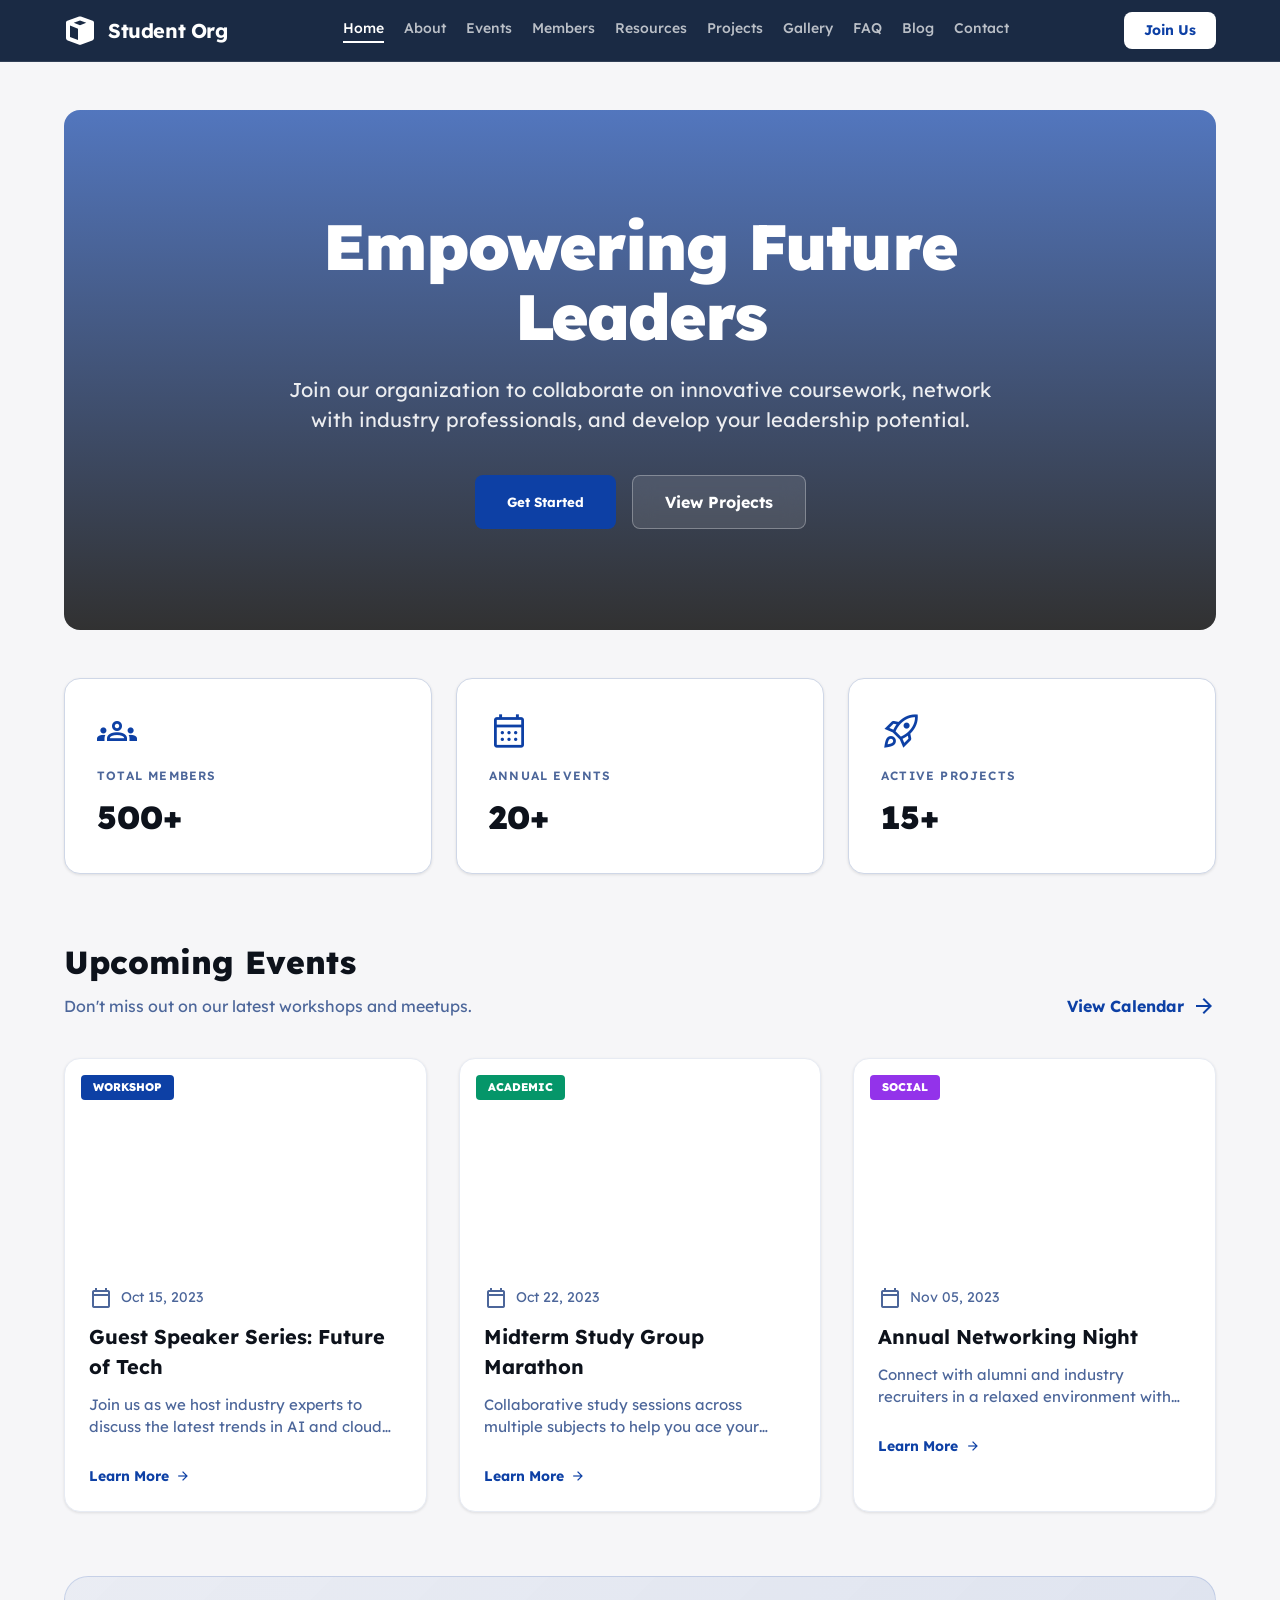
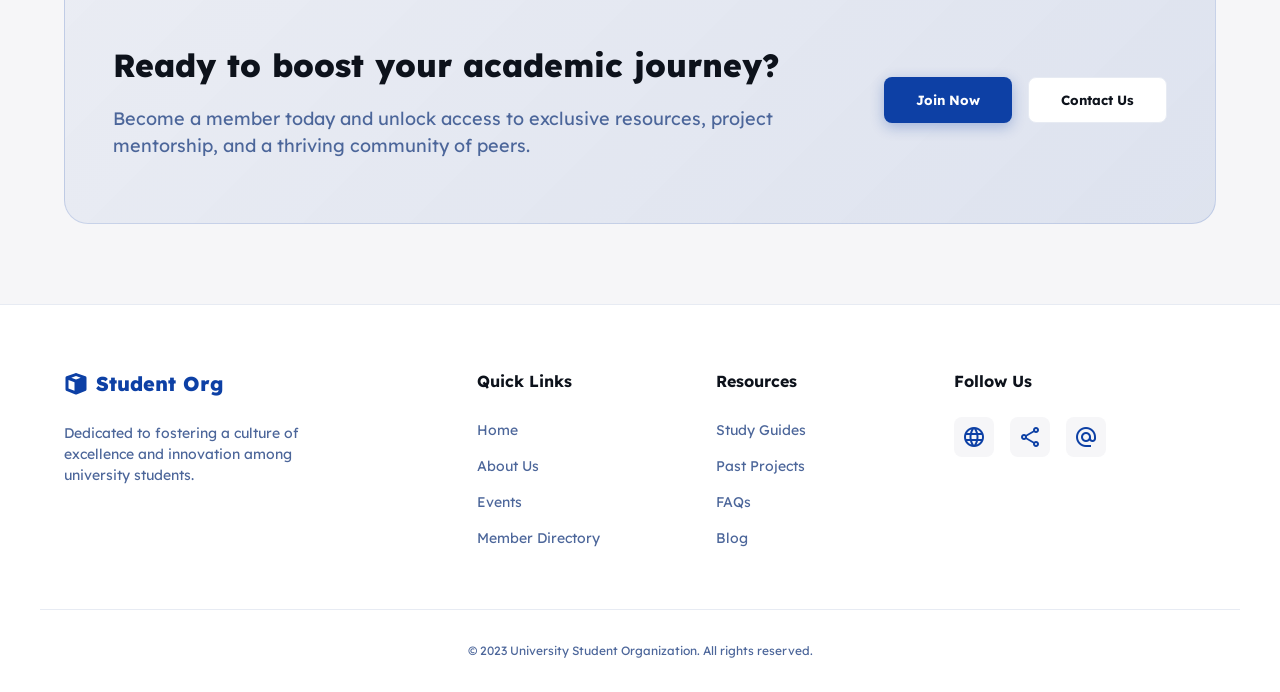
<file: index.html>
<!doctype html>
<html lang="en">
  <head>
    <meta charset="utf-8" />
    <meta content="width=device-width, initial-scale=1.0" name="viewport" />
    <title>Home - Student Org</title>
    <link
      href="https://fonts.googleapis.com/css2?family=Lexend:wght@300;400;500;600;700&amp;display=swap"
      rel="stylesheet"
    />
    <link
      href="https://fonts.googleapis.com/css2?family=Material+Symbols+Outlined:wght,FILL@100..700,0..1&amp;display=swap"
      rel="stylesheet"
    />
    <link rel="stylesheet" href="style/index.css" />
  </head>
  <body>
    <!-- Header Section-->
    <header class="header">
      <div class="container nav-container">
        <div class="logo-area">
          <svg
            class="logo-svg"
            viewBox="0 0 48 48"
            xmlns="http://www.w3.org/2000/svg"
          >
            <path
              clip-rule="evenodd"
              d="M24 18.4228L42 11.475V34.3663C42 34.7796 41.7457 35.1504 41.3601 35.2992L24 42V18.4228Z"
              fill-rule="evenodd"
            ></path>
            <path
              clip-rule="evenodd"
              d="M24 8.18819L33.4123 11.574L24 15.2071L14.5877 11.574L24 8.18819ZM9 15.8487L21 20.4805V37.6263L9 32.9945V15.8487ZM27 37.6263V20.4805L39 15.8487V32.9945L27 37.6263ZM25.354 2.29885C24.4788 1.98402 23.5212 1.98402 22.646 2.29885L4.98454 8.65208C3.7939 9.08038 3 10.2097 3 11.475V34.3663C3 36.0196 4.01719 37.5026 5.55962 38.098L22.9197 44.7987C23.6149 45.0671 24.3851 45.0671 25.0803 44.7987L42.4404 38.098C43.9828 37.5026 45 36.0196 45 34.3663V11.475C45 10.2097 44.2061 9.08038 43.0155 8.65208L25.354 2.29885Z"
              fill-rule="evenodd"
            ></path>
          </svg>
          <a class="logo-text" href="index.html">Student Org</a>
        </div>
        <nav class="nav-links" id="mobileNav">
          <a class="nav-link active" href="index.html">Home</a>
          <a class="nav-link" href="./aboutus">About</a>
          <a class="nav-link" href="./eventscalendar">Events</a>
          <a class="nav-link" href="./committee">Members</a>
          <a class="nav-link" href="./academicRepository">Resources</a>
          <a class="nav-link" href="./projects">Projects</a>
          <a class="nav-link" href="./gallery">Gallery</a>
          <a class="nav-link" href="./faq">FAQ</a>
          <a class="nav-link" href="./new&announcement">Blog</a>
          <a class="nav-link" href="./contactus">Contact</a>
        </nav>
        <div class="nav-actions">
          <a class="btn-join" href="./becomemember/">Join Us</a>
          <button
            class="menu-toggle"
            style="background: none; color: white; display: none"
          >
            <span class="material-symbols-outlined">menu</span>
          </button>
        </div>
      </div>
    </header>

    <div class="nav-overlay" id="navOverlay"></div>

    <!-- hero container section-->
    <main class="container">
      <section class="hero">
        <div class="hero-banner">
          <div class="hero-content">
            <h1 class="hero-title">Empowering Future Leaders</h1>
            <p class="hero-description">
              Join our organization to collaborate on innovative coursework,
              network with industry professionals, and develop your leadership
              potential.
            </p>
            <div class="hero-btns">
              <button class="btn-primary">Get Started</button>
              <a class="btn-outline" href="/projects">View Projects</a>
            </div>
          </div>
        </div>
      </section>
      <section class="stats-grid">
        <div class="stat-card">
          <span class="material-symbols-outlined stat-icon">groups</span>
          <p class="stat-label">Total Members</p>
          <p class="stat-value">500+</p>
        </div>
        <div class="stat-card">
          <span class="material-symbols-outlined stat-icon"
            >calendar_month</span
          >
          <p class="stat-label">Annual Events</p>
          <p class="stat-value">20+</p>
        </div>
        <div class="stat-card">
          <span class="material-symbols-outlined stat-icon">rocket_launch</span>
          <p class="stat-label">Active Projects</p>
          <p class="stat-value">15+</p>
        </div>
      </section>
      <section id="events">
        <div class="section-header">
          <div>
            <h2 class="section-title">Upcoming Events</h2>
            <p class="section-subtitle">
              Don't miss out on our latest workshops and meetups.
            </p>
          </div>
          <a class="view-all" href="./eventscalendar/"
            >View Calendar
            <span class="material-symbols-outlined">arrow_forward</span></a
          >
        </div>
        <div class="events-grid">
          <article class="event-card">
            <div
              class="event-image"
              style="
                background-image: url(&quot;https://lh3.googleusercontent.com/aida-public/[base64]&quot;);
              "
            >
              <span class="event-badge">Workshop</span>
            </div>
            <div class="event-body">
              <div class="event-meta">
                <span class="material-symbols-outlined">calendar_today</span>
                <span>Oct 15, 2023</span>
              </div>
              <h3 class="event-title">Guest Speaker Series: Future of Tech</h3>
              <p class="event-desc">
                Join us as we host industry experts to discuss the latest trends
                in AI and cloud computing.
              </p>
              <a class="event-link" href="#"
                >Learn More
                <span class="material-symbols-outlined" style="font-size: 1rem"
                  >arrow_forward</span
                ></a
              >
            </div>
          </article>
          <article class="event-card">
            <div
              class="event-image"
              style="
                background-image: url(&quot;https://lh3.googleusercontent.com/aida-public/[base64]&quot;);
              "
            >
              <span class="event-badge" style="background-color: #059669"
                >Academic</span
              >
            </div>
            <div class="event-body">
              <div class="event-meta">
                <span class="material-symbols-outlined">calendar_today</span>
                <span>Oct 22, 2023</span>
              </div>
              <h3 class="event-title">Midterm Study Group Marathon</h3>
              <p class="event-desc">
                Collaborative study sessions across multiple subjects to help
                you ace your midterms.
              </p>
              <a class="event-link" href="#"
                >Learn More
                <span class="material-symbols-outlined" style="font-size: 1rem"
                  >arrow_forward</span
                ></a
              >
            </div>
          </article>
          <article class="event-card">
            <div
              class="event-image"
              style="
                background-image: url(&quot;https://lh3.googleusercontent.com/aida-public/[base64]&quot;);
              "
            >
              <span class="event-badge" style="background-color: #9333ea"
                >Social</span
              >
            </div>
            <div class="event-body">
              <div class="event-meta">
                <span class="material-symbols-outlined">calendar_today</span>
                <span>Nov 05, 2023</span>
              </div>
              <h3 class="event-title">Annual Networking Night</h3>
              <p class="event-desc">
                Connect with alumni and industry recruiters in a relaxed
                environment with refreshments.
              </p>
              <a class="event-link" href="#"
                >Learn More
                <span class="material-symbols-outlined" style="font-size: 1rem"
                  >arrow_forward</span
                ></a
              >
            </div>
          </article>
        </div>
      </section>
      <section class="cta-box">
        <div class="cta-content">
          <h3 class="cta-title">Ready to boost your academic journey?</h3>
          <p class="cta-text">
            Become a member today and unlock access to exclusive resources,
            project mentorship, and a thriving community of peers.
          </p>
        </div>
        <div class="cta-actions">
          <button
            class="btn-primary"
            style="box-shadow: 0 4px 14px rgba(13, 64, 165, 0.3)"
          >
            Join Now
          </button>
          <button
            id="contactBtn"
            class="btn-outline"
            style="
              color: var(--text-main);
              border-color: var(--border-color);
              background: var(--white);
            "
            onclick="goToContact()"
          >
            Contact Us
          </button>
        </div>
      </section>
    </main>

    <!-- Footer Section -->
    <footer class="footer">
      <div class="container footer-grid">
        <div>
          <div class="footer-logo">
            <svg
              fill="currentColor"
              style="width: 24px; height: 24px"
              viewBox="0 0 48 48"
            >
              <path
                clip-rule="evenodd"
                d="M24 18.4228L42 11.475V34.3663C42 34.7796 41.7457 35.1504 41.3601 35.2992L24 42V18.4228Z"
                fill-rule="evenodd"
              ></path>
              <path
                clip-rule="evenodd"
                d="M24 8.18819L33.4123 11.574L24 15.2071L14.5877 11.574L24 8.18819ZM9 15.8487L21 20.4805V37.6263L9 32.9945V15.8487ZM27 37.6263V20.4805L39 15.8487V32.9945L27 37.6263ZM25.354 2.29885C24.4788 1.98402 23.5212 1.98402 22.646 2.29885L4.98454 8.65208C3.7939 9.08038 3 10.2097 3 11.475V34.3663C3 36.0196 4.01719 37.5026 5.55962 38.098L22.9197 44.7987C23.6149 45.0671 24.3851 45.0671 25.0803 44.7987L42.4404 38.098C43.9828 37.5026 45 36.0196 45 34.3663V11.475C45 10.2097 44.2061 9.08038 43.0155 8.65208L25.354 2.29885Z"
                fill-rule="evenodd"
              ></path>
            </svg>
            Student Org
          </div>
          <p class="footer-tagline">
            Dedicated to fostering a culture of excellence and innovation among
            university students.
          </p>
        </div>
        <div>
          <h4 class="footer-heading">Quick Links</h4>
          <ul class="footer-list">
            <li class="footer-item">
              <a class="footer-link" href="./index.html">Home</a>
            </li>
            <li class="footer-item">
              <a class="footer-link" href="./aboutus">About Us</a>
            </li>
            <li class="footer-item">
              <a class="footer-link" href="./eventscalendar/">Events</a>
            </li>
            <li class="footer-item">
              <a class="footer-link" href="./committee/">Member Directory</a>
            </li>
          </ul>
        </div>
        <div>
          <h4 class="footer-heading">Resources</h4>
          <ul class="footer-list">
            <li class="footer-item">
              <a class="footer-link" href="./academicRepository"
                >Study Guides</a
              >
            </li>
            <li class="footer-item">
              <a class="footer-link" href="./projects">Past Projects</a>
            </li>
            <li class="footer-item">
              <a class="footer-link" href="./faq">FAQs</a>
            </li>
            <li class="footer-item">
              <a class="footer-link" href="#">Blog</a>
            </li>
          </ul>
        </div>
        <div>
          <h4 class="footer-heading">Follow Us</h4>
          <div class="social-icons">
            <a class="social-btn" href="#"
              ><span class="material-symbols-outlined">language</span></a
            >
            <a class="social-btn" href="#"
              ><span class="material-symbols-outlined">share</span></a
            >
            <a class="social-btn" href="#"
              ><span class="material-symbols-outlined">alternate_email</span></a
            >
          </div>
        </div>
      </div>
      <div class="container copyright">
        © 2023 University Student Organization. All rights reserved.
      </div>
    </footer>
    <script>
      document
        .getElementById("contactBtn")
        .addEventListener("click", function () {
          window.location.href = "contactus";
        });
    </script>
  </body>
</html>
</file>
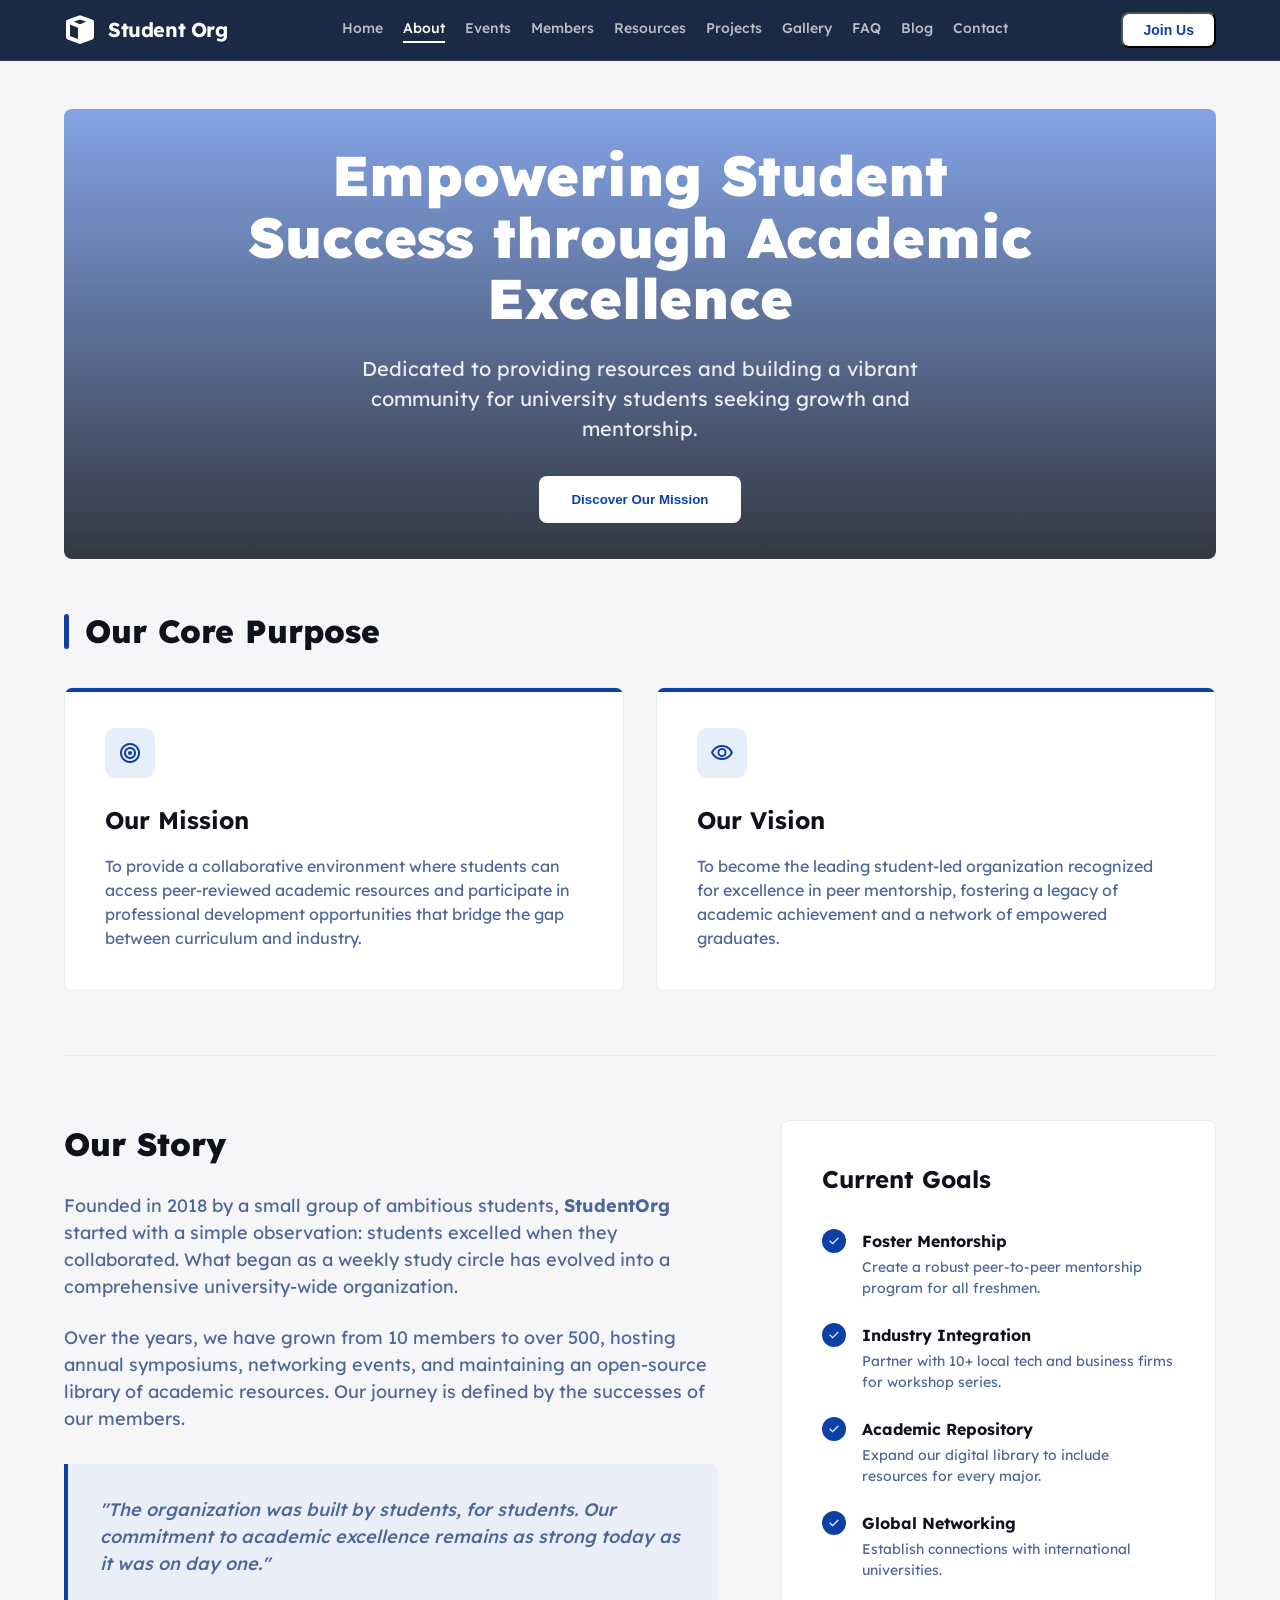
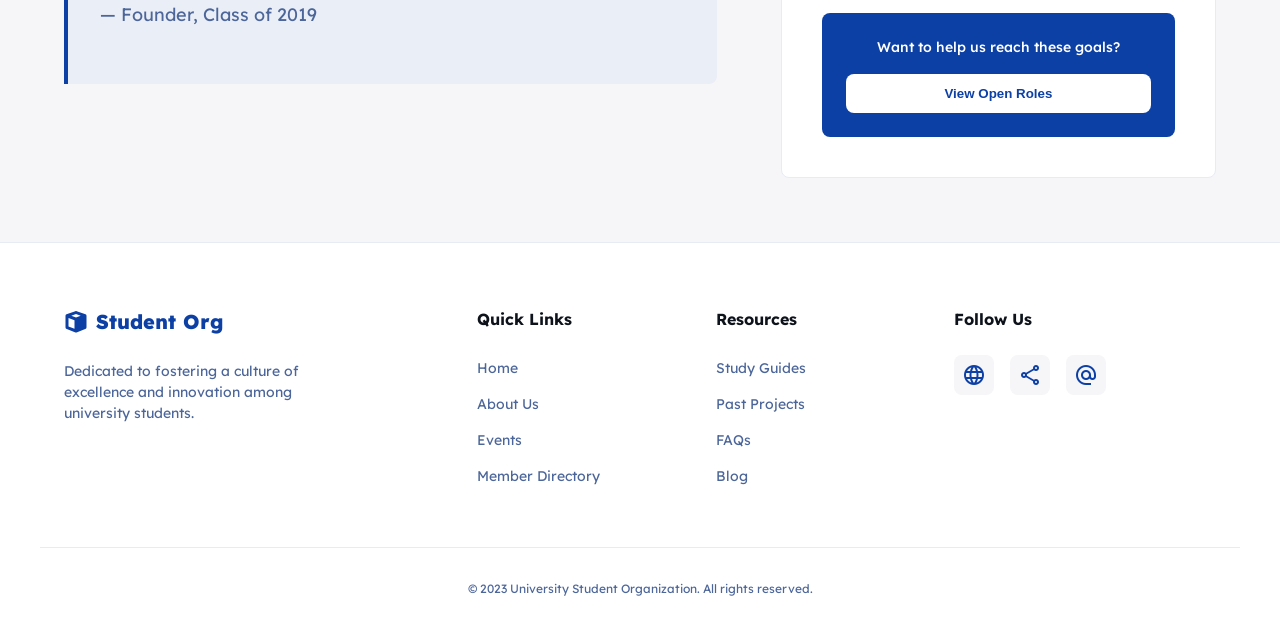
<file: aboutus/index.html>
<!doctype html>
<html lang="en">
  <head>
    <meta charset="utf-8" />
    <meta content="width=device-width, initial-scale=1.0" name="viewport" />
    <title>About Our Organization | StudentOrg</title>
    <link
      href="https://fonts.googleapis.com/css2?family=Lexend:wght@300;400;500;600;700&amp;display=swap"
      rel="stylesheet"
    />
    <link
      href="https://fonts.googleapis.com/css2?family=Material+Symbols+Outlined:wght,FILL@100..700,0..1&amp;display=swap"
      rel="stylesheet"
    />
    <link rel="stylesheet" href="style.css" />
  </head>
  <body>
    <header class="header">
      <div class="container nav-container">
        <div class="logo-area">
          <svg
            class="logo-svg"
            viewBox="0 0 48 48"
            xmlns="http://www.w3.org/2000/svg"
          >
            <path
              clip-rule="evenodd"
              d="M24 18.4228L42 11.475V34.3663C42 34.7796 41.7457 35.1504 41.3601 35.2992L24 42V18.4228Z"
              fill-rule="evenodd"
            ></path>
            <path
              clip-rule="evenodd"
              d="M24 8.18819L33.4123 11.574L24 15.2071L14.5877 11.574L24 8.18819ZM9 15.8487L21 20.4805V37.6263L9 32.9945V15.8487ZM27 37.6263V20.4805L39 15.8487V32.9945L27 37.6263ZM25.354 2.29885C24.4788 1.98402 23.5212 1.98402 22.646 2.29885L4.98454 8.65208C3.7939 9.08038 3 10.2097 3 11.475V34.3663C3 36.0196 4.01719 37.5026 5.55962 38.098L22.9197 44.7987C23.6149 45.0671 24.3851 45.0671 25.0803 44.7987L42.4404 38.098C43.9828 37.5026 45 36.0196 45 34.3663V11.475C45 10.2097 44.2061 9.08038 43.0155 8.65208L25.354 2.29885Z"
              fill-rule="evenodd"
            ></path>
          </svg>
          <a class="logo-text" href="../index.html">Student Org</a>
        </div>
        <nav class="nav-links">
          <a class="nav-link" href="../index.html">Home</a>
          <a class="nav-link active" href="../aboutus">About</a>
          <a class="nav-link" href="../eventscalendar">Events</a>
          <a class="nav-link" href="../committee/">Members</a>
          <a class="nav-link" href="../academicRepository/">Resources</a>
          <a class="nav-link" href="../projects/">Projects</a>
          <a class="nav-link" href="../gallery">Gallery</a>
          <a class="nav-link" href="../faq">FAQ</a>
          <a class="nav-link" href="../new&announcement/">Blog</a>
          <a class="nav-link" href="../contactus">Contact</a>
        </nav>
        <div class="nav-actions">
          <button class="btn-join">Join Us</button>
          <button
            class="menu-toggle"
            style="background: none; color: white; display: none"
          >
            <span class="material-symbols-outlined">menu</span>
          </button>
        </div>
      </div>
    </header>
    <main class="container">
      <section class="hero">
        <div class="hero-banner">
          <h1 class="hero-title">
            Empowering Student Success through Academic Excellence
          </h1>
          <p class="hero-subtitle">
            Dedicated to providing resources and building a vibrant community
            for university students seeking growth and mentorship.
          </p>
          <button class="hero-btn">Discover Our Mission</button>
        </div>
      </section>
      <section class="mission-vision">
        <div class="section-header">
          <span class="accent-bar"></span>
          <h2 class="section-title">Our Core Purpose</h2>
        </div>
        <div class="cards-grid">
          <div class="info-card">
            <div class="card-icon">
              <span class="material-symbols-outlined">target</span>
            </div>
            <h3 class="card-title">Our Mission</h3>
            <p class="card-text">
              To provide a collaborative environment where students can access
              peer-reviewed academic resources and participate in professional
              development opportunities that bridge the gap between curriculum
              and industry.
            </p>
          </div>
          <div class="info-card">
            <div class="card-icon">
              <span class="material-symbols-outlined">visibility</span>
            </div>
            <h3 class="card-title">Our Vision</h3>
            <p class="card-text">
              To become the leading student-led organization recognized for
              excellence in peer mentorship, fostering a legacy of academic
              achievement and a network of empowered graduates.
            </p>
          </div>
        </div>
      </section>
      <section class="content-split">
        <div class="history-content">
          <h2>Our Story</h2>
          <p>
            Founded in 2018 by a small group of ambitious students,
            <strong>StudentOrg</strong> started with a simple observation:
            students excelled when they collaborated. What began as a weekly
            study circle has evolved into a comprehensive university-wide
            organization.
          </p>
          <p>
            Over the years, we have grown from 10 members to over 500, hosting
            annual symposiums, networking events, and maintaining an open-source
            library of academic resources. Our journey is defined by the
            successes of our members.
          </p>
          <div class="quote-box">
            <p class="quote-text">
              "The organization was built by students, for students. Our
              commitment to academic excellence remains as strong today as it
              was on day one."
            </p>
            <p class="quote-author">— Founder, Class of 2019</p>
          </div>
        </div>
        <aside class="goals-sidebar">
          <h2>Current Goals</h2>
          <div class="goal-list">
            <div class="goal-item">
              <div class="goal-check">
                <span class="material-symbols-outlined" style="font-size: 14px"
                  >check</span
                >
              </div>
              <div class="goal-info">
                <h4>Foster Mentorship</h4>
                <p>
                  Create a robust peer-to-peer mentorship program for all
                  freshmen.
                </p>
              </div>
            </div>
            <div class="goal-item">
              <div class="goal-check">
                <span class="material-symbols-outlined" style="font-size: 14px"
                  >check</span
                >
              </div>
              <div class="goal-info">
                <h4>Industry Integration</h4>
                <p>
                  Partner with 10+ local tech and business firms for workshop
                  series.
                </p>
              </div>
            </div>
            <div class="goal-item">
              <div class="goal-check">
                <span class="material-symbols-outlined" style="font-size: 14px"
                  >check</span
                >
              </div>
              <div class="goal-info">
                <h4>Academic Repository</h4>
                <p>
                  Expand our digital library to include resources for every
                  major.
                </p>
              </div>
            </div>
            <div class="goal-item">
              <div class="goal-check">
                <span class="material-symbols-outlined" style="font-size: 14px"
                  >check</span
                >
              </div>
              <div class="goal-info">
                <h4>Global Networking</h4>
                <p>Establish connections with international universities.</p>
              </div>
            </div>
          </div>
          <div class="cta-box">
            <p>Want to help us reach these goals?</p>
            <button class="cta-white-btn">View Open Roles</button>
          </div>
        </aside>
      </section>
    </main>
    <!-- Footer Section -->
    <footer class="footer">
      <div class="container footer-grid">
        <div>
          <div class="footer-logo">
            <svg
              fill="currentColor"
              style="width: 24px; height: 24px"
              viewBox="0 0 48 48"
            >
              <path
                clip-rule="evenodd"
                d="M24 18.4228L42 11.475V34.3663C42 34.7796 41.7457 35.1504 41.3601 35.2992L24 42V18.4228Z"
                fill-rule="evenodd"
              ></path>
              <path
                clip-rule="evenodd"
                d="M24 8.18819L33.4123 11.574L24 15.2071L14.5877 11.574L24 8.18819ZM9 15.8487L21 20.4805V37.6263L9 32.9945V15.8487ZM27 37.6263V20.4805L39 15.8487V32.9945L27 37.6263ZM25.354 2.29885C24.4788 1.98402 23.5212 1.98402 22.646 2.29885L4.98454 8.65208C3.7939 9.08038 3 10.2097 3 11.475V34.3663C3 36.0196 4.01719 37.5026 5.55962 38.098L22.9197 44.7987C23.6149 45.0671 24.3851 45.0671 25.0803 44.7987L42.4404 38.098C43.9828 37.5026 45 36.0196 45 34.3663V11.475C45 10.2097 44.2061 9.08038 43.0155 8.65208L25.354 2.29885Z"
                fill-rule="evenodd"
              ></path>
            </svg>
            Student Org
          </div>
          <p class="footer-tagline">
            Dedicated to fostering a culture of excellence and innovation among
            university students.
          </p>
        </div>
        <div>
          <h4 class="footer-heading">Quick Links</h4>
          <ul class="footer-list">
            <li class="footer-item">
              <a class="footer-link" href="./index.html">Home</a>
            </li>
            <li class="footer-item">
              <a class="footer-link" href="./aboutus">About Us</a>
            </li>
            <li class="footer-item">
              <a class="footer-link" href="./eventscalendar/">Events</a>
            </li>
            <li class="footer-item">
              <a class="footer-link" href="./committee/">Member Directory</a>
            </li>
          </ul>
        </div>
        <div>
          <h4 class="footer-heading">Resources</h4>
          <ul class="footer-list">
            <li class="footer-item">
              <a class="footer-link" href="./academicRepository"
                >Study Guides</a
              >
            </li>
            <li class="footer-item">
              <a class="footer-link" href="./projects">Past Projects</a>
            </li>
            <li class="footer-item">
              <a class="footer-link" href="./faq">FAQs</a>
            </li>
            <li class="footer-item">
              <a class="footer-link" href="#">Blog</a>
            </li>
          </ul>
        </div>
        <div>
          <h4 class="footer-heading">Follow Us</h4>
          <div class="social-icons">
            <a class="social-btn" href="#"
              ><span class="material-symbols-outlined">language</span></a
            >
            <a class="social-btn" href="#"
              ><span class="material-symbols-outlined">share</span></a
            >
            <a class="social-btn" href="#"
              ><span class="material-symbols-outlined">alternate_email</span></a
            >
          </div>
        </div>
      </div>
      <div class="container copyright">
        © 2023 University Student Organization. All rights reserved.
      </div>
    </footer>
  </body>
</html>
</file>
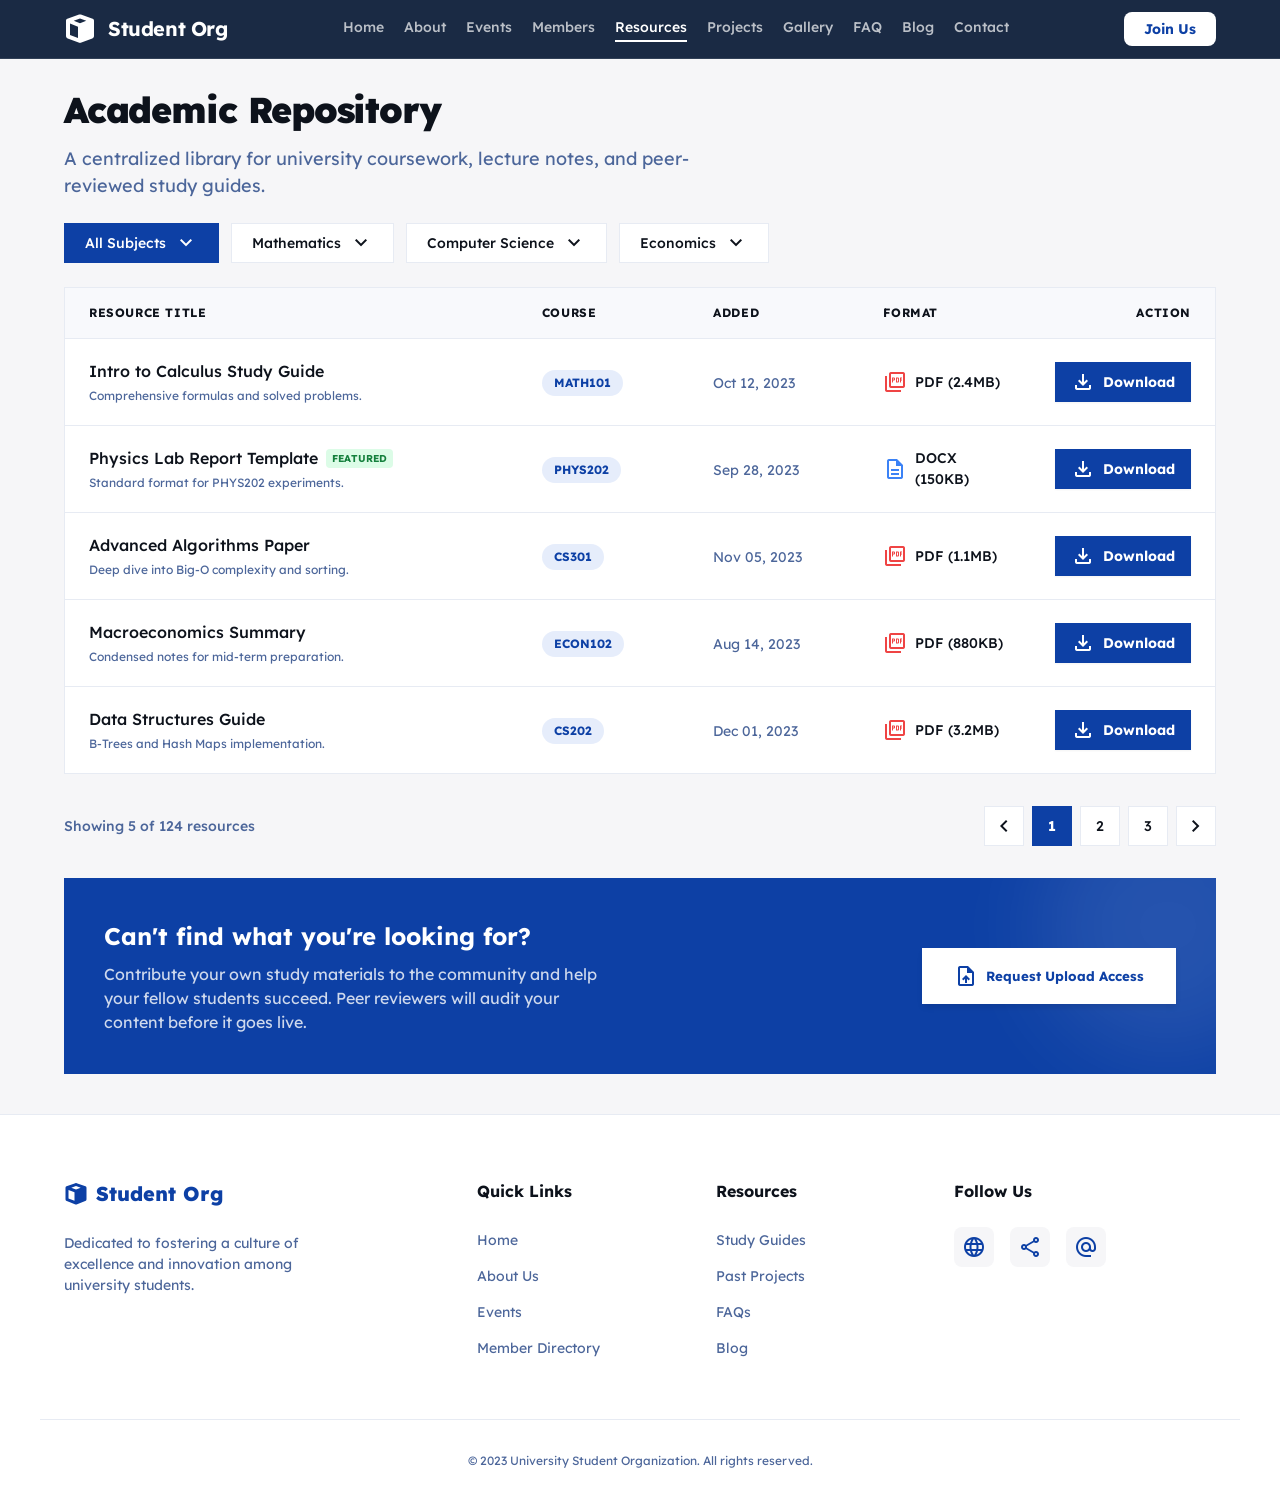
<file: academicRepository/index.html>
<!doctype html>
<html lang="en">
  <head>
    <meta charset="utf-8" />
    <meta content="width=device-width, initial-scale=1.0" name="viewport" />
    <title>Academic Resources - Student Org</title>
    <link
      href="https://fonts.googleapis.com/css2?family=Lexend:wght@300;400;500;600;700&amp;display=swap"
      rel="stylesheet"
    />
    <link
      href="https://fonts.googleapis.com/css2?family=Material+Symbols+Outlined:wght,FILL@100..700,0..1&amp;display=swap"
      rel="stylesheet"
    />
    <link rel="stylesheet" href="style.css" />
  </head>
  <body>
    <header class="header">
      <div class="container nav-container">
        <div class="logo-area">
          <svg
            class="logo-svg"
            viewBox="0 0 48 48"
            xmlns="http://www.w3.org/2000/svg"
          >
            <path
              clip-rule="evenodd"
              d="M24 18.4228L42 11.475V34.3663C42 34.7796 41.7457 35.1504 41.3601 35.2992L24 42V18.4228Z"
              fill-rule="evenodd"
            ></path>
            <path
              clip-rule="evenodd"
              d="M24 8.18819L33.4123 11.574L24 15.2071L14.5877 11.574L24 8.18819ZM9 15.8487L21 20.4805V37.6263L9 32.9945V15.8487ZM27 37.6263V20.4805L39 15.8487V32.9945L27 37.6263ZM25.354 2.29885C24.4788 1.98402 23.5212 1.98402 22.646 2.29885L4.98454 8.65208C3.7939 9.08038 3 10.2097 3 11.475V34.3663C3 36.0196 4.01719 37.5026 5.55962 38.098L22.9197 44.7987C23.6149 45.0671 24.3851 45.0671 25.0803 44.7987L42.4404 38.098C43.9828 37.5026 45 36.0196 45 34.3663V11.475C45 10.2097 44.2061 9.08038 43.0155 8.65208L25.354 2.29885Z"
              fill-rule="evenodd"
            ></path>
          </svg>
          <span class="logo-text">Student Org</span>
        </div>
        <nav class="nav-links">
          <a class="nav-link" href="../index.html">Home</a>
          <a class="nav-link" href="../aboutus">About</a>
          <a class="nav-link" href="../eventscalendar">Events</a>
          <a class="nav-link" href="../committee/">Members</a>
          <a class="nav-link active" href="../academicRepository">Resources</a>
          <a class="nav-link" href="../projects">Projects</a>
          <a class="nav-link" href="../gallery">Gallery</a>
          <a class="nav-link" href="../faq">FAQ</a>
          <a class="nav-link" href="../new&announcement/">Blog</a>
          <a class="nav-link" href="../contactus">Contact</a>
        </nav>
        <div class="nav-actions">
          <button class="btn-join">Join Us</button>
          <button
            class="menu-toggle"
            style="background: none; color: white; display: none"
          >
            <span class="material-symbols-outlined">menu</span>
          </button>
        </div>
      </div>
    </header>
    <main class="container">
      <div class="page-header">
        <h1>Academic Repository</h1>
        <p>
          A centralized library for university coursework, lecture notes, and
          peer-reviewed study guides.
        </p>
      </div>
      <div class="filters">
        <button class="filter-btn active" data-tab="tab1">
          All Subjects
          <span class="material-symbols-outlined">expand_more</span>
        </button>
        <button class="filter-btn" data-tab="tab2">
          Mathematics <span class="material-symbols-outlined">expand_more</span>
        </button>
        <button class="filter-btn" data-tab="tab3">
          Computer Science
          <span class="material-symbols-outlined">expand_more</span>
        </button>
        <button class="filter-btn" data-tab="tab4">
          Economics <span class="material-symbols-outlined">expand_more</span>
        </button>
      </div>
      <div class="resource-card active" id="tab1">
        <table class="resource-table">
          <thead>
            <tr>
              <th style="width: 40%">Resource Title</th>
              <th style="width: 15%">Course</th>
              <th style="width: 15%">Added</th>
              <th style="width: 15%">Format</th>
              <th style="width: 15%; text-align: right">Action</th>
            </tr>
          </thead>
          <tbody>
            <tr>
              <td>
                <span class="res-title">Intro to Calculus Study Guide</span>
                <span class="res-desc"
                  >Comprehensive formulas and solved problems.</span
                >
              </td>
              <td><span class="badge-course">MATH101</span></td>
              <td>
                <span style="font-size: 0.875rem; color: var(--text-muted)"
                  >Oct 12, 2023</span
                >
              </td>
              <td>
                <div class="format-info">
                  <span class="material-symbols-outlined icon-pdf"
                    >picture_as_pdf</span
                  >
                  <span>PDF (2.4MB)</span>
                </div>
              </td>
              <td style="text-align: right">
                <button class="btn-download">
                  <span class="material-symbols-outlined">download</span>
                  Download
                </button>
              </td>
            </tr>
            <tr>
              <td>
                <div style="display: flex; align-items: center">
                  <span class="res-title">Physics Lab Report Template</span>
                  <span class="badge-featured">Featured</span>
                </div>
                <span class="res-desc"
                  >Standard format for PHYS202 experiments.</span
                >
              </td>
              <td><span class="badge-course">PHYS202</span></td>
              <td>
                <span style="font-size: 0.875rem; color: var(--text-muted)"
                  >Sep 28, 2023</span
                >
              </td>
              <td>
                <div class="format-info">
                  <span class="material-symbols-outlined icon-doc"
                    >description</span
                  >
                  <span>DOCX (150KB)</span>
                </div>
              </td>
              <td style="text-align: right">
                <button class="btn-download">
                  <span class="material-symbols-outlined">download</span>
                  Download
                </button>
              </td>
            </tr>
            <tr>
              <td>
                <span class="res-title">Advanced Algorithms Paper</span>
                <span class="res-desc"
                  >Deep dive into Big-O complexity and sorting.</span
                >
              </td>
              <td><span class="badge-course">CS301</span></td>
              <td>
                <span style="font-size: 0.875rem; color: var(--text-muted)"
                  >Nov 05, 2023</span
                >
              </td>
              <td>
                <div class="format-info">
                  <span class="material-symbols-outlined icon-pdf"
                    >picture_as_pdf</span
                  >
                  <span>PDF (1.1MB)</span>
                </div>
              </td>
              <td style="text-align: right">
                <button class="btn-download">
                  <span class="material-symbols-outlined">download</span>
                  Download
                </button>
              </td>
            </tr>
            <tr>
              <td>
                <span class="res-title">Macroeconomics Summary</span>
                <span class="res-desc"
                  >Condensed notes for mid-term preparation.</span
                >
              </td>
              <td><span class="badge-course">ECON102</span></td>
              <td>
                <span style="font-size: 0.875rem; color: var(--text-muted)"
                  >Aug 14, 2023</span
                >
              </td>
              <td>
                <div class="format-info">
                  <span class="material-symbols-outlined icon-pdf"
                    >picture_as_pdf</span
                  >
                  <span>PDF (880KB)</span>
                </div>
              </td>
              <td style="text-align: right">
                <button class="btn-download">
                  <span class="material-symbols-outlined">download</span>
                  Download
                </button>
              </td>
            </tr>
            <tr>
              <td>
                <span class="res-title">Data Structures Guide</span>
                <span class="res-desc"
                  >B-Trees and Hash Maps implementation.</span
                >
              </td>
              <td><span class="badge-course">CS202</span></td>
              <td>
                <span style="font-size: 0.875rem; color: var(--text-muted)"
                  >Dec 01, 2023</span
                >
              </td>
              <td>
                <div class="format-info">
                  <span class="material-symbols-outlined icon-pdf"
                    >picture_as_pdf</span
                  >
                  <span>PDF (3.2MB)</span>
                </div>
              </td>
              <td style="text-align: right">
                <button class="btn-download">
                  <span class="material-symbols-outlined">download</span>
                  Download
                </button>
              </td>
            </tr>
          </tbody>
        </table>
      </div>
      <div class="resource-card" id="tab2">
        <table class="resource-table">
          <thead>
            <tr>
              <th style="width: 40%">Resource Title</th>
              <th style="width: 15%">Course</th>
              <th style="width: 15%">Added</th>
              <th style="width: 15%">Format</th>
              <th style="width: 15%; text-align: right">Action</th>
            </tr>
          </thead>
          <tbody>
            <tr>
              <td>
                <span class="res-title">Calculus Formula Sheet</span>
                <span class="res-desc"
                  >Important derivatives and integrals.</span
                >
              </td>
              <td><span class="badge-course">MATH201</span></td>
              <td>
                <span style="font-size: 0.875rem; color: var(--text-muted)"
                  >Jan 10, 2024</span
                >
              </td>
              <td>
                <div class="format-info">
                  <span class="material-symbols-outlined icon-pdf"
                    >picture_as_pdf</span
                  >
                  <span>PDF (1.5MB)</span>
                </div>
              </td>
              <td style="text-align: right">
                <button class="btn-download">
                  <span class="material-symbols-outlined">download</span>
                  Download
                </button>
              </td>
            </tr>

            <tr>
              <td>
                <span class="res-title">Linear Algebra Notes</span>
                <span class="res-desc"
                  >Matrices, vectors, and eigenvalues.</span
                >
              </td>
              <td><span class="badge-course">MATH202</span></td>
              <td>
                <span style="font-size: 0.875rem; color: var(--text-muted)"
                  >Feb 02, 2024</span
                >
              </td>
              <td>
                <div class="format-info">
                  <span class="material-symbols-outlined icon-pdf"
                    >picture_as_pdf</span
                  >
                  <span>PDF (2.0MB)</span>
                </div>
              </td>
              <td style="text-align: right">
                <button class="btn-download">
                  <span class="material-symbols-outlined">download</span>
                  Download
                </button>
              </td>
            </tr>
          </tbody>
        </table>
      </div>
      <div class="resource-card" id="tab3">
        <table class="resource-table">
          <thead>
            <tr>
              <th style="width: 40%">Resource Title</th>
              <th style="width: 15%">Course</th>
              <th style="width: 15%">Added</th>
              <th style="width: 15%">Format</th>
              <th style="width: 15%; text-align: right">Action</th>
            </tr>
          </thead>
          <tbody>
            <tr>
              <td>
                <span class="res-title">Operating Systems Guide</span>
                <span class="res-desc"
                  >Processes, threads, and scheduling.</span
                >
              </td>
              <td><span class="badge-course">CS303</span></td>
              <td>
                <span style="font-size: 0.875rem; color: var(--text-muted)"
                  >Mar 15, 2024</span
                >
              </td>
              <td>
                <div class="format-info">
                  <span class="material-symbols-outlined icon-pdf"
                    >picture_as_pdf</span
                  >
                  <span>PDF (2.8MB)</span>
                </div>
              </td>
              <td style="text-align: right">
                <button class="btn-download">
                  <span class="material-symbols-outlined">download</span>
                  Download
                </button>
              </td>
            </tr>

            <tr>
              <td>
                <span class="res-title">Database Design Notes</span>
                <span class="res-desc">Normalization and ER diagrams.</span>
              </td>
              <td><span class="badge-course">CS304</span></td>
              <td>
                <span style="font-size: 0.875rem; color: var(--text-muted)"
                  >Apr 05, 2024</span
                >
              </td>
              <td>
                <div class="format-info">
                  <span class="material-symbols-outlined icon-doc"
                    >description</span
                  >
                  <span>DOCX (500KB)</span>
                </div>
              </td>
              <td style="text-align: right">
                <button class="btn-download">
                  <span class="material-symbols-outlined">download</span>
                  Download
                </button>
              </td>
            </tr>
          </tbody>
        </table>
      </div>
      <div class="resource-card" id="tab4">
        <table class="resource-table">
          <thead>
            <tr>
              <th style="width: 40%">Resource Title</th>
              <th style="width: 15%">Course</th>
              <th style="width: 15%">Added</th>
              <th style="width: 15%">Format</th>
              <th style="width: 15%; text-align: right">Action</th>
            </tr>
          </thead>
          <tbody>
            <tr>
              <td>
                <span class="res-title">Microeconomics Notes</span>
                <span class="res-desc">Supply, demand, and elasticity.</span>
              </td>
              <td><span class="badge-course">ECON201</span></td>
              <td>
                <span style="font-size: 0.875rem; color: var(--text-muted)"
                  >May 12, 2024</span
                >
              </td>
              <td>
                <div class="format-info">
                  <span class="material-symbols-outlined icon-pdf"
                    >picture_as_pdf</span
                  >
                  <span>PDF (1.2MB)</span>
                </div>
              </td>
              <td style="text-align: right">
                <button class="btn-download">
                  <span class="material-symbols-outlined">download</span>
                  Download
                </button>
              </td>
            </tr>

            <tr>
              <td>
                <span class="res-title">Macroeconomic Policy Guide</span>
                <span class="res-desc">Inflation, GDP, and fiscal policy.</span>
              </td>
              <td><span class="badge-course">ECON202</span></td>
              <td>
                <span style="font-size: 0.875rem; color: var(--text-muted)"
                  >Jun 01, 2024</span
                >
              </td>
              <td>
                <div class="format-info">
                  <span class="material-symbols-outlined icon-pdf"
                    >picture_as_pdf</span
                  >
                  <span>PDF (900KB)</span>
                </div>
              </td>
              <td style="text-align: right">
                <button class="btn-download">
                  <span class="material-symbols-outlined">download</span>
                  Download
                </button>
              </td>
            </tr>
          </tbody>
        </table>
      </div>
      <div class="pagination">
        <div class="page-info">Showing 5 of 124 resources</div>
        <div class="page-nav">
          <button>
            <span class="material-symbols-outlined">chevron_left</span>
          </button>
          <button class="active">1</button>
          <button>2</button>
          <button>3</button>
          <button>
            <span class="material-symbols-outlined">chevron_right</span>
          </button>
        </div>
      </div>
      <div class="cta-banner">
        <div class="cta-content">
          <h2>Can't find what you're looking for?</h2>
          <p>
            Contribute your own study materials to the community and help your
            fellow students succeed. Peer reviewers will audit your content
            before it goes live.
          </p>
        </div>
        <button class="btn-request">
          <span class="material-symbols-outlined">upload_file</span>
          Request Upload Access
        </button>
        <div class="cta-decor-1"></div>
      </div>
    </main>
    <!-- Footer Section -->
    <footer class="footer">
      <div class="container footer-grid">
        <div>
          <div class="footer-logo">
            <svg
              fill="currentColor"
              style="width: 24px; height: 24px"
              viewBox="0 0 48 48"
            >
              <path
                clip-rule="evenodd"
                d="M24 18.4228L42 11.475V34.3663C42 34.7796 41.7457 35.1504 41.3601 35.2992L24 42V18.4228Z"
                fill-rule="evenodd"
              ></path>
              <path
                clip-rule="evenodd"
                d="M24 8.18819L33.4123 11.574L24 15.2071L14.5877 11.574L24 8.18819ZM9 15.8487L21 20.4805V37.6263L9 32.9945V15.8487ZM27 37.6263V20.4805L39 15.8487V32.9945L27 37.6263ZM25.354 2.29885C24.4788 1.98402 23.5212 1.98402 22.646 2.29885L4.98454 8.65208C3.7939 9.08038 3 10.2097 3 11.475V34.3663C3 36.0196 4.01719 37.5026 5.55962 38.098L22.9197 44.7987C23.6149 45.0671 24.3851 45.0671 25.0803 44.7987L42.4404 38.098C43.9828 37.5026 45 36.0196 45 34.3663V11.475C45 10.2097 44.2061 9.08038 43.0155 8.65208L25.354 2.29885Z"
                fill-rule="evenodd"
              ></path>
            </svg>
            Student Org
          </div>
          <p class="footer-tagline">
            Dedicated to fostering a culture of excellence and innovation among
            university students.
          </p>
        </div>
        <div>
          <h4 class="footer-heading">Quick Links</h4>
          <ul class="footer-list">
            <li class="footer-item">
              <a class="footer-link" href="./index.html">Home</a>
            </li>
            <li class="footer-item">
              <a class="footer-link" href="./aboutus">About Us</a>
            </li>
            <li class="footer-item">
              <a class="footer-link" href="./eventscalendar/">Events</a>
            </li>
            <li class="footer-item">
              <a class="footer-link" href="./committee/">Member Directory</a>
            </li>
          </ul>
        </div>
        <div>
          <h4 class="footer-heading">Resources</h4>
          <ul class="footer-list">
            <li class="footer-item">
              <a class="footer-link" href="./academicRepository"
                >Study Guides</a
              >
            </li>
            <li class="footer-item">
              <a class="footer-link" href="./projects">Past Projects</a>
            </li>
            <li class="footer-item">
              <a class="footer-link" href="./faq">FAQs</a>
            </li>
            <li class="footer-item">
              <a class="footer-link" href="#">Blog</a>
            </li>
          </ul>
        </div>
        <div>
          <h4 class="footer-heading">Follow Us</h4>
          <div class="social-icons">
            <a class="social-btn" href="#"
              ><span class="material-symbols-outlined">language</span></a
            >
            <a class="social-btn" href="#"
              ><span class="material-symbols-outlined">share</span></a
            >
            <a class="social-btn" href="#"
              ><span class="material-symbols-outlined">alternate_email</span></a
            >
          </div>
        </div>
      </div>
      <div class="container copyright">
        © 2023 University Student Organization. All rights reserved.
      </div>
    </footer>
    <script src="../js/academicRepository.js"></script>
  </body>
</html>
</file>
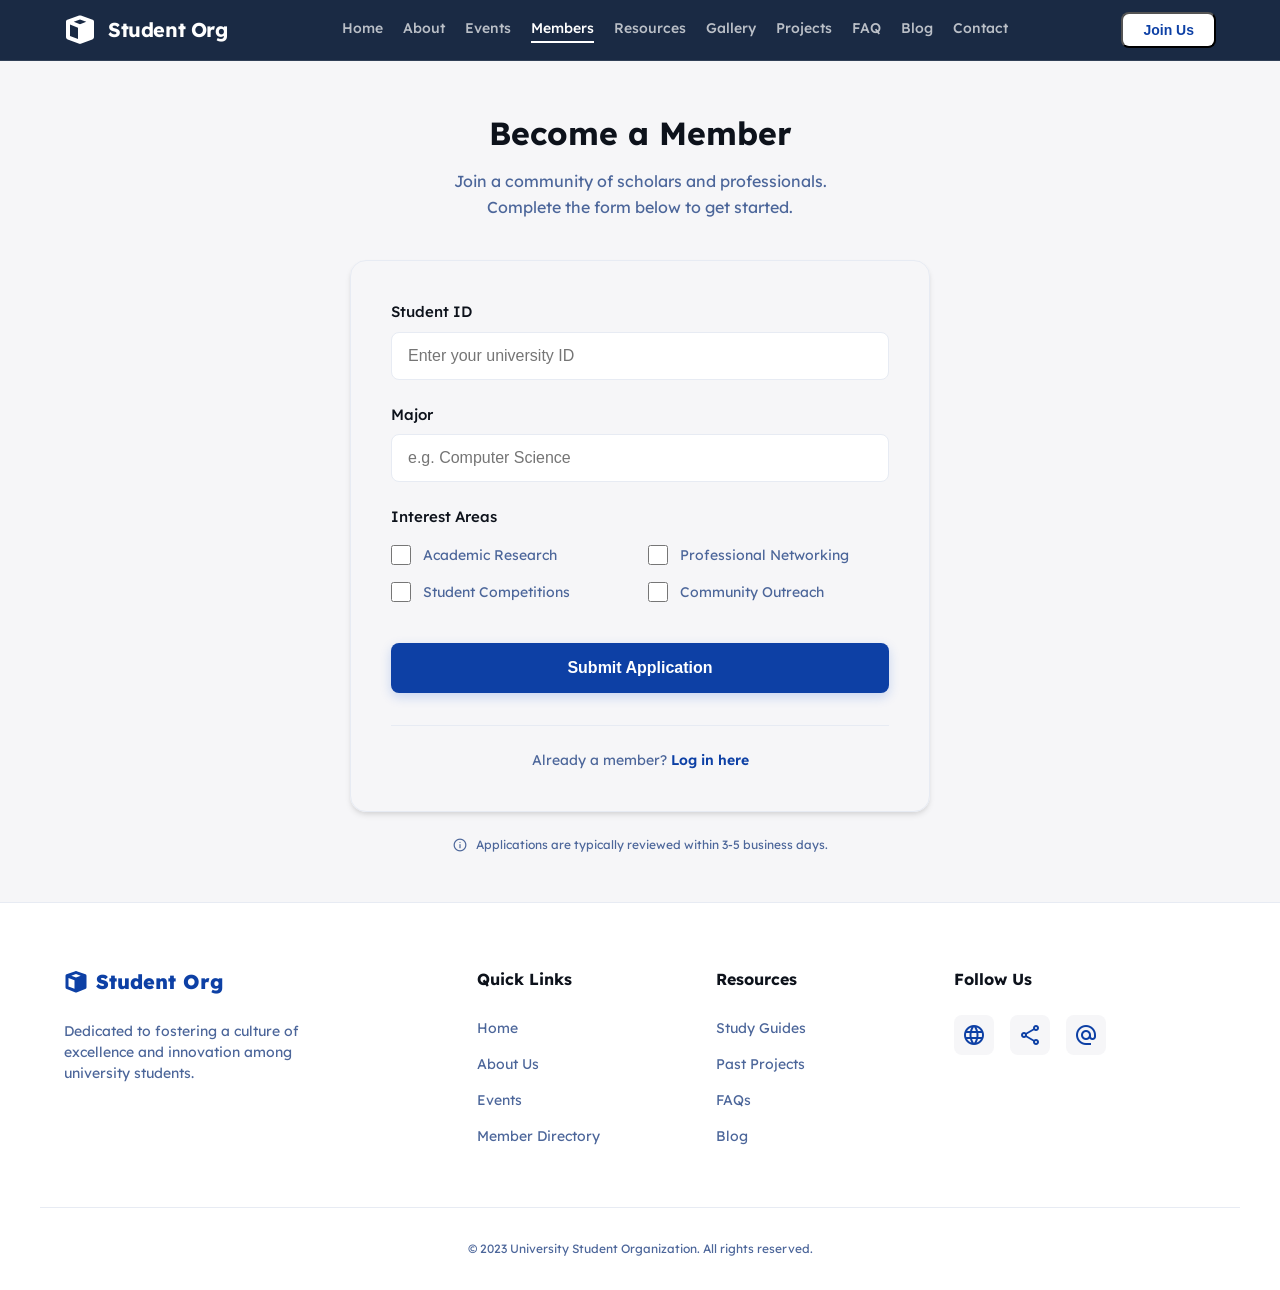
<file: becomemember/index.html>
<!doctype html>
<html lang="en">
  <head>
    <meta charset="utf-8" />
    <meta content="width=device-width, initial-scale=1.0" name="viewport" />
    <title>Join the Organization - Student Org</title>
    <link
      href="https://fonts.googleapis.com/css2?family=Lexend:wght@300;400;500;600;700&amp;display=swap"
      rel="stylesheet"
    />
    <link
      href="https://fonts.googleapis.com/css2?family=Material+Symbols+Outlined:wght,FILL@100..700,0..1&amp;display=swap"
      rel="stylesheet"
    />
    <link rel="stylesheet" href="style.css" />
  </head>
  <body>
    <header class="header">
      <div class="container nav-container">
        <div class="logo-area">
          <svg
            class="logo-svg"
            viewBox="0 0 48 48"
            xmlns="http://www.w3.org/2000/svg"
          >
            <path
              clip-rule="evenodd"
              d="M24 18.4228L42 11.475V34.3663C42 34.7796 41.7457 35.1504 41.3601 35.2992L24 42V18.4228Z"
              fill-rule="evenodd"
            ></path>
            <path
              clip-rule="evenodd"
              d="M24 8.18819L33.4123 11.574L24 15.2071L14.5877 11.574L24 8.18819ZM9 15.8487L21 20.4805V37.6263L9 32.9945V15.8487ZM27 37.6263V20.4805L39 15.8487V32.9945L27 37.6263ZM25.354 2.29885C24.4788 1.98402 23.5212 1.98402 22.646 2.29885L4.98454 8.65208C3.7939 9.08038 3 10.2097 3 11.475V34.3663C3 36.0196 4.01719 37.5026 5.55962 38.098L22.9197 44.7987C23.6149 45.0671 24.3851 45.0671 25.0803 44.7987L42.4404 38.098C43.9828 37.5026 45 36.0196 45 34.3663V11.475C45 10.2097 44.2061 9.08038 43.0155 8.65208L25.354 2.29885Z"
              fill-rule="evenodd"
            ></path>
          </svg>
          <span class="logo-text">Student Org</span>
        </div>
        <nav class="nav-links">
          <a class="nav-link" href="../index.html">Home</a>
          <a class="nav-link" href="../aboutus">About</a>
          <a class="nav-link" href="../eventscalendar">Events</a>
          <a class="nav-link active" href="../committee">Members</a>
          <a class="nav-link" href="../academicRepository">Resources</a>
          <a class="nav-link" href="../gallery">Gallery</a>
          <a class="nav-link" href="../academicRepository">Projects</a>
          <a class="nav-link" href="../faq">FAQ</a>
          <a class="nav-link" href="../new&announcement/">Blog</a>
          <a class="nav-link" href="../contactus">Contact</a>
        </nav>
        <div class="nav-actions">
          <button class="btn-join">Join Us</button>
          <button
            class="menu-toggle"
            style="background: none; color: white; display: none"
          >
            <span class="material-symbols-outlined">menu</span>
          </button>
        </div>
      </div>
    </header>
    <main class="membership-main">
      <div class="membership-container">
        <div class="header-section">
          <h1>Become a Member</h1>
          <p>
            Join a community of scholars and professionals. Complete the form
            below to get started.
          </p>
        </div>
        <div class="membership-card">
          <form id="membershipForm">
            <div class="form-group">
              <label class="form-label" for="studentId">Student ID</label>
              <input
                class="form-input"
                id="studentId"
                name="studentId"
                placeholder="Enter your university ID"
                required=""
                type="text"
              />
            </div>
            <div class="form-group">
              <label class="form-label" for="major">Major</label>
              <input
                class="form-input"
                id="major"
                name="major"
                placeholder="e.g. Computer Science"
                required=""
                type="text"
              />
            </div>
            <div class="form-group">
              <label class="form-label">Interest Areas</label>
              <div class="interest-grid">
                <label class="checkbox-container">
                  <input
                    class="checkbox-input"
                    name="interests"
                    type="checkbox"
                    value="research"
                  />
                  <span class="checkbox-label">Academic Research</span>
                </label>
                <label class="checkbox-container">
                  <input
                    class="checkbox-input"
                    name="interests"
                    type="checkbox"
                    value="networking"
                  />
                  <span class="checkbox-label">Professional Networking</span>
                </label>
                <label class="checkbox-container">
                  <input
                    class="checkbox-input"
                    name="interests"
                    type="checkbox"
                    value="competitions"
                  />
                  <span class="checkbox-label">Student Competitions</span>
                </label>
                <label class="checkbox-container">
                  <input
                    class="checkbox-input"
                    name="interests"
                    type="checkbox"
                    value="outreach"
                  />
                  <span class="checkbox-label">Community Outreach</span>
                </label>
              </div>
            </div>
            <button class="submit-btn" type="submit">Submit Application</button>
          </form>
          <div class="card-footer">
            Already a member? <a href="#">Log in here</a>
          </div>
        </div>
        <div class="info-hint">
          <span class="material-symbols-outlined" style="font-size: 1rem"
            >info</span
          >
          <span
            >Applications are typically reviewed within 3-5 business days.</span
          >
        </div>
      </div>
    </main>
    <!-- Footer Section -->
    <footer class="footer">
      <div class="container footer-grid">
        <div>
          <div class="footer-logo">
            <svg
              fill="currentColor"
              style="width: 24px; height: 24px"
              viewBox="0 0 48 48"
            >
              <path
                clip-rule="evenodd"
                d="M24 18.4228L42 11.475V34.3663C42 34.7796 41.7457 35.1504 41.3601 35.2992L24 42V18.4228Z"
                fill-rule="evenodd"
              ></path>
              <path
                clip-rule="evenodd"
                d="M24 8.18819L33.4123 11.574L24 15.2071L14.5877 11.574L24 8.18819ZM9 15.8487L21 20.4805V37.6263L9 32.9945V15.8487ZM27 37.6263V20.4805L39 15.8487V32.9945L27 37.6263ZM25.354 2.29885C24.4788 1.98402 23.5212 1.98402 22.646 2.29885L4.98454 8.65208C3.7939 9.08038 3 10.2097 3 11.475V34.3663C3 36.0196 4.01719 37.5026 5.55962 38.098L22.9197 44.7987C23.6149 45.0671 24.3851 45.0671 25.0803 44.7987L42.4404 38.098C43.9828 37.5026 45 36.0196 45 34.3663V11.475C45 10.2097 44.2061 9.08038 43.0155 8.65208L25.354 2.29885Z"
                fill-rule="evenodd"
              ></path>
            </svg>
            Student Org
          </div>
          <p class="footer-tagline">
            Dedicated to fostering a culture of excellence and innovation among
            university students.
          </p>
        </div>
        <div>
          <h4 class="footer-heading">Quick Links</h4>
          <ul class="footer-list">
            <li class="footer-item">
              <a class="footer-link" href="./index.html">Home</a>
            </li>
            <li class="footer-item">
              <a class="footer-link" href="./aboutus">About Us</a>
            </li>
            <li class="footer-item">
              <a class="footer-link" href="./eventscalendar/">Events</a>
            </li>
            <li class="footer-item">
              <a class="footer-link" href="./committee/">Member Directory</a>
            </li>
          </ul>
        </div>
        <div>
          <h4 class="footer-heading">Resources</h4>
          <ul class="footer-list">
            <li class="footer-item">
              <a class="footer-link" href="./academicRepository"
                >Study Guides</a
              >
            </li>
            <li class="footer-item">
              <a class="footer-link" href="./projects">Past Projects</a>
            </li>
            <li class="footer-item">
              <a class="footer-link" href="./faq">FAQs</a>
            </li>
            <li class="footer-item">
              <a class="footer-link" href="#">Blog</a>
            </li>
          </ul>
        </div>
        <div>
          <h4 class="footer-heading">Follow Us</h4>
          <div class="social-icons">
            <a class="social-btn" href="#"
              ><span class="material-symbols-outlined">language</span></a
            >
            <a class="social-btn" href="#"
              ><span class="material-symbols-outlined">share</span></a
            >
            <a class="social-btn" href="#"
              ><span class="material-symbols-outlined">alternate_email</span></a
            >
          </div>
        </div>
      </div>
      <div class="container copyright">
        © 2023 University Student Organization. All rights reserved.
      </div>
    </footer>
  </body>
</html>
</file>
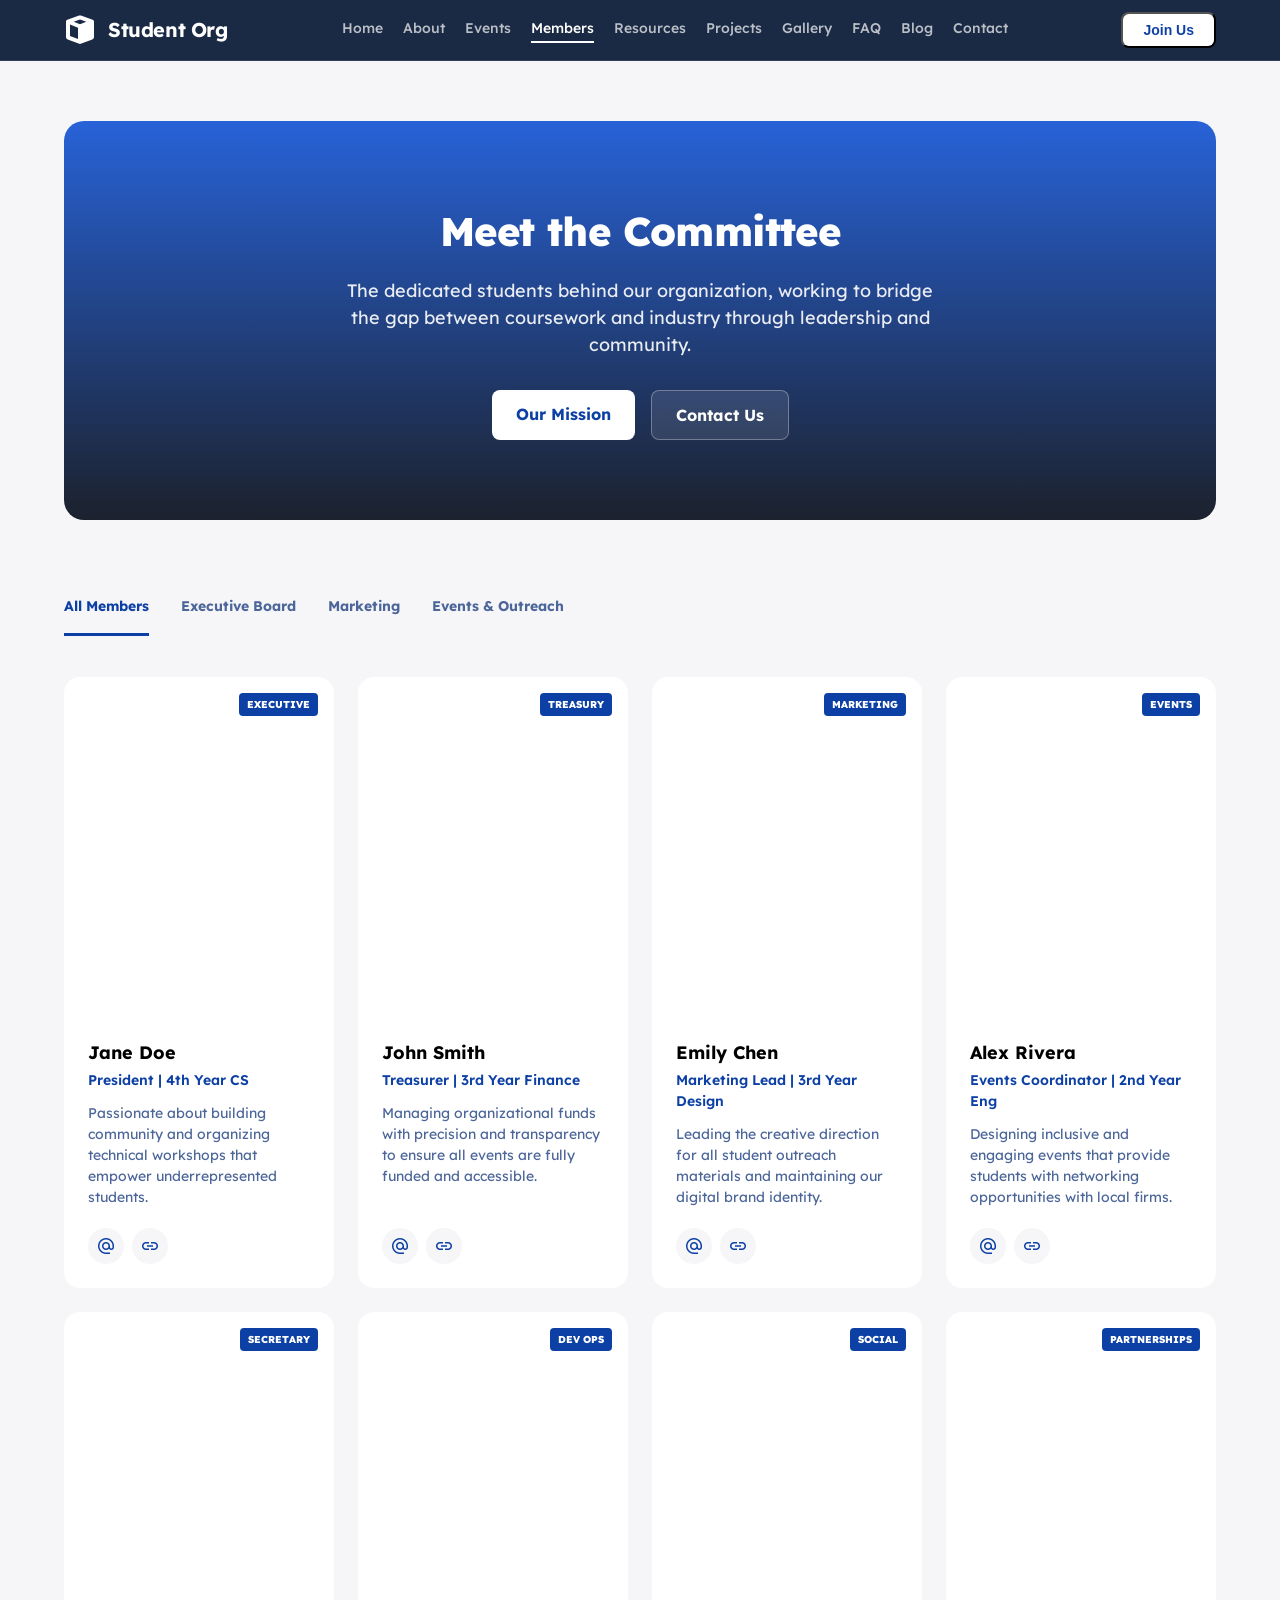
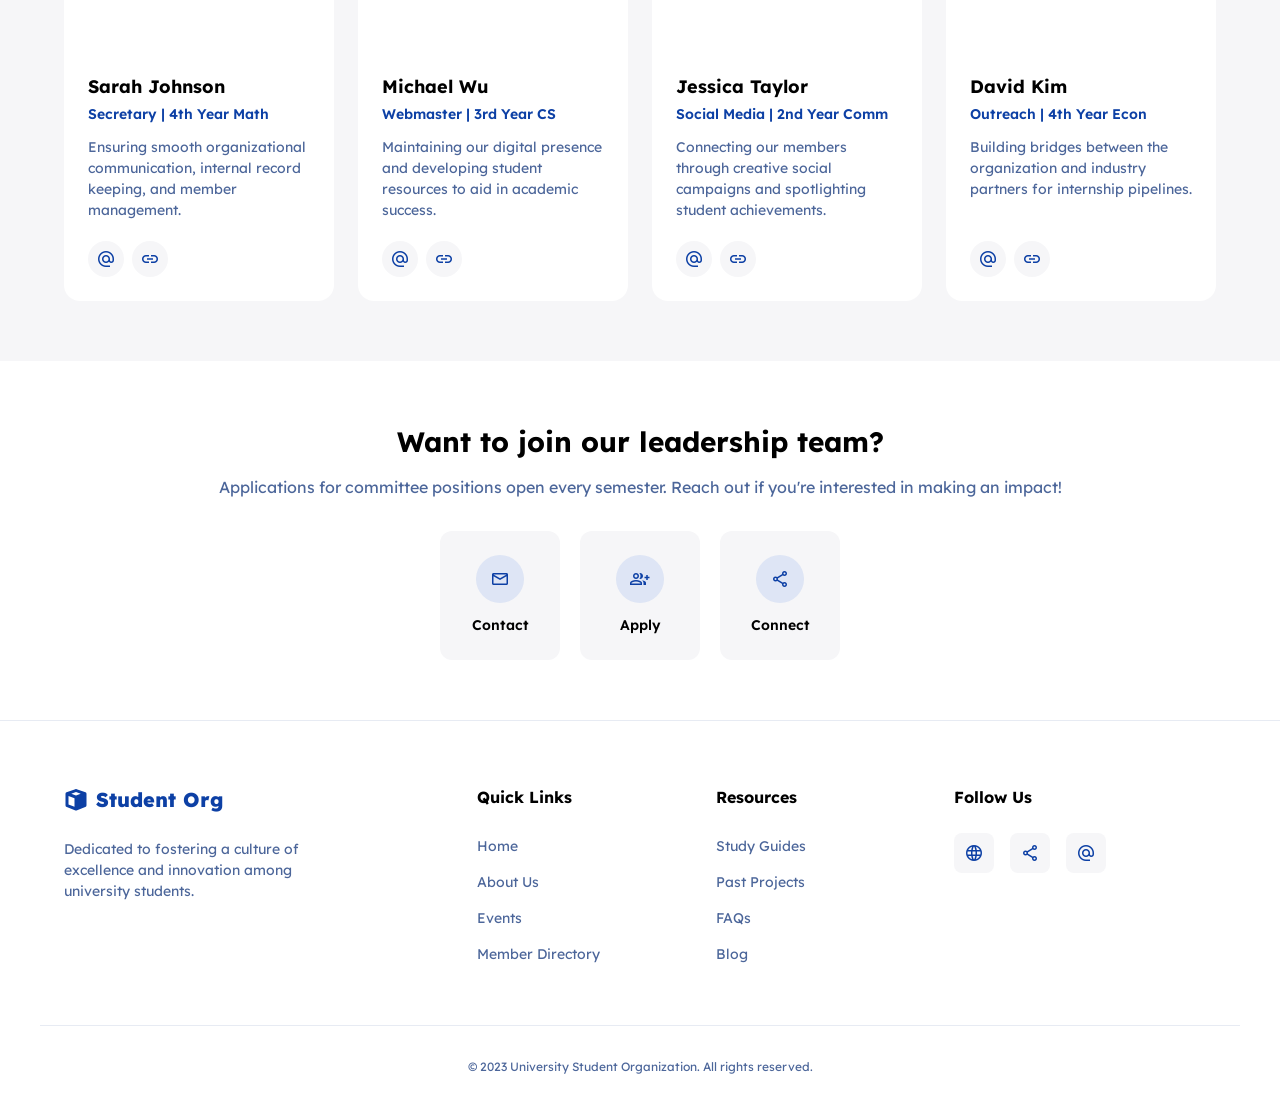
<file: committee/index.html>
<!doctype html>
<html lang="en">
  <head>
    <meta charset="utf-8" />
    <meta content="width=device-width, initial-scale=1.0" name="viewport" />
    <title>Meet the Committee | Student Org</title>
    <link
      href="https://fonts.googleapis.com/css2?family=Lexend:wght@300;400;500;600;700&amp;display=swap"
      rel="stylesheet"
    />
    <link
      href="https://fonts.googleapis.com/css2?family=Material+Symbols+Outlined:wght,FILL@100..700,0..1&amp;display=swap"
      rel="stylesheet"
    />
    <link rel="stylesheet" href="style.css" />
  </head>
  <body>
    <header class="header">
      <div class="container nav-container">
        <div class="logo-area">
          <svg
            class="logo-svg"
            viewBox="0 0 48 48"
            xmlns="http://www.w3.org/2000/svg"
          >
            <path
              clip-rule="evenodd"
              d="M24 18.4228L42 11.475V34.3663C42 34.7796 41.7457 35.1504 41.3601 35.2992L24 42V18.4228Z"
              fill-rule="evenodd"
            ></path>
            <path
              clip-rule="evenodd"
              d="M24 8.18819L33.4123 11.574L24 15.2071L14.5877 11.574L24 8.18819ZM9 15.8487L21 20.4805V37.6263L9 32.9945V15.8487ZM27 37.6263V20.4805L39 15.8487V32.9945L27 37.6263ZM25.354 2.29885C24.4788 1.98402 23.5212 1.98402 22.646 2.29885L4.98454 8.65208C3.7939 9.08038 3 10.2097 3 11.475V34.3663C3 36.0196 4.01719 37.5026 5.55962 38.098L22.9197 44.7987C23.6149 45.0671 24.3851 45.0671 25.0803 44.7987L42.4404 38.098C43.9828 37.5026 45 36.0196 45 34.3663V11.475C45 10.2097 44.2061 9.08038 43.0155 8.65208L25.354 2.29885Z"
              fill-rule="evenodd"
            ></path>
          </svg>
          <span class="logo-text">Student Org</span>
        </div>
        <nav class="nav-links">
          <a class="nav-link" href="../index.html">Home</a>
          <a class="nav-link" href="../aboutus">About</a>
          <a class="nav-link" href="../eventscalendar">Events</a>
          <a class="nav-link active" href="../committee/">Members</a>
          <a class="nav-link" href="../academicRepository">Resources</a>
          <a class="nav-link" href="../projects">Projects</a>
          <a class="nav-link" href="../gallery">Gallery</a>
          <a class="nav-link" href="../faq">FAQ</a>
          <a class="nav-link" href="../new&announcement/">Blog</a>
          <a class="nav-link" href="../contactus">Contact</a>
        </nav>
        <div class="nav-actions">
          <button class="btn-join">Join Us</button>
          <button
            class="menu-toggle"
            style="background: none; color: white; display: none"
          >
            <span class="material-symbols-outlined">menu</span>
          </button>
        </div>
      </div>
    </header>
    <main>
      <section class="hero">
        <div class="container">
          <div class="hero-banner">
            <h1>Meet the Committee</h1>
            <p>
              The dedicated students behind our organization, working to bridge
              the gap between coursework and industry through leadership and
              community.
            </p>
            <div class="hero-btns">
              <a class="btn-white" href="#">Our Mission</a>
              <a class="btn-outline" href="../contactus/">Contact Us</a>
            </div>
          </div>
        </div>
      </section>
      <section class="tabs-section">
        <div class="container">
          <div class="tabs">
            <div class="tabs-list">
              <div class="tab-item active">All Members</div>
              <div class="tab-item">Executive Board</div>
              <div class="tab-item">Marketing</div>
              <div class="tab-item">Events &amp; Outreach</div>
            </div>
          </div>
        </div>
      </section>
      <section class="committee-section">
        <div class="container">
          <div class="committee-grid">
            <div class="profile-card">
              <div class="profile-image-wrapper">
                <div
                  class="profile-image"
                  style="
                    background-image: url(&quot;https://lh3.googleusercontent.com/aida-public/[base64]&quot;);
                    height: 100%;
                    background-size: cover;
                    background-position: center;
                  "
                ></div>
                <span class="role-tag">Executive</span>
              </div>
              <div class="profile-info">
                <h3 class="profile-name">Jane Doe</h3>
                <p class="profile-role">President | 4th Year CS</p>
                <p class="profile-bio">
                  Passionate about building community and organizing technical
                  workshops that empower underrepresented students.
                </p>
                <div class="profile-socials">
                  <a class="social-icon" href="#"
                    ><span class="material-symbols-outlined"
                      >alternate_email</span
                    ></a
                  >
                  <a class="social-icon" href="#"
                    ><span class="material-symbols-outlined">link</span></a
                  >
                </div>
              </div>
            </div>
            <div class="profile-card">
              <div class="profile-image-wrapper">
                <div
                  class="profile-image"
                  style="
                    background-image: url(&quot;https://lh3.googleusercontent.com/aida-public/[base64]&quot;);
                    height: 100%;
                    background-size: cover;
                    background-position: center;
                  "
                ></div>
                <span class="role-tag">Treasury</span>
              </div>
              <div class="profile-info">
                <h3 class="profile-name">John Smith</h3>
                <p class="profile-role">Treasurer | 3rd Year Finance</p>
                <p class="profile-bio">
                  Managing organizational funds with precision and transparency
                  to ensure all events are fully funded and accessible.
                </p>
                <div class="profile-socials">
                  <a class="social-icon" href="#"
                    ><span class="material-symbols-outlined"
                      >alternate_email</span
                    ></a
                  >
                  <a class="social-icon" href="#"
                    ><span class="material-symbols-outlined">link</span></a
                  >
                </div>
              </div>
            </div>
            <div class="profile-card">
              <div class="profile-image-wrapper">
                <div
                  class="profile-image"
                  style="
                    background-image: url(&quot;https://lh3.googleusercontent.com/aida-public/[base64]&quot;);
                    height: 100%;
                    background-size: cover;
                    background-position: center;
                  "
                ></div>
                <span class="role-tag">Marketing</span>
              </div>
              <div class="profile-info">
                <h3 class="profile-name">Emily Chen</h3>
                <p class="profile-role">Marketing Lead | 3rd Year Design</p>
                <p class="profile-bio">
                  Leading the creative direction for all student outreach
                  materials and maintaining our digital brand identity.
                </p>
                <div class="profile-socials">
                  <a class="social-icon" href="#"
                    ><span class="material-symbols-outlined"
                      >alternate_email</span
                    ></a
                  >
                  <a class="social-icon" href="#"
                    ><span class="material-symbols-outlined">link</span></a
                  >
                </div>
              </div>
            </div>
            <div class="profile-card">
              <div class="profile-image-wrapper">
                <div
                  class="profile-image"
                  style="
                    background-image: url(&quot;https://lh3.googleusercontent.com/aida-public/[base64]&quot;);
                    height: 100%;
                    background-size: cover;
                    background-position: center;
                  "
                ></div>
                <span class="role-tag">Events</span>
              </div>
              <div class="profile-info">
                <h3 class="profile-name">Alex Rivera</h3>
                <p class="profile-role">Events Coordinator | 2nd Year Eng</p>
                <p class="profile-bio">
                  Designing inclusive and engaging events that provide students
                  with networking opportunities with local firms.
                </p>
                <div class="profile-socials">
                  <a class="social-icon" href="#"
                    ><span class="material-symbols-outlined"
                      >alternate_email</span
                    ></a
                  >
                  <a class="social-icon" href="#"
                    ><span class="material-symbols-outlined">link</span></a
                  >
                </div>
              </div>
            </div>
            <div class="profile-card">
              <div class="profile-image-wrapper">
                <div
                  class="profile-image"
                  style="
                    background-image: url(&quot;https://lh3.googleusercontent.com/aida-public/[base64]&quot;);
                    height: 100%;
                    background-size: cover;
                    background-position: center;
                  "
                ></div>
                <span class="role-tag">Secretary</span>
              </div>
              <div class="profile-info">
                <h3 class="profile-name">Sarah Johnson</h3>
                <p class="profile-role">Secretary | 4th Year Math</p>
                <p class="profile-bio">
                  Ensuring smooth organizational communication, internal record
                  keeping, and member management.
                </p>
                <div class="profile-socials">
                  <a class="social-icon" href="#"
                    ><span class="material-symbols-outlined"
                      >alternate_email</span
                    ></a
                  >
                  <a class="social-icon" href="#"
                    ><span class="material-symbols-outlined">link</span></a
                  >
                </div>
              </div>
            </div>
            <div class="profile-card">
              <div class="profile-image-wrapper">
                <div
                  class="profile-image"
                  style="
                    background-image: url(&quot;https://lh3.googleusercontent.com/aida-public/[base64]&quot;);
                    height: 100%;
                    background-size: cover;
                    background-position: center;
                  "
                ></div>
                <span class="role-tag">Dev Ops</span>
              </div>
              <div class="profile-info">
                <h3 class="profile-name">Michael Wu</h3>
                <p class="profile-role">Webmaster | 3rd Year CS</p>
                <p class="profile-bio">
                  Maintaining our digital presence and developing student
                  resources to aid in academic success.
                </p>
                <div class="profile-socials">
                  <a class="social-icon" href="#"
                    ><span class="material-symbols-outlined"
                      >alternate_email</span
                    ></a
                  >
                  <a class="social-icon" href="#"
                    ><span class="material-symbols-outlined">link</span></a
                  >
                </div>
              </div>
            </div>
            <div class="profile-card">
              <div class="profile-image-wrapper">
                <div
                  class="profile-image"
                  style="
                    background-image: url(&quot;https://lh3.googleusercontent.com/aida-public/[base64]&quot;);
                    height: 100%;
                    background-size: cover;
                    background-position: center;
                  "
                ></div>
                <span class="role-tag">Social</span>
              </div>
              <div class="profile-info">
                <h3 class="profile-name">Jessica Taylor</h3>
                <p class="profile-role">Social Media | 2nd Year Comm</p>
                <p class="profile-bio">
                  Connecting our members through creative social campaigns and
                  spotlighting student achievements.
                </p>
                <div class="profile-socials">
                  <a class="social-icon" href="#"
                    ><span class="material-symbols-outlined"
                      >alternate_email</span
                    ></a
                  >
                  <a class="social-icon" href="#"
                    ><span class="material-symbols-outlined">link</span></a
                  >
                </div>
              </div>
            </div>
            <div class="profile-card">
              <div class="profile-image-wrapper">
                <div
                  class="profile-image"
                  style="
                    background-image: url(&quot;https://lh3.googleusercontent.com/aida-public/[base64]&quot;);
                    height: 100%;
                    background-size: cover;
                    background-position: center;
                  "
                ></div>
                <span class="role-tag">Partnerships</span>
              </div>
              <div class="profile-info">
                <h3 class="profile-name">David Kim</h3>
                <p class="profile-role">Outreach | 4th Year Econ</p>
                <p class="profile-bio">
                  Building bridges between the organization and industry
                  partners for internship pipelines.
                </p>
                <div class="profile-socials">
                  <a class="social-icon" href="#"
                    ><span class="material-symbols-outlined"
                      >alternate_email</span
                    ></a
                  >
                  <a class="social-icon" href="#"
                    ><span class="material-symbols-outlined">link</span></a
                  >
                </div>
              </div>
            </div>
          </div>
        </div>
      </section>
      <section class="action-footer">
        <div class="container">
          <h2>Want to join our leadership team?</h2>
          <p>
            Applications for committee positions open every semester. Reach out
            if you're interested in making an impact!
          </p>
          <div class="action-grid">
            <div class="action-card">
              <div class="action-icon">
                <span class="material-symbols-outlined">mail</span>
              </div>
              <a class="action-label" href="../contactus/">Contact</a>
            </div>
            <div class="action-card">
              <div class="action-icon">
                <span class="material-symbols-outlined">group_add</span>
              </div>
              <span class="action-label">Apply</span>
            </div>
            <div class="action-card">
              <div class="action-icon">
                <span class="material-symbols-outlined">share</span>
              </div>
              <span class="action-label">Connect</span>
            </div>
          </div>
        </div>
      </section>
    </main>
    <!-- Footer Section -->
    <footer class="footer">
      <div class="container footer-grid">
        <div>
          <div class="footer-logo">
            <svg
              fill="currentColor"
              style="width: 24px; height: 24px"
              viewBox="0 0 48 48"
            >
              <path
                clip-rule="evenodd"
                d="M24 18.4228L42 11.475V34.3663C42 34.7796 41.7457 35.1504 41.3601 35.2992L24 42V18.4228Z"
                fill-rule="evenodd"
              ></path>
              <path
                clip-rule="evenodd"
                d="M24 8.18819L33.4123 11.574L24 15.2071L14.5877 11.574L24 8.18819ZM9 15.8487L21 20.4805V37.6263L9 32.9945V15.8487ZM27 37.6263V20.4805L39 15.8487V32.9945L27 37.6263ZM25.354 2.29885C24.4788 1.98402 23.5212 1.98402 22.646 2.29885L4.98454 8.65208C3.7939 9.08038 3 10.2097 3 11.475V34.3663C3 36.0196 4.01719 37.5026 5.55962 38.098L22.9197 44.7987C23.6149 45.0671 24.3851 45.0671 25.0803 44.7987L42.4404 38.098C43.9828 37.5026 45 36.0196 45 34.3663V11.475C45 10.2097 44.2061 9.08038 43.0155 8.65208L25.354 2.29885Z"
                fill-rule="evenodd"
              ></path>
            </svg>
            Student Org
          </div>
          <p class="footer-tagline">
            Dedicated to fostering a culture of excellence and innovation among
            university students.
          </p>
        </div>
        <div>
          <h4 class="footer-heading">Quick Links</h4>
          <ul class="footer-list">
            <li class="footer-item">
              <a class="footer-link" href="./index.html">Home</a>
            </li>
            <li class="footer-item">
              <a class="footer-link" href="./aboutus">About Us</a>
            </li>
            <li class="footer-item">
              <a class="footer-link" href="./eventscalendar/">Events</a>
            </li>
            <li class="footer-item">
              <a class="footer-link" href="./committee/">Member Directory</a>
            </li>
          </ul>
        </div>
        <div>
          <h4 class="footer-heading">Resources</h4>
          <ul class="footer-list">
            <li class="footer-item">
              <a class="footer-link" href="./academicRepository"
                >Study Guides</a
              >
            </li>
            <li class="footer-item">
              <a class="footer-link" href="./projects">Past Projects</a>
            </li>
            <li class="footer-item">
              <a class="footer-link" href="./faq">FAQs</a>
            </li>
            <li class="footer-item">
              <a class="footer-link" href="#">Blog</a>
            </li>
          </ul>
        </div>
        <div>
          <h4 class="footer-heading">Follow Us</h4>
          <div class="social-icons">
            <a class="social-btn" href="#"
              ><span class="material-symbols-outlined">language</span></a
            >
            <a class="social-btn" href="#"
              ><span class="material-symbols-outlined">share</span></a
            >
            <a class="social-btn" href="#"
              ><span class="material-symbols-outlined">alternate_email</span></a
            >
          </div>
        </div>
      </div>
      <div class="container copyright">
        © 2023 University Student Organization. All rights reserved.
      </div>
    </footer>
  </body>
</html>
</file>
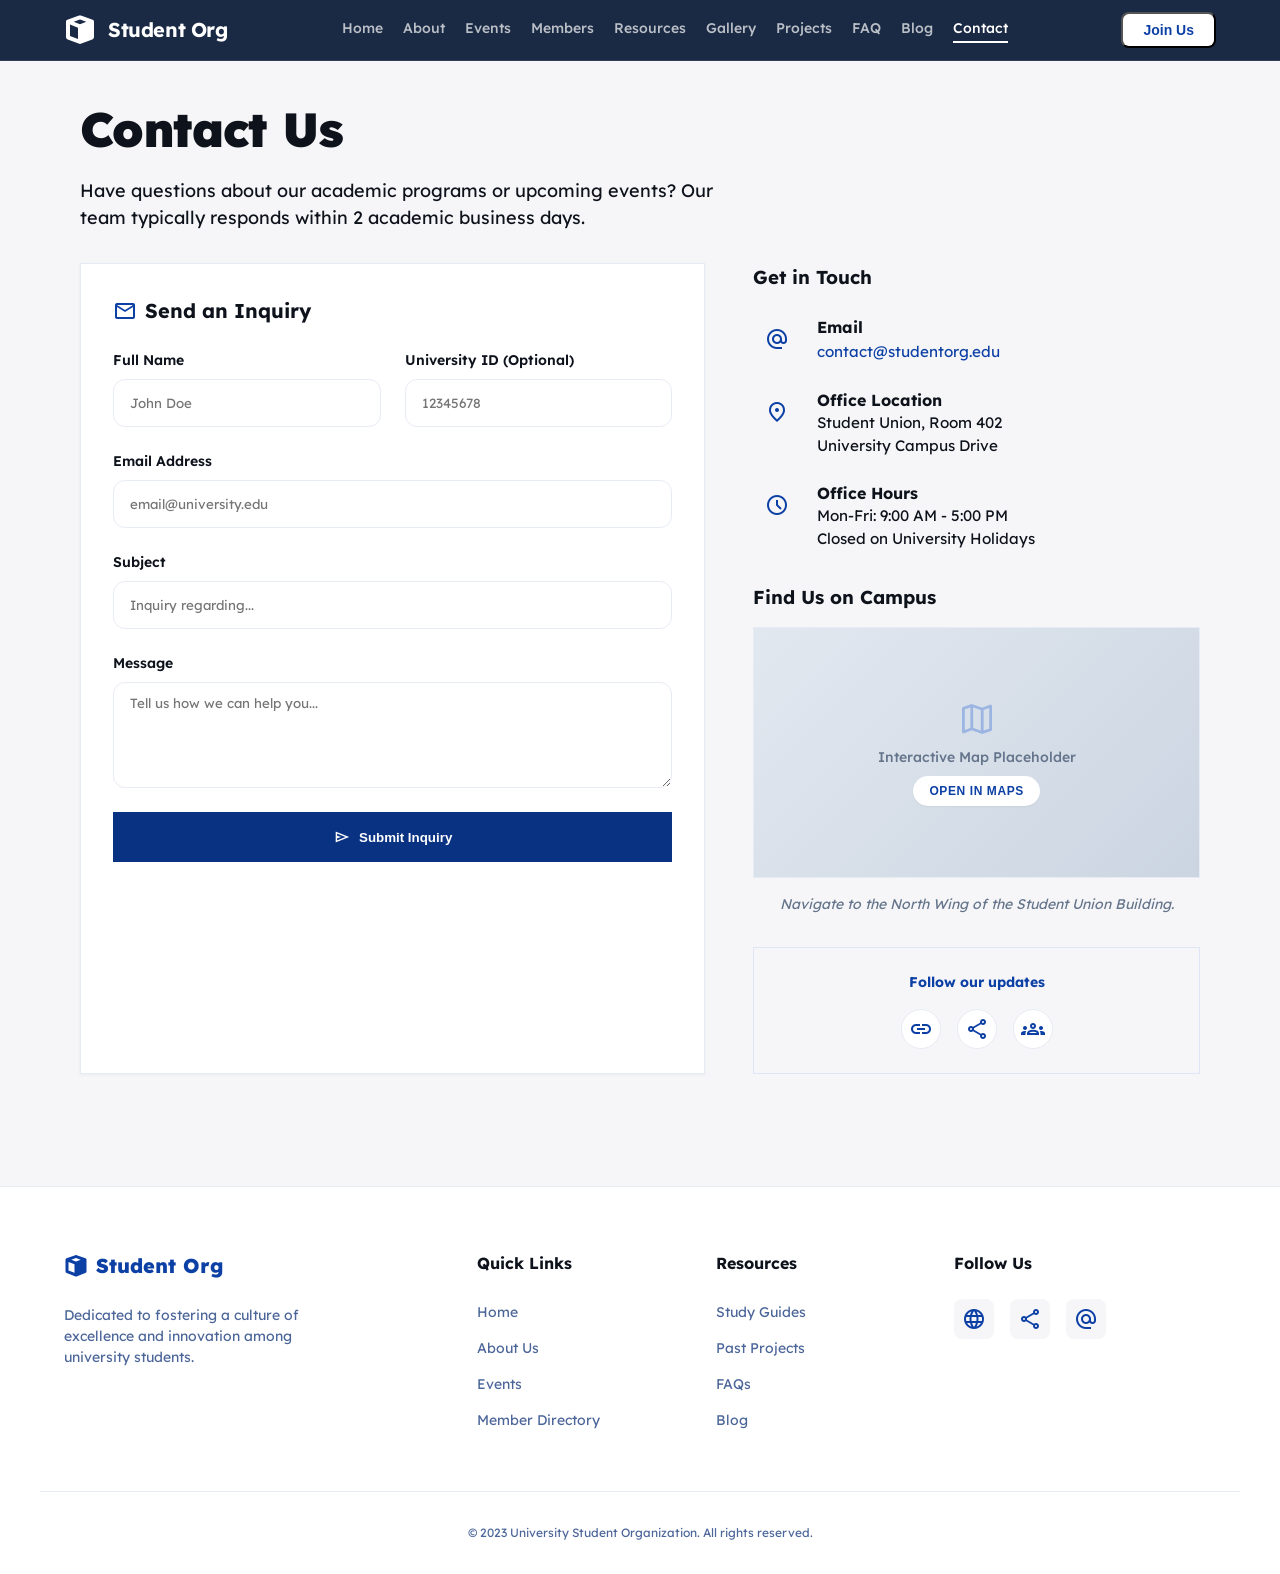
<file: contactus/index.html>
<!doctype html>
<html lang="en">
  <head>
    <meta charset="utf-8" />
    <meta content="width=device-width, initial-scale=1.0" name="viewport" />
    <title>Contact Us - Student Org</title>
    <link
      href="https://fonts.googleapis.com/css2?family=Lexend:wght@300;400;500;600;700&amp;display=swap"
      rel="stylesheet"
    />
    <link
      href="https://fonts.googleapis.com/css2?family=Material+Symbols+Outlined:wght,FILL@100..700,0..1&amp;display=swap"
      rel="stylesheet"
    />
    <link rel="stylesheet" href="style.css" />
  </head>
  <body>
    <header class="header">
      <div class="container nav-container">
        <div class="logo-area">
          <svg
            class="logo-svg"
            viewBox="0 0 48 48"
            xmlns="http://www.w3.org/2000/svg"
          >
            <path
              clip-rule="evenodd"
              d="M24 18.4228L42 11.475V34.3663C42 34.7796 41.7457 35.1504 41.3601 35.2992L24 42V18.4228Z"
              fill-rule="evenodd"
            ></path>
            <path
              clip-rule="evenodd"
              d="M24 8.18819L33.4123 11.574L24 15.2071L14.5877 11.574L24 8.18819ZM9 15.8487L21 20.4805V37.6263L9 32.9945V15.8487ZM27 37.6263V20.4805L39 15.8487V32.9945L27 37.6263ZM25.354 2.29885C24.4788 1.98402 23.5212 1.98402 22.646 2.29885L4.98454 8.65208C3.7939 9.08038 3 10.2097 3 11.475V34.3663C3 36.0196 4.01719 37.5026 5.55962 38.098L22.9197 44.7987C23.6149 45.0671 24.3851 45.0671 25.0803 44.7987L42.4404 38.098C43.9828 37.5026 45 36.0196 45 34.3663V11.475C45 10.2097 44.2061 9.08038 43.0155 8.65208L25.354 2.29885Z"
              fill-rule="evenodd"
            ></path>
          </svg>
          <span class="logo-text">Student Org</span>
        </div>
        <nav class="nav-links">
          <a class="nav-link" href="../index.html">Home</a>
          <a class="nav-link" href="../aboutus">About</a>
          <a class="nav-link" href="../eventscalendar">Events</a>
          <a class="nav-link" href="../becomemember">Members</a>
          <a class="nav-link" href="../committee">Resources</a>
          <a class="nav-link" href="../gallery">Gallery</a>
          <a class="nav-link" href="../academicRepository">Projects</a>
          <a class="nav-link" href="../faq">FAQ</a>
          <a class="nav-link" href="../new&announcement/">Blog</a>
          <a class="nav-link active" href="">Contact</a>
        </nav>
        <div class="nav-actions">
          <button class="btn-join">Join Us</button>
          <button
            class="menu-toggle"
            style="background: none; color: white; display: none"
          >
            <span class="material-symbols-outlined">menu</span>
          </button>
        </div>
      </div>
    </header>
    <main>
      <div class="page-heading">
        <h1>Contact Us</h1>
        <p>
          Have questions about our academic programs or upcoming events? Our
          team typically responds within 2 academic business days.
        </p>
      </div>
      <div class="layout-grid">
        <section class="form-card">
          <h3>
            <span
              class="material-symbols-outlined"
              style="color: var(--primary)"
              >mail</span
            >
            Send an Inquiry
          </h3>
          <form class="contact-form">
            <div class="form-row">
              <div class="form-group">
                <label>Full Name</label>
                <input placeholder="John Doe" type="text" />
              </div>
              <div class="form-group">
                <label>University ID (Optional)</label>
                <input placeholder="12345678" type="text" />
              </div>
            </div>
            <div class="form-group">
              <label>Email Address</label>
              <input placeholder="email@university.edu" type="email" />
            </div>
            <div class="form-group">
              <label>Subject</label>
              <input placeholder="Inquiry regarding..." type="text" />
            </div>
            <div class="form-group">
              <label>Message</label>
              <textarea
                placeholder="Tell us how we can help you..."
                rows="5"
              ></textarea>
            </div>
            <button class="submit-btn" type="submit">
              <span
                class="material-symbols-outlined"
                style="font-size: 1.125rem"
                >send</span
              >
              Submit Inquiry
            </button>
          </form>
        </section>
        <aside class="sidebar">
          <div class="info-block">
            <h3>Get in Touch</h3>
            <div class="info-item">
              <div class="icon-box">
                <span class="material-symbols-outlined">alternate_email</span>
              </div>
              <div class="info-content">
                <p class="label">Email</p>
                <a href="mailto:contact@studentorg.edu"
                  >contact@studentorg.edu</a
                >
              </div>
            </div>
            <div class="info-item">
              <div class="icon-box">
                <span class="material-symbols-outlined">location_on</span>
              </div>
              <div class="info-content">
                <p class="label">Office Location</p>
                <p class="detail">
                  Student Union, Room 402<br />University Campus Drive
                </p>
              </div>
            </div>
            <div class="info-item">
              <div class="icon-box">
                <span class="material-symbols-outlined">schedule</span>
              </div>
              <div class="info-content">
                <p class="label">Office Hours</p>
                <p class="detail">
                  Mon-Fri: 9:00 AM - 5:00 PM<br />Closed on University Holidays
                </p>
              </div>
            </div>
          </div>
          <div class="map-section">
            <h3>Find Us on Campus</h3>
            <div class="map-container">
              <span class="material-symbols-outlined placeholder-icon"
                >map</span
              >
              <p>Interactive Map Placeholder</p>
              <button class="map-btn">Open in Maps</button>
            </div>
            <p
              style="
                font-size: 0.875rem;
                color: #64748b;
                font-style: italic;
                text-align: center;
              "
            >
              Navigate to the North Wing of the Student Union Building.
            </p>
          </div>
          <div class="social-box">
            <p>Follow our updates</p>
            <div class="social-icons">
              <a class="social-link"
                ><span class="material-symbols-outlined">link</span></a
              >
              <a class="social-link"
                ><span class="material-symbols-outlined">share</span></a
              >
              <a class="social-link"
                ><span class="material-symbols-outlined">groups</span></a
              >
            </div>
          </div>
        </aside>
      </div>
    </main>
    <!-- Footer Section -->
    <footer class="footer">
      <div class="container footer-grid">
        <div>
          <div class="footer-logo">
            <svg
              fill="currentColor"
              style="width: 24px; height: 24px"
              viewBox="0 0 48 48"
            >
              <path
                clip-rule="evenodd"
                d="M24 18.4228L42 11.475V34.3663C42 34.7796 41.7457 35.1504 41.3601 35.2992L24 42V18.4228Z"
                fill-rule="evenodd"
              ></path>
              <path
                clip-rule="evenodd"
                d="M24 8.18819L33.4123 11.574L24 15.2071L14.5877 11.574L24 8.18819ZM9 15.8487L21 20.4805V37.6263L9 32.9945V15.8487ZM27 37.6263V20.4805L39 15.8487V32.9945L27 37.6263ZM25.354 2.29885C24.4788 1.98402 23.5212 1.98402 22.646 2.29885L4.98454 8.65208C3.7939 9.08038 3 10.2097 3 11.475V34.3663C3 36.0196 4.01719 37.5026 5.55962 38.098L22.9197 44.7987C23.6149 45.0671 24.3851 45.0671 25.0803 44.7987L42.4404 38.098C43.9828 37.5026 45 36.0196 45 34.3663V11.475C45 10.2097 44.2061 9.08038 43.0155 8.65208L25.354 2.29885Z"
                fill-rule="evenodd"
              ></path>
            </svg>
            Student Org
          </div>
          <p class="footer-tagline">
            Dedicated to fostering a culture of excellence and innovation among
            university students.
          </p>
        </div>
        <div>
          <h4 class="footer-heading">Quick Links</h4>
          <ul class="footer-list">
            <li class="footer-item">
              <a class="footer-link" href="./index.html">Home</a>
            </li>
            <li class="footer-item">
              <a class="footer-link" href="./aboutus">About Us</a>
            </li>
            <li class="footer-item">
              <a class="footer-link" href="./eventscalendar/">Events</a>
            </li>
            <li class="footer-item">
              <a class="footer-link" href="./committee/">Member Directory</a>
            </li>
          </ul>
        </div>
        <div>
          <h4 class="footer-heading">Resources</h4>
          <ul class="footer-list">
            <li class="footer-item">
              <a class="footer-link" href="./academicRepository"
                >Study Guides</a
              >
            </li>
            <li class="footer-item">
              <a class="footer-link" href="./projects">Past Projects</a>
            </li>
            <li class="footer-item">
              <a class="footer-link" href="./faq">FAQs</a>
            </li>
            <li class="footer-item">
              <a class="footer-link" href="#">Blog</a>
            </li>
          </ul>
        </div>
        <div>
          <h4 class="footer-heading">Follow Us</h4>
          <div class="social-icons">
            <a class="social-btn" href="#"
              ><span class="material-symbols-outlined">language</span></a
            >
            <a class="social-btn" href="#"
              ><span class="material-symbols-outlined">share</span></a
            >
            <a class="social-btn" href="#"
              ><span class="material-symbols-outlined">alternate_email</span></a
            >
          </div>
        </div>
      </div>
      <div class="container copyright">
        © 2023 University Student Organization. All rights reserved.
      </div>
    </footer>
  </body>
</html>
</file>
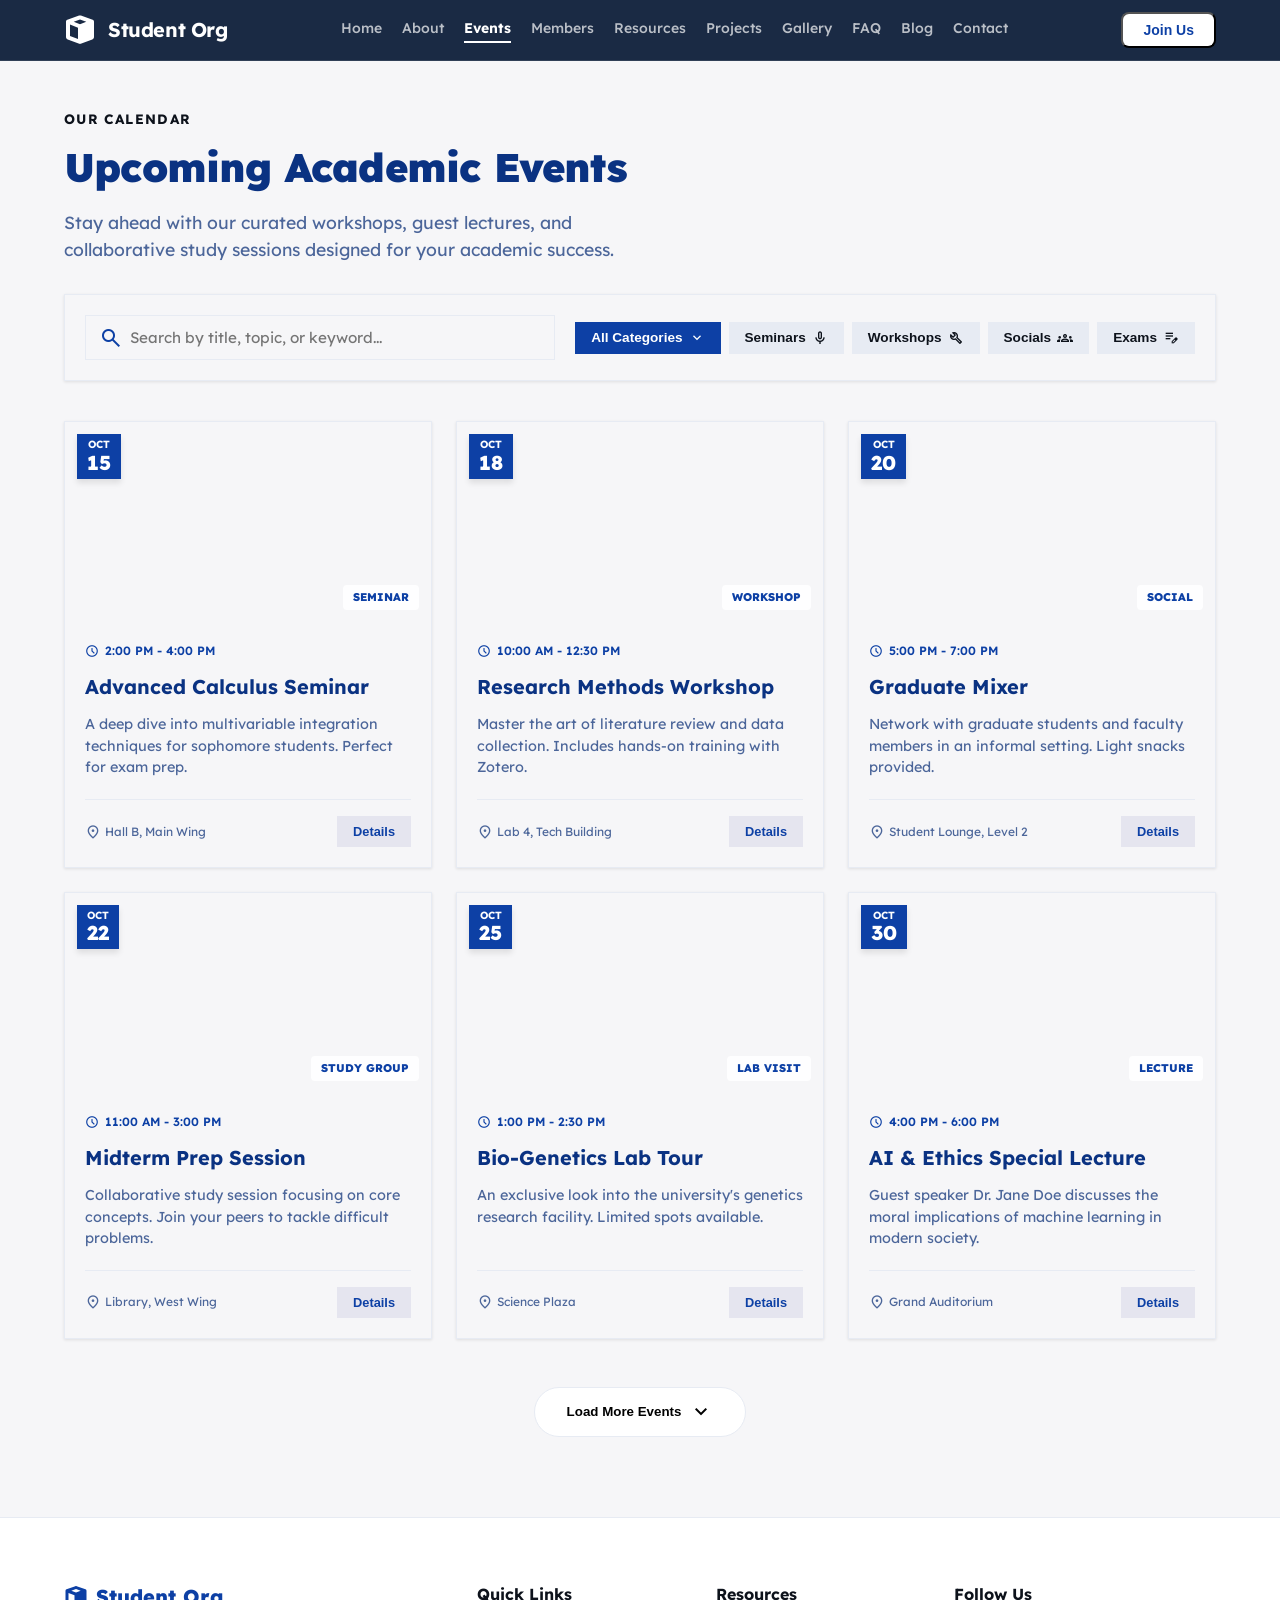
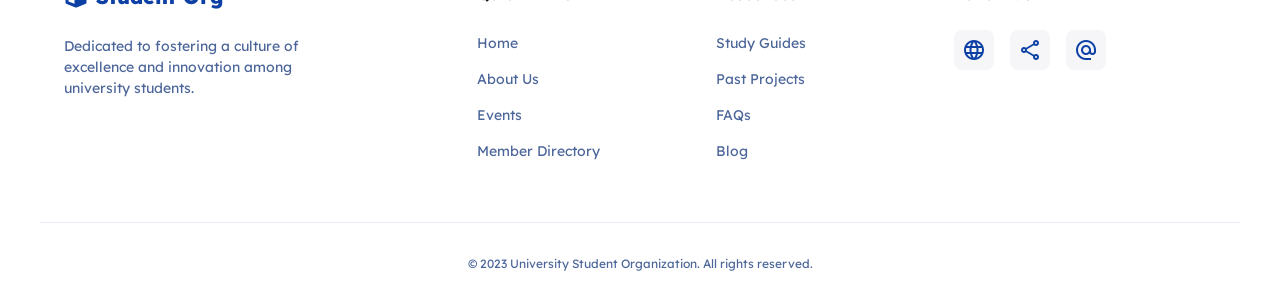
<file: eventscalendar/index.html>
<!doctype html>
<html lang="en">
  <head>
    <meta charset="utf-8" />
    <meta content="width=device-width, initial-scale=1.0" name="viewport" />
    <title>Academic Events Calendar - Student Org</title>
    <link
      href="https://fonts.googleapis.com/css2?family=Lexend:wght@300;400;500;600;700&amp;display=swap"
      rel="stylesheet"
    />
    <link
      href="https://fonts.googleapis.com/css2?family=Material+Symbols+Outlined:wght,FILL@100..700,0..1&amp;display=swap"
      rel="stylesheet"
    />
    <link rel="stylesheet" href="style.css" />
  </head>
  <body>
    <header class="header">
      <div class="container nav-container">
        <div class="logo-area">
          <svg
            class="logo-svg"
            viewBox="0 0 48 48"
            xmlns="http://www.w3.org/2000/svg"
          >
            <path
              clip-rule="evenodd"
              d="M24 18.4228L42 11.475V34.3663C42 34.7796 41.7457 35.1504 41.3601 35.2992L24 42V18.4228Z"
              fill-rule="evenodd"
            ></path>
            <path
              clip-rule="evenodd"
              d="M24 8.18819L33.4123 11.574L24 15.2071L14.5877 11.574L24 8.18819ZM9 15.8487L21 20.4805V37.6263L9 32.9945V15.8487ZM27 37.6263V20.4805L39 15.8487V32.9945L27 37.6263ZM25.354 2.29885C24.4788 1.98402 23.5212 1.98402 22.646 2.29885L4.98454 8.65208C3.7939 9.08038 3 10.2097 3 11.475V34.3663C3 36.0196 4.01719 37.5026 5.55962 38.098L22.9197 44.7987C23.6149 45.0671 24.3851 45.0671 25.0803 44.7987L42.4404 38.098C43.9828 37.5026 45 36.0196 45 34.3663V11.475C45 10.2097 44.2061 9.08038 43.0155 8.65208L25.354 2.29885Z"
              fill-rule="evenodd"
            ></path>
          </svg>
          <span class="logo-text">Student Org</span>
        </div>
        <nav class="nav-links">
          <a class="nav-link" href="../index.html">Home</a>
          <a class="nav-link" href="../aboutus">About</a>
          <a class="nav-link active" href="">Events</a>
          <a class="nav-link" href="../committee">Members</a>
          <a class="nav-link" href="../academicRepository">Resources</a>
          <a class="nav-link" href="../projects">Projects</a>
          <a class="nav-link" href="../gallery">Gallery</a>
          <a class="nav-link" href="../faq">FAQ</a>
          <a class="nav-link" href="../new&announcement/">Blog</a>
          <a class="nav-link" href="../contactus">Contact</a>
        </nav>
        <div class="nav-actions">
          <button class="btn-join">Join Us</button>
          <button
            class="menu-toggle"
            style="background: none; color: white; display: none"
          >
            <span class="material-symbols-outlined">menu</span>
          </button>
        </div>
      </div>
    </header>
    <main class="container">
      <div class="page-header">
        <span class="eyebrow">Our Calendar</span>
        <h1>Upcoming Academic Events</h1>
        <p class="subtext">
          Stay ahead with our curated workshops, guest lectures, and
          collaborative study sessions designed for your academic success.
        </p>
      </div>
      <div class="filter-bar">
        <div class="search-wrapper">
          <span class="material-symbols-outlined">search</span>
          <input
            placeholder="Search by title, topic, or keyword..."
            type="text"
          />
        </div>
        <div class="chips-group">
          <button class="chip active">
            All Categories
            <span class="material-symbols-outlined" style="font-size: 16px"
              >expand_more</span
            >
          </button>
          <button class="chip">
            Seminars
            <span class="material-symbols-outlined" style="font-size: 16px"
              >mic</span
            >
          </button>
          <button class="chip">
            Workshops
            <span class="material-symbols-outlined" style="font-size: 16px"
              >build</span
            >
          </button>
          <button class="chip">
            Socials
            <span class="material-symbols-outlined" style="font-size: 16px"
              >groups</span
            >
          </button>
          <button class="chip">
            Exams
            <span class="material-symbols-outlined" style="font-size: 16px"
              >edit_note</span
            >
          </button>
        </div>
      </div>
      <div class="events-grid">
        <article class="event-card">
          <div class="card-image-wrapper">
            <div class="date-badge">
              <span class="month">Oct</span>
              <span class="day">15</span>
            </div>
            <div
              class="card-image"
              style="
                background-image: url(&quot;https://lh3.googleusercontent.com/aida-public/[base64]&quot;);
              "
            ></div>
            <div class="category-tag">Seminar</div>
          </div>
          <div class="card-body">
            <div class="time-info">
              <span class="material-symbols-outlined" style="font-size: 14px"
                >schedule</span
              >
              2:00 PM - 4:00 PM
            </div>
            <h3 class="event-title">Advanced Calculus Seminar</h3>
            <p class="event-desc">
              A deep dive into multivariable integration techniques for
              sophomore students. Perfect for exam prep.
            </p>
            <div class="card-footer">
              <div class="location-info">
                <span class="material-symbols-outlined" style="font-size: 16px"
                  >location_on</span
                >
                Hall B, Main Wing
              </div>
              <button class="btn-details">Details</button>
            </div>
          </div>
        </article>
        <article class="event-card">
          <div class="card-image-wrapper">
            <div class="date-badge">
              <span class="month">Oct</span>
              <span class="day">18</span>
            </div>
            <div
              class="card-image"
              style="
                background-image: url(&quot;https://lh3.googleusercontent.com/aida-public/[base64]&quot;);
              "
            ></div>
            <div class="category-tag">Workshop</div>
          </div>
          <div class="card-body">
            <div class="time-info">
              <span class="material-symbols-outlined" style="font-size: 14px"
                >schedule</span
              >
              10:00 AM - 12:30 PM
            </div>
            <h3 class="event-title">Research Methods Workshop</h3>
            <p class="event-desc">
              Master the art of literature review and data collection. Includes
              hands-on training with Zotero.
            </p>
            <div class="card-footer">
              <div class="location-info">
                <span class="material-symbols-outlined" style="font-size: 16px"
                  >location_on</span
                >
                Lab 4, Tech Building
              </div>
              <button class="btn-details">Details</button>
            </div>
          </div>
        </article>
        <article class="event-card">
          <div class="card-image-wrapper">
            <div class="date-badge">
              <span class="month">Oct</span>
              <span class="day">20</span>
            </div>
            <div
              class="card-image"
              style="
                background-image: url(&quot;https://lh3.googleusercontent.com/aida-public/[base64]&quot;);
              "
            ></div>
            <div class="category-tag">Social</div>
          </div>
          <div class="card-body">
            <div class="time-info">
              <span class="material-symbols-outlined" style="font-size: 14px"
                >schedule</span
              >
              5:00 PM - 7:00 PM
            </div>
            <h3 class="event-title">Graduate Mixer</h3>
            <p class="event-desc">
              Network with graduate students and faculty members in an informal
              setting. Light snacks provided.
            </p>
            <div class="card-footer">
              <div class="location-info">
                <span class="material-symbols-outlined" style="font-size: 16px"
                  >location_on</span
                >
                Student Lounge, Level 2
              </div>
              <button class="btn-details">Details</button>
            </div>
          </div>
        </article>
        <article class="event-card">
          <div class="card-image-wrapper">
            <div class="date-badge">
              <span class="month">Oct</span>
              <span class="day">22</span>
            </div>
            <div
              class="card-image"
              style="
                background-image: url(&quot;https://lh3.googleusercontent.com/aida-public/[base64]&quot;);
              "
            ></div>
            <div class="category-tag">Study Group</div>
          </div>
          <div class="card-body">
            <div class="time-info">
              <span class="material-symbols-outlined" style="font-size: 14px"
                >schedule</span
              >
              11:00 AM - 3:00 PM
            </div>
            <h3 class="event-title">Midterm Prep Session</h3>
            <p class="event-desc">
              Collaborative study session focusing on core concepts. Join your
              peers to tackle difficult problems.
            </p>
            <div class="card-footer">
              <div class="location-info">
                <span class="material-symbols-outlined" style="font-size: 16px"
                  >location_on</span
                >
                Library, West Wing
              </div>
              <button class="btn-details">Details</button>
            </div>
          </div>
        </article>
        <article class="event-card">
          <div class="card-image-wrapper">
            <div class="date-badge">
              <span class="month">Oct</span>
              <span class="day">25</span>
            </div>
            <div
              class="card-image"
              style="
                background-image: url(&quot;https://lh3.googleusercontent.com/aida-public/[base64]&quot;);
              "
            ></div>
            <div class="category-tag">Lab Visit</div>
          </div>
          <div class="card-body">
            <div class="time-info">
              <span class="material-symbols-outlined" style="font-size: 14px"
                >schedule</span
              >
              1:00 PM - 2:30 PM
            </div>
            <h3 class="event-title">Bio-Genetics Lab Tour</h3>
            <p class="event-desc">
              An exclusive look into the university's genetics research
              facility. Limited spots available.
            </p>
            <div class="card-footer">
              <div class="location-info">
                <span class="material-symbols-outlined" style="font-size: 16px"
                  >location_on</span
                >
                Science Plaza
              </div>
              <button class="btn-details">Details</button>
            </div>
          </div>
        </article>
        <article class="event-card">
          <div class="card-image-wrapper">
            <div class="date-badge">
              <span class="month">Oct</span>
              <span class="day">30</span>
            </div>
            <div
              class="card-image"
              style="
                background-image: url(&quot;https://lh3.googleusercontent.com/aida-public/[base64]&quot;);
              "
            ></div>
            <div class="category-tag">Lecture</div>
          </div>
          <div class="card-body">
            <div class="time-info">
              <span class="material-symbols-outlined" style="font-size: 14px"
                >schedule</span
              >
              4:00 PM - 6:00 PM
            </div>
            <h3 class="event-title">AI &amp; Ethics Special Lecture</h3>
            <p class="event-desc">
              Guest speaker Dr. Jane Doe discusses the moral implications of
              machine learning in modern society.
            </p>
            <div class="card-footer">
              <div class="location-info">
                <span class="material-symbols-outlined" style="font-size: 16px"
                  >location_on</span
                >
                Grand Auditorium
              </div>
              <button class="btn-details">Details</button>
            </div>
          </div>
        </article>
      </div>
      <div class="pagination-area">
        <button class="btn-load-more">
          Load More Events
          <span class="material-symbols-outlined">expand_more</span>
        </button>
      </div>
    </main>
    <!-- Footer Section -->
    <footer class="footer">
      <div class="container footer-grid">
        <div>
          <div class="footer-logo">
            <svg
              fill="currentColor"
              style="width: 24px; height: 24px"
              viewBox="0 0 48 48"
            >
              <path
                clip-rule="evenodd"
                d="M24 18.4228L42 11.475V34.3663C42 34.7796 41.7457 35.1504 41.3601 35.2992L24 42V18.4228Z"
                fill-rule="evenodd"
              ></path>
              <path
                clip-rule="evenodd"
                d="M24 8.18819L33.4123 11.574L24 15.2071L14.5877 11.574L24 8.18819ZM9 15.8487L21 20.4805V37.6263L9 32.9945V15.8487ZM27 37.6263V20.4805L39 15.8487V32.9945L27 37.6263ZM25.354 2.29885C24.4788 1.98402 23.5212 1.98402 22.646 2.29885L4.98454 8.65208C3.7939 9.08038 3 10.2097 3 11.475V34.3663C3 36.0196 4.01719 37.5026 5.55962 38.098L22.9197 44.7987C23.6149 45.0671 24.3851 45.0671 25.0803 44.7987L42.4404 38.098C43.9828 37.5026 45 36.0196 45 34.3663V11.475C45 10.2097 44.2061 9.08038 43.0155 8.65208L25.354 2.29885Z"
                fill-rule="evenodd"
              ></path>
            </svg>
            Student Org
          </div>
          <p class="footer-tagline">
            Dedicated to fostering a culture of excellence and innovation among
            university students.
          </p>
        </div>
        <div>
          <h4 class="footer-heading">Quick Links</h4>
          <ul class="footer-list">
            <li class="footer-item">
              <a class="footer-link" href="./index.html">Home</a>
            </li>
            <li class="footer-item">
              <a class="footer-link" href="./aboutus">About Us</a>
            </li>
            <li class="footer-item">
              <a class="footer-link" href="./eventscalendar/">Events</a>
            </li>
            <li class="footer-item">
              <a class="footer-link" href="./committee/">Member Directory</a>
            </li>
          </ul>
        </div>
        <div>
          <h4 class="footer-heading">Resources</h4>
          <ul class="footer-list">
            <li class="footer-item">
              <a class="footer-link" href="./academicRepository"
                >Study Guides</a
              >
            </li>
            <li class="footer-item">
              <a class="footer-link" href="./projects">Past Projects</a>
            </li>
            <li class="footer-item">
              <a class="footer-link" href="./faq">FAQs</a>
            </li>
            <li class="footer-item">
              <a class="footer-link" href="#">Blog</a>
            </li>
          </ul>
        </div>
        <div>
          <h4 class="footer-heading">Follow Us</h4>
          <div class="social-icons">
            <a class="social-btn" href="#"
              ><span class="material-symbols-outlined">language</span></a
            >
            <a class="social-btn" href="#"
              ><span class="material-symbols-outlined">share</span></a
            >
            <a class="social-btn" href="#"
              ><span class="material-symbols-outlined">alternate_email</span></a
            >
          </div>
        </div>
      </div>
      <div class="container copyright">
        © 2023 University Student Organization. All rights reserved.
      </div>
    </footer>
  </body>
</html>
</file>
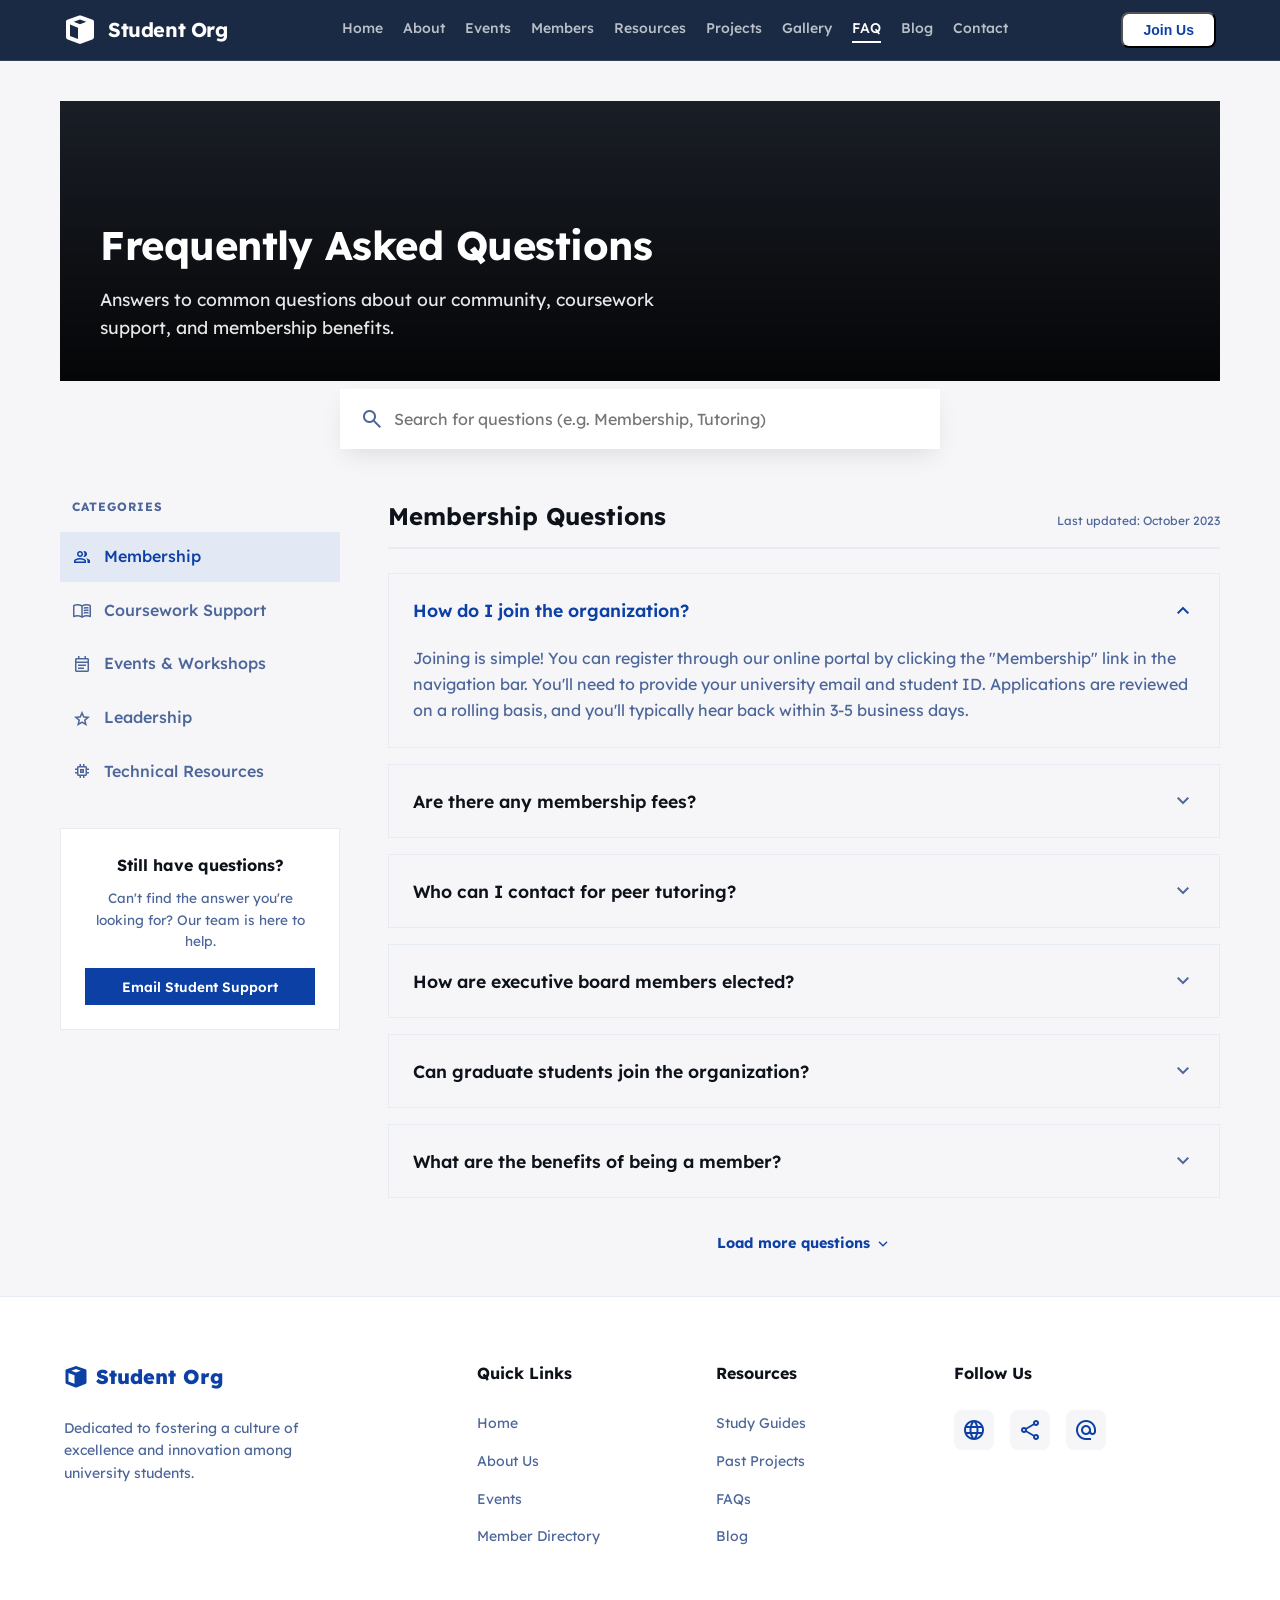
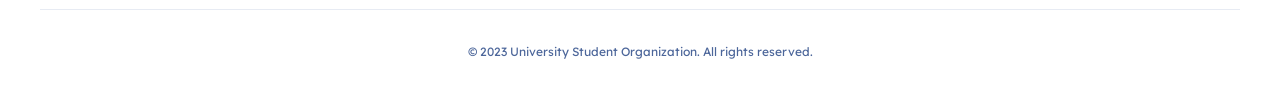
<file: faq/index.html>
<!doctype html>
<html lang="en">
  <head>
    <meta charset="utf-8" />
    <meta content="width=device-width, initial-scale=1.0" name="viewport" />
    <title>Frequently Asked Questions (FAQ) - Student Org</title>
    <link
      href="https://fonts.googleapis.com/css2?family=Lexend:wght@300;400;500;600;700&amp;display=swap"
      rel="stylesheet"
    />
    <link
      href="https://fonts.googleapis.com/css2?family=Material+Symbols+Outlined:wght,FILL@100..700,0..1&amp;display=swap"
      rel="stylesheet"
    />
    <link rel="stylesheet" href="style.css" />
  </head>
  <body>
    <header class="header">
      <div class="container nav-container">
        <div class="logo-area">
          <svg
            class="logo-svg"
            viewBox="0 0 48 48"
            xmlns="http://www.w3.org/2000/svg"
          >
            <path
              clip-rule="evenodd"
              d="M24 18.4228L42 11.475V34.3663C42 34.7796 41.7457 35.1504 41.3601 35.2992L24 42V18.4228Z"
              fill-rule="evenodd"
            ></path>
            <path
              clip-rule="evenodd"
              d="M24 8.18819L33.4123 11.574L24 15.2071L14.5877 11.574L24 8.18819ZM9 15.8487L21 20.4805V37.6263L9 32.9945V15.8487ZM27 37.6263V20.4805L39 15.8487V32.9945L27 37.6263ZM25.354 2.29885C24.4788 1.98402 23.5212 1.98402 22.646 2.29885L4.98454 8.65208C3.7939 9.08038 3 10.2097 3 11.475V34.3663C3 36.0196 4.01719 37.5026 5.55962 38.098L22.9197 44.7987C23.6149 45.0671 24.3851 45.0671 25.0803 44.7987L42.4404 38.098C43.9828 37.5026 45 36.0196 45 34.3663V11.475C45 10.2097 44.2061 9.08038 43.0155 8.65208L25.354 2.29885Z"
              fill-rule="evenodd"
            ></path>
          </svg>
          <span class="logo-text">Student Org</span>
        </div>
        <nav class="nav-links">
          <a class="nav-link" href="../index.html">Home</a>
          <a class="nav-link" href="../aboutus">About</a>
          <a class="nav-link" href="../eventscalendar">Events</a>
          <a class="nav-link" href="../becomemember">Members</a>
          <a class="nav-link" href="../committee">Resources</a>
          <a class="nav-link" href="../projects">Projects</a>
          <a class="nav-link" href="../gallery">Gallery</a>
          <a class="nav-link active" href="../faq">FAQ</a>
          <a class="nav-link" href="../new&announcement/">Blog</a>
          <a class="nav-link" href="../contactus">Contact</a>
        </nav>
        <div class="nav-actions">
          <button class="btn-join">Join Us</button>
          <button
            class="menu-toggle"
            style="background: none; color: white; display: none"
          >
            <span class="material-symbols-outlined">menu</span>
          </button>
        </div>
      </div>
    </header>
    <main>
      <section class="faq-hero">
        <div class="hero-image"></div>
        <div class="hero-overlay"></div>
        <div class="hero-content">
          <h1>Frequently Asked Questions</h1>
          <p>
            Answers to common questions about our community, coursework support,
            and membership benefits.
          </p>
        </div>
      </section>
      <section class="search-container">
        <div class="search-input-wrapper">
          <span class="material-symbols-outlined">search</span>
          <input
            placeholder="Search for questions (e.g. Membership, Tutoring)"
            type="text"
          />
        </div>
      </section>
      <div class="faq-grid">
        <aside class="sidebar">
          <h3 class="sidebar-title">Categories</h3>
          <ul class="category-list">
            <li class="category-item">
              <a class="category-link active">
                <span class="material-symbols-outlined">group</span>
                Membership
              </a>
            </li>
            <li class="category-item">
              <a class="category-link">
                <span class="material-symbols-outlined">menu_book</span>
                Coursework Support
              </a>
            </li>
            <li class="category-item">
              <a class="category-link">
                <span class="material-symbols-outlined">event_note</span>
                Events &amp; Workshops
              </a>
            </li>
            <li class="category-item">
              <a class="category-link">
                <span class="material-symbols-outlined">star</span>
                Leadership
              </a>
            </li>
            <li class="category-item">
              <a class="category-link">
                <span class="material-symbols-outlined">memory</span>
                Technical Resources
              </a>
            </li>
          </ul>
          <div class="sidebar-cta">
            <h4>Still have questions?</h4>
            <p>
              Can't find the answer you're looking for? Our team is here to
              help.
            </p>
            <button class="btn-small">Email Student Support</button>
          </div>
        </aside>
        <section class="faq-content">
          <div class="faq-section-header">
            <h2>Membership Questions</h2>
            <span class="last-updated">Last updated: October 2023</span>
          </div>
          <div class="faq-item active">
            <button class="faq-question">
              How do I join the organization?
              <span class="material-symbols-outlined">expand_more</span>
            </button>
            <div class="faq-answer">
              Joining is simple! You can register through our online portal by
              clicking the "Membership" link in the navigation bar. You'll need
              to provide your university email and student ID. Applications are
              reviewed on a rolling basis, and you'll typically hear back within
              3-5 business days.
            </div>
          </div>
          <div class="faq-item">
            <button class="faq-question">
              Are there any membership fees?
              <span class="material-symbols-outlined">expand_more</span>
            </button>
            <div class="faq-answer">
              Standard membership is free for all current university students.
              Some specialized professional tracks or workshops may have a
              nominal fee to cover materials, but these are always clearly
              communicated in advance.
            </div>
          </div>
          <div class="faq-item">
            <button class="faq-question">
              Who can I contact for peer tutoring?
              <span class="material-symbols-outlined">expand_more</span>
            </button>
            <div class="faq-answer">
              You can access our Peer Tutoring directory under the Resources
              tab. Once logged in as a member, you can book sessions directly
              with our certified student tutors who have excelled in specific
              coursework modules.
            </div>
          </div>
          <div class="faq-item">
            <button class="faq-question">
              How are executive board members elected?
              <span class="material-symbols-outlined">expand_more</span>
            </button>
            <div class="faq-answer">
              Elections are held annually at the end of the Spring semester.
              Active members with at least one year of tenure are eligible to
              run for positions. The voting process is transparent and conducted
              digitally through our student portal.
            </div>
          </div>
          <div class="faq-item">
            <button class="faq-question">
              Can graduate students join the organization?
              <span class="material-symbols-outlined">expand_more</span>
            </button>
            <div class="faq-answer">
              Yes! We have a dedicated Graduate Chapter that focuses on advanced
              research, networking, and professional development suitable for
              Master's and PhD candidates.
            </div>
          </div>
          <div class="faq-item">
            <button class="faq-question">
              What are the benefits of being a member?
              <span class="material-symbols-outlined">expand_more</span>
            </button>
            <div class="faq-answer">
              Members receive access to exclusive study materials, priority
              registration for workshops, networking opportunities with alumni,
              and a supportive community of peers dedicated to academic
              excellence.
            </div>
          </div>
          <div style="text-align: center; margin-top: 32px">
            <a
              style="
                color: var(--primary);
                text-decoration: none;
                font-weight: 700;
                font-size: 0.9rem;
                display: inline-flex;
                align-items: center;
                gap: 4px;
              "
            >
              Load more questions
              <span class="material-symbols-outlined" style="font-size: 18px"
                >keyboard_arrow_down</span
              >
            </a>
          </div>
        </section>
      </div>
    </main>
    <!-- Footer Section -->
    <footer class="footer">
      <div class="container footer-grid">
        <div>
          <div class="footer-logo">
            <svg
              fill="currentColor"
              style="width: 24px; height: 24px"
              viewBox="0 0 48 48"
            >
              <path
                clip-rule="evenodd"
                d="M24 18.4228L42 11.475V34.3663C42 34.7796 41.7457 35.1504 41.3601 35.2992L24 42V18.4228Z"
                fill-rule="evenodd"
              ></path>
              <path
                clip-rule="evenodd"
                d="M24 8.18819L33.4123 11.574L24 15.2071L14.5877 11.574L24 8.18819ZM9 15.8487L21 20.4805V37.6263L9 32.9945V15.8487ZM27 37.6263V20.4805L39 15.8487V32.9945L27 37.6263ZM25.354 2.29885C24.4788 1.98402 23.5212 1.98402 22.646 2.29885L4.98454 8.65208C3.7939 9.08038 3 10.2097 3 11.475V34.3663C3 36.0196 4.01719 37.5026 5.55962 38.098L22.9197 44.7987C23.6149 45.0671 24.3851 45.0671 25.0803 44.7987L42.4404 38.098C43.9828 37.5026 45 36.0196 45 34.3663V11.475C45 10.2097 44.2061 9.08038 43.0155 8.65208L25.354 2.29885Z"
                fill-rule="evenodd"
              ></path>
            </svg>
            Student Org
          </div>
          <p class="footer-tagline">
            Dedicated to fostering a culture of excellence and innovation among
            university students.
          </p>
        </div>
        <div>
          <h4 class="footer-heading">Quick Links</h4>
          <ul class="footer-list">
            <li class="footer-item">
              <a class="footer-link" href="./index.html">Home</a>
            </li>
            <li class="footer-item">
              <a class="footer-link" href="./aboutus">About Us</a>
            </li>
            <li class="footer-item">
              <a class="footer-link" href="./eventscalendar/">Events</a>
            </li>
            <li class="footer-item">
              <a class="footer-link" href="./committee/">Member Directory</a>
            </li>
          </ul>
        </div>
        <div>
          <h4 class="footer-heading">Resources</h4>
          <ul class="footer-list">
            <li class="footer-item">
              <a class="footer-link" href="./academicRepository"
                >Study Guides</a
              >
            </li>
            <li class="footer-item">
              <a class="footer-link" href="./projects">Past Projects</a>
            </li>
            <li class="footer-item">
              <a class="footer-link" href="./faq">FAQs</a>
            </li>
            <li class="footer-item">
              <a class="footer-link" href="#">Blog</a>
            </li>
          </ul>
        </div>
        <div>
          <h4 class="footer-heading">Follow Us</h4>
          <div class="social-icons">
            <a class="social-btn" href="#"
              ><span class="material-symbols-outlined">language</span></a
            >
            <a class="social-btn" href="#"
              ><span class="material-symbols-outlined">share</span></a
            >
            <a class="social-btn" href="#"
              ><span class="material-symbols-outlined">alternate_email</span></a
            >
          </div>
        </div>
      </div>
      <div class="container copyright">
        © 2023 University Student Organization. All rights reserved.
      </div>
    </footer>
    <script src="../js/faq.js"></script>
  </body>
</html>
</file>
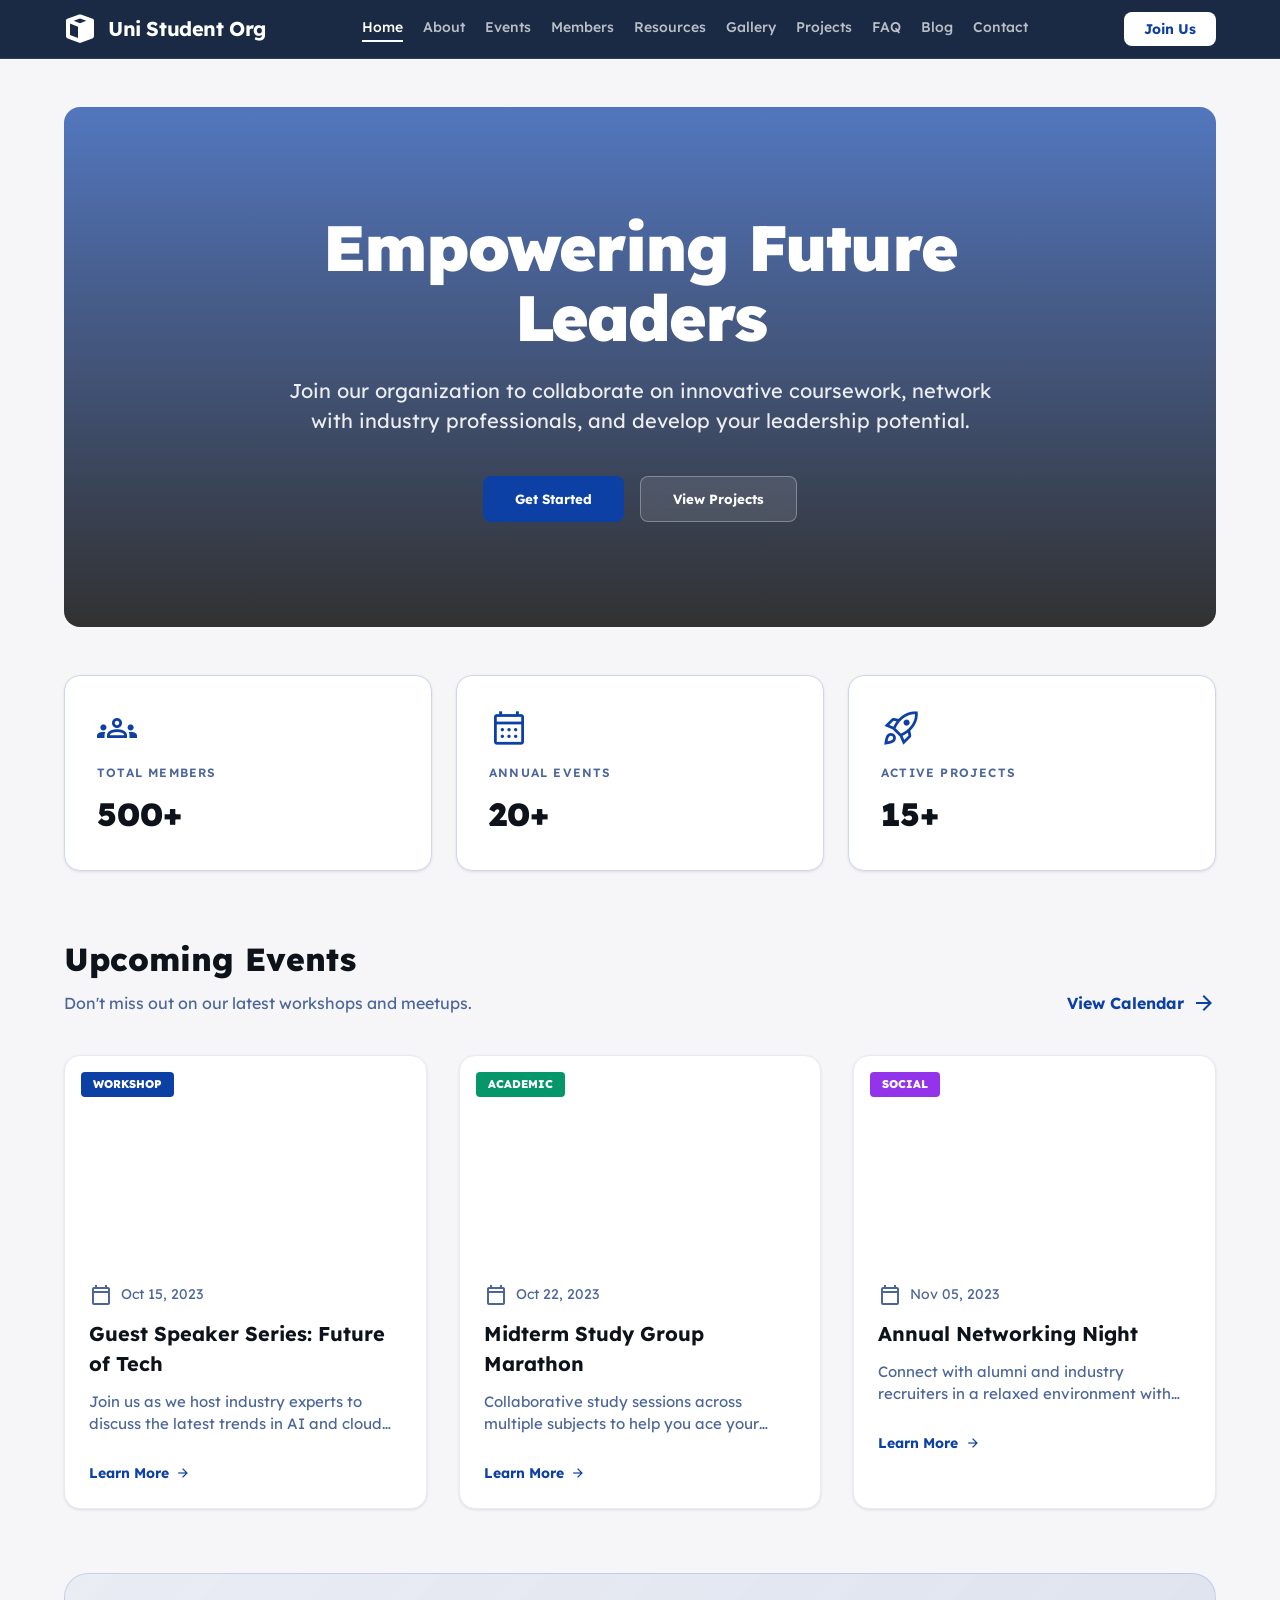
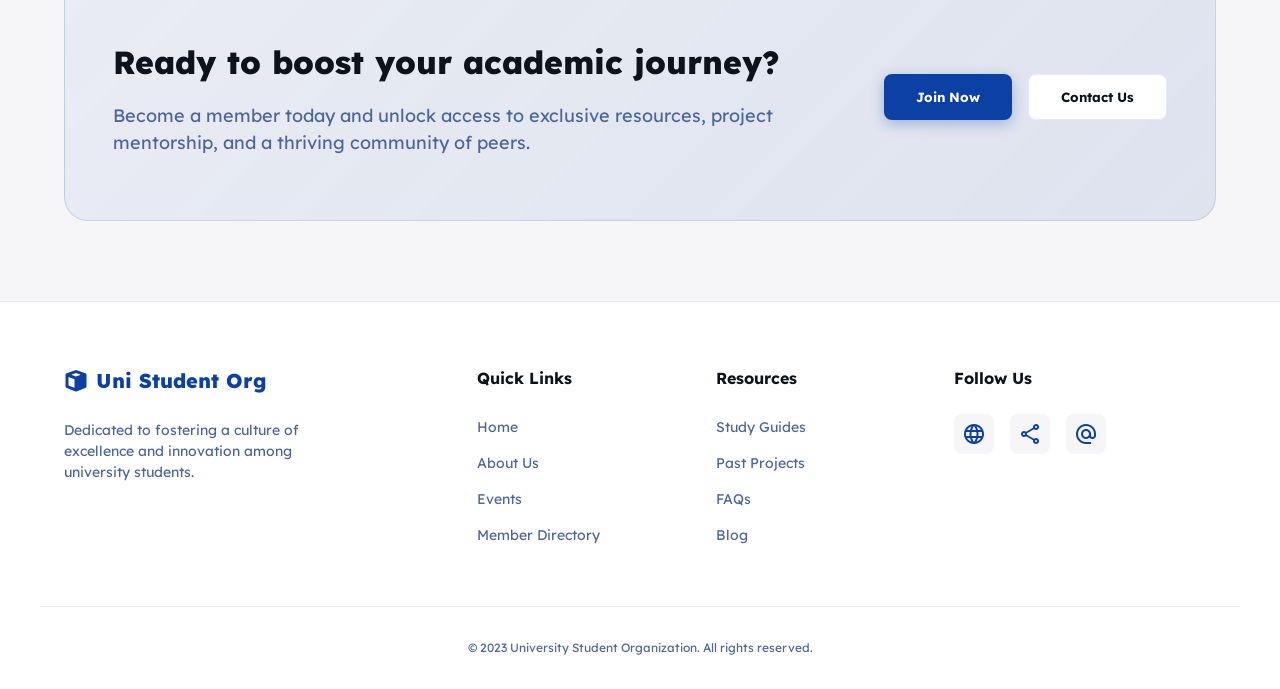
<file: home/home.html>
<!doctype html>
<html lang="en">
  <head>
    <meta charset="utf-8" />
    <meta content="width=device-width, initial-scale=1.0" name="viewport" />
    <title>Home - University Student Org</title>
    <link
      href="https://fonts.googleapis.com/css2?family=Lexend:wght@300;400;500;600;700;800;900&amp;display=swap"
      rel="stylesheet"
    />
    <link
      href="https://fonts.googleapis.com/css2?family=Material+Symbols+Outlined:wght,FILL@100..700,0..1&amp;display=swap"
      rel="stylesheet"
    />
    <link rel="stylesheet" href="style.css" />
  </head>
  <body>
    <header class="header">
      <div class="container nav-container">
        <div class="logo-area">
          <svg
            class="logo-svg"
            viewBox="0 0 48 48"
            xmlns="http://www.w3.org/2000/svg"
          >
            <path
              clip-rule="evenodd"
              d="M24 18.4228L42 11.475V34.3663C42 34.7796 41.7457 35.1504 41.3601 35.2992L24 42V18.4228Z"
              fill-rule="evenodd"
            ></path>
            <path
              clip-rule="evenodd"
              d="M24 8.18819L33.4123 11.574L24 15.2071L14.5877 11.574L24 8.18819ZM9 15.8487L21 20.4805V37.6263L9 32.9945V15.8487ZM27 37.6263V20.4805L39 15.8487V32.9945L27 37.6263ZM25.354 2.29885C24.4788 1.98402 23.5212 1.98402 22.646 2.29885L4.98454 8.65208C3.7939 9.08038 3 10.2097 3 11.475V34.3663C3 36.0196 4.01719 37.5026 5.55962 38.098L22.9197 44.7987C23.6149 45.0671 24.3851 45.0671 25.0803 44.7987L42.4404 38.098C43.9828 37.5026 45 36.0196 45 34.3663V11.475C45 10.2097 44.2061 9.08038 43.0155 8.65208L25.354 2.29885Z"
              fill-rule="evenodd"
            ></path>
          </svg>
          <span class="logo-text">Uni Student Org</span>
        </div>
        <nav class="nav-links">
          <a class="nav-link active" href="index.html">Home</a>
          <a class="nav-link" href="/aboutus/aboutUs.html">About</a>
          <a class="nav-link" href="eventscalendar/academicEventsCalendar.html">Events</a>
          <a class="nav-link" href="members/members.html">Members</a>
          <a class="nav-link" href="#">Resources</a>
          <a class="nav-link" href="gallery/gallery.html">Gallery</a>
          <a class="nav-link" href="#">Projects</a>
          <a class="nav-link" href="faq/frequentlyAskedQuestions.html">FAQ</a>
          <a class="nav-link" href="#">Blog</a>
          <a class="nav-link" href="contactus/contactUs.html">Contact</a>
        </nav>
        <div class="nav-actions">
          <button class="btn-join">Join Us</button>
          <button
            class="menu-toggle"
            style="background: none; color: white; display: none"
          >
            <span class="material-symbols-outlined">menu</span>
          </button>
        </div>
      </div>
    </header>
    <main class="container">
      <section class="hero">
        <div class="hero-banner">
          <div class="hero-content">
            <h1 class="hero-title">Empowering Future Leaders</h1>
            <p class="hero-description">
              Join our organization to collaborate on innovative coursework,
              network with industry professionals, and develop your leadership
              potential.
            </p>
            <div class="hero-btns">
              <button class="btn-primary">Get Started</button>
              <button class="btn-outline">View Projects</button>
            </div>
          </div>
        </div>
      </section>
      <section class="stats-grid">
        <div class="stat-card">
          <span class="material-symbols-outlined stat-icon">groups</span>
          <p class="stat-label">Total Members</p>
          <p class="stat-value">500+</p>
        </div>
        <div class="stat-card">
          <span class="material-symbols-outlined stat-icon"
            >calendar_month</span
          >
          <p class="stat-label">Annual Events</p>
          <p class="stat-value">20+</p>
        </div>
        <div class="stat-card">
          <span class="material-symbols-outlined stat-icon">rocket_launch</span>
          <p class="stat-label">Active Projects</p>
          <p class="stat-value">15+</p>
        </div>
      </section>
      <section id="events">
        <div class="section-header">
          <div>
            <h2 class="section-title">Upcoming Events</h2>
            <p class="section-subtitle">
              Don't miss out on our latest workshops and meetups.
            </p>
          </div>
          <a class="view-all" href="#"
            >View Calendar
            <span class="material-symbols-outlined">arrow_forward</span></a
          >
        </div>
        <div class="events-grid">
          <article class="event-card">
            <div
              class="event-image"
              style="
                background-image: url(&quot;https://lh3.googleusercontent.com/aida-public/[base64]&quot;);
              "
            >
              <span class="event-badge">Workshop</span>
            </div>
            <div class="event-body">
              <div class="event-meta">
                <span class="material-symbols-outlined">calendar_today</span>
                <span>Oct 15, 2023</span>
              </div>
              <h3 class="event-title">Guest Speaker Series: Future of Tech</h3>
              <p class="event-desc">
                Join us as we host industry experts to discuss the latest trends
                in AI and cloud computing.
              </p>
              <a class="event-link" href="#"
                >Learn More
                <span class="material-symbols-outlined" style="font-size: 1rem"
                  >arrow_forward</span
                ></a
              >
            </div>
          </article>
          <article class="event-card">
            <div
              class="event-image"
              style="
                background-image: url(&quot;https://lh3.googleusercontent.com/aida-public/[base64]&quot;);
              "
            >
              <span class="event-badge" style="background-color: #059669"
                >Academic</span
              >
            </div>
            <div class="event-body">
              <div class="event-meta">
                <span class="material-symbols-outlined">calendar_today</span>
                <span>Oct 22, 2023</span>
              </div>
              <h3 class="event-title">Midterm Study Group Marathon</h3>
              <p class="event-desc">
                Collaborative study sessions across multiple subjects to help
                you ace your midterms.
              </p>
              <a class="event-link" href="#"
                >Learn More
                <span class="material-symbols-outlined" style="font-size: 1rem"
                  >arrow_forward</span
                ></a
              >
            </div>
          </article>
          <article class="event-card">
            <div
              class="event-image"
              style="
                background-image: url(&quot;https://lh3.googleusercontent.com/aida-public/[base64]&quot;);
              "
            >
              <span class="event-badge" style="background-color: #9333ea"
                >Social</span
              >
            </div>
            <div class="event-body">
              <div class="event-meta">
                <span class="material-symbols-outlined">calendar_today</span>
                <span>Nov 05, 2023</span>
              </div>
              <h3 class="event-title">Annual Networking Night</h3>
              <p class="event-desc">
                Connect with alumni and industry recruiters in a relaxed
                environment with refreshments.
              </p>
              <a class="event-link" href="#"
                >Learn More
                <span class="material-symbols-outlined" style="font-size: 1rem"
                  >arrow_forward</span
                ></a
              >
            </div>
          </article>
        </div>
      </section>
      <section class="cta-box">
        <div class="cta-content">
          <h3 class="cta-title">Ready to boost your academic journey?</h3>
          <p class="cta-text">
            Become a member today and unlock access to exclusive resources,
            project mentorship, and a thriving community of peers.
          </p>
        </div>
        <div class="cta-actions">
          <button
            class="btn-primary"
            style="box-shadow: 0 4px 14px rgba(13, 64, 165, 0.3)"
          >
            Join Now
          </button>
          <button
            class="btn-outline"
            style="
              color: var(--text-main);
              border-color: var(--border-color);
              background: var(--white);
            "
          >
            Contact Us
          </button>
        </div>
      </section>
    </main>
    <footer class="footer">
      <div class="container footer-grid">
        <div>
          <div class="footer-logo">
            <svg
              fill="currentColor"
              style="width: 24px; height: 24px"
              viewBox="0 0 48 48"
            >
              <path
                clip-rule="evenodd"
                d="M24 18.4228L42 11.475V34.3663C42 34.7796 41.7457 35.1504 41.3601 35.2992L24 42V18.4228Z"
                fill-rule="evenodd"
              ></path>
              <path
                clip-rule="evenodd"
                d="M24 8.18819L33.4123 11.574L24 15.2071L14.5877 11.574L24 8.18819ZM9 15.8487L21 20.4805V37.6263L9 32.9945V15.8487ZM27 37.6263V20.4805L39 15.8487V32.9945L27 37.6263ZM25.354 2.29885C24.4788 1.98402 23.5212 1.98402 22.646 2.29885L4.98454 8.65208C3.7939 9.08038 3 10.2097 3 11.475V34.3663C3 36.0196 4.01719 37.5026 5.55962 38.098L22.9197 44.7987C23.6149 45.0671 24.3851 45.0671 25.0803 44.7987L42.4404 38.098C43.9828 37.5026 45 36.0196 45 34.3663V11.475C45 10.2097 44.2061 9.08038 43.0155 8.65208L25.354 2.29885Z"
                fill-rule="evenodd"
              ></path>
            </svg>
            Uni Student Org
          </div>
          <p class="footer-tagline">
            Dedicated to fostering a culture of excellence and innovation among
            university students.
          </p>
        </div>
        <div>
          <h4 class="footer-heading">Quick Links</h4>
          <ul class="footer-list">
            <li class="footer-item">
              <a class="footer-link" href="#">Home</a>
            </li>
            <li class="footer-item">
              <a class="footer-link" href="#">About Us</a>
            </li>
            <li class="footer-item">
              <a class="footer-link" href="#">Events</a>
            </li>
            <li class="footer-item">
              <a class="footer-link" href="#">Member Directory</a>
            </li>
          </ul>
        </div>
        <div>
          <h4 class="footer-heading">Resources</h4>
          <ul class="footer-list">
            <li class="footer-item">
              <a class="footer-link" href="#">Study Guides</a>
            </li>
            <li class="footer-item">
              <a class="footer-link" href="#">Past Projects</a>
            </li>
            <li class="footer-item">
              <a class="footer-link" href="#">FAQs</a>
            </li>
            <li class="footer-item">
              <a class="footer-link" href="#">Blog</a>
            </li>
          </ul>
        </div>
        <div>
          <h4 class="footer-heading">Follow Us</h4>
          <div class="social-icons">
            <a class="social-btn" href="#"
              ><span class="material-symbols-outlined">language</span></a
            >
            <a class="social-btn" href="#"
              ><span class="material-symbols-outlined">share</span></a
            >
            <a class="social-btn" href="#"
              ><span class="material-symbols-outlined">alternate_email</span></a
            >
          </div>
        </div>
      </div>
      <div class="container copyright">
        © 2023 University Student Organization. All rights reserved.
      </div>
    </footer>
  </body>
</html>
</file>
<file: style/index.css>
:root {
     --primary: #0d40a5;
     --primary-dark: #0a3282;
     --navy-blue: #1a2a44;
     --background-light: #f6f6f8;
     --text-main: #0d121b;
     --text-muted: #4c669a;
     --white: #ffffff;
     --border-color: #e7ebf3;
     --border-dark: #cfd7e7;
     --max-width: 1200px;
     --transition: all 0.3s ease;
     --shadow-sm: 0 1px 3px rgba(0, 0, 0, 0.1);
     --shadow-md: 0 4px 6px -1px rgba(0, 0, 0, 0.1);
     --shadow-lg: 0 10px 15px -3px rgba(0, 0, 0, 0.1);
     --border-radius: 0.5rem;
 }

 * {
     margin: 0;
     padding: 0;
     box-sizing: border-box;
 }

 body {
     font-family: "Lexend", sans-serif;
     background-color: var(--background-light);
     color: var(--text-main);
     line-height: 1.5;
 }

 a {
     text-decoration: none;
     color: inherit;
 }

 button {
     cursor: pointer;
     border: none;
     font-family: inherit;
 }

 .container {
     max-width: var(--max-width);
     margin: 0 auto;
     padding: 0 1.5rem;
 }

 .header {
     position: sticky;
     top: 0;
     z-index: 100;
     background-color: var(--navy-blue);
     color: var(--white);
     border-bottom: 1px solid rgba(255, 255, 255, 0.1);
     padding: 0.75rem 0;
 }

 .nav-container {
     display: flex;
     align-items: center;
     justify-content: space-between;
     gap: 1.5rem;
 }

  a {
            text-decoration: none;
            color: inherit;
            transition: color 0.2s ease;
        }

 .logo-area {
     display: flex;
     align-items: center;
     gap: 0.75rem;
 }

 .logo-svg {
     width: 32px;
     height: 32px;
     fill: var(--white);
 }

 .logo-text {
     font-size: 1.25rem;
     font-weight: 700;
     letter-spacing: -0.02em;
 }

 .nav-links {
     display: flex;
     gap: 1.25rem;
     overflow-x: auto;
 }

 .nav-link {
     font-size: 0.875rem;
     font-weight: 500;
     color: rgba(255, 255, 255, 0.7);
     transition: var(--transition);
     white-space: nowrap;
 }

 .nav-link:hover,
 .nav-link.active {
     color: var(--white);
 }

 .nav-link.active {
     border-bottom: 2px solid var(--white);
     padding-bottom: 2px;
 }

 .nav-actions {
     display: flex;
     align-items: center;
     gap: 1rem;
 }

 .btn-join {
     background-color: var(--white);
     color: var(--primary);
     padding: 0.5rem 1.25rem;
     border-radius: var(--border-radius);
     font-weight: 700;
     font-size: 0.875rem;
     transition: var(--transition);
 }

 .btn-join:hover {
     background-color: #f0f0f0;
     transform: translateY(-1px);
 }

 .hero {
     padding: 3rem 0;
 }

 .hero-banner {
     position: relative;
     min-height: 520px;
     border-radius: 1rem;
     overflow: hidden;
     display: flex;
     flex-direction: column;
     align-items: center;
     justify-content: center;
     text-align: center;
     padding: 2rem;
     background-image:
         linear-gradient(rgba(13, 64, 165, 0.7), rgba(0, 0, 0, 0.8)),
         url("https://lh3.googleusercontent.com/aida-public/[base64]");
     background-size: cover;
     background-position: center;
     color: var(--white);
 }

 .hero-content {
     max-width: 720px;
 }

 .hero-title {
     font-size: clamp(2.5rem, 5vw, 4rem);
     font-weight: 900;
     line-height: 1.1;
     margin-bottom: 1.5rem;
     letter-spacing: -0.03em;
 }

 .hero-description {
     font-size: 1.25rem;
     opacity: 0.9;
     margin-bottom: 2.5rem;
 }

 .hero-btns {
     display: flex;
     gap: 1rem;
     justify-content: center;
     flex-wrap: wrap;
 }

 .btn-primary {
     background-color: var(--primary);
     color: var(--white);
     padding: 0.875rem 2rem;
     border-radius: var(--border-radius);
     font-weight: 700;
     transition: var(--transition);
 }

 .btn-primary:hover {
     background-color: var(--primary-dark);
     transform: scale(1.05);
 }

 .btn-outline {
     background-color: rgba(255, 255, 255, 0.1);
     color: var(--white);
     padding: 0.875rem 2rem;
     border-radius: var(--border-radius);
     font-weight: 700;
     border: 1px solid rgba(255, 255, 255, 0.3);
     backdrop-filter: blur(10px);
     transition: var(--transition);
 }

 .btn-outline:hover {
     background-color: rgba(255, 255, 255, 0.2);
 }

 .stats-grid {
     display: grid;
     grid-template-columns: repeat(auto-fit, minmax(280px, 1fr));
     gap: 1.5rem;
     margin-bottom: 4rem;
 }

 .stat-card {
     background: var(--white);
     padding: 2rem;
     border-radius: 1rem;
     border: 1px solid var(--border-dark);
     box-shadow: var(--shadow-sm);
     transition: var(--transition);
 }

 .stat-card:hover {
     box-shadow: var(--shadow-md);
     transform: translateY(-5px);
 }

 .stat-icon {
     color: var(--primary);
     font-size: 2.5rem;
     margin-bottom: 1rem;
 }

 .stat-label {
     color: var(--text-muted);
     text-transform: uppercase;
     font-weight: 600;
     font-size: 0.75rem;
     letter-spacing: 0.1em;
     margin-bottom: 0.5rem;
 }

 .stat-value {
     font-size: 2rem;
     font-weight: 900;
     color: var(--text-main);
 }

 .section-header {
     display: flex;
     justify-content: space-between;
     align-items: flex-end;
     margin-bottom: 2.5rem;
 }

 .section-title {
     font-size: 2rem;
     font-weight: 800;
     margin-bottom: 0.5rem;
 }

 .section-subtitle {
     color: var(--text-muted);
 }

 .view-all {
     display: flex;
     align-items: center;
     gap: 0.5rem;
     color: var(--primary);
     font-weight: 700;
 }

 .events-grid {
     display: grid;
     grid-template-columns: repeat(auto-fit, minmax(320px, 1fr));
     gap: 2rem;
     margin-bottom: 4rem;
 }

 .event-card {
     background: var(--white);
     border-radius: 1rem;
     overflow: hidden;
     border: 1px solid var(--border-color);
     box-shadow: var(--shadow-sm);
     transition: var(--transition);
 }

 .event-card:hover {
     box-shadow: var(--shadow-lg);
 }

 .event-image {
     width: 100%;
     aspect-ratio: 16/9;
     background-size: cover;
     background-position: center;
     position: relative;
 }

 .event-badge {
     position: absolute;
     top: 1rem;
     left: 1rem;
     background: var(--primary);
     color: var(--white);
     padding: 0.25rem 0.75rem;
     border-radius: 4px;
     font-size: 0.7rem;
     font-weight: 800;
     text-transform: uppercase;
 }

 .event-body {
     padding: 1.5rem;
 }

 .event-meta {
     display: flex;
     align-items: center;
     gap: 0.5rem;
     color: var(--text-muted);
     font-size: 0.875rem;
     margin-bottom: 0.75rem;
 }

 .event-meta i {
     font-size: 1rem;
     color: var(--primary);
 }

 .event-title {
     font-size: 1.25rem;
     font-weight: 700;
     margin-bottom: 0.75rem;
     transition: var(--transition);
 }

 .event-card:hover .event-title {
     color: var(--primary);
 }

 .event-desc {
     color: var(--text-muted);
     font-size: 0.9375rem;
     margin-bottom: 1.5rem;
     display: -webkit-box;
     -webkit-line-clamp: 2;
     -webkit-box-orient: vertical;
     overflow: hidden;
 }

 .event-link {
     color: var(--primary);
     font-weight: 700;
     font-size: 0.875rem;
     display: inline-flex;
     align-items: center;
     gap: 0.4rem;
 }

 .event-link:hover span {
     transform: translateX(4px);
     transition: transform 0.2s;
 }

 .cta-box {
     background: linear-gradient(135deg,
             rgba(13, 64, 165, 0.05),
             rgba(13, 64, 165, 0.1));
     border: 1px solid rgba(13, 64, 165, 0.15);
     border-radius: 1.5rem;
     padding: 4rem 3rem;
     display: flex;
     align-items: center;
     justify-content: space-between;
     gap: 3rem;
     margin-bottom: 5rem;
 }

 .cta-content {
     flex: 1;
 }

 .cta-title {
     font-size: 2rem;
     font-weight: 800;
     margin-bottom: 1rem;
 }

 .cta-text {
     font-size: 1.125rem;
     color: var(--text-muted);
 }

 .cta-actions {
     display: flex;
     gap: 1rem;
 }

 .footer {
     background: var(--white);
     border-top: 1px solid var(--border-color);
     padding: 4rem 0 2rem;
 }

 .footer-grid {
     display: grid;
     grid-template-columns: 2fr 1fr 1fr 1.5fr;
     gap: 4rem;
     margin-bottom: 3rem;
 }

 .footer-logo {
     color: var(--primary);
     display: flex;
     align-items: center;
     gap: 0.5rem;
     margin-bottom: 1.5rem;
     font-weight: 800;
     font-size: 1.25rem;
 }

 .footer-tagline {
     color: var(--text-muted);
     font-size: 0.875rem;
     max-width: 250px;
 }

 .footer-heading {
     font-weight: 700;
     margin-bottom: 1.5rem;
     font-size: 1rem;
 }

 .footer-list {
     list-style: none;
 }

 .footer-item {
     margin-bottom: 0.75rem;
 }

 .footer-link {
     font-size: 0.875rem;
     color: var(--text-muted);
     transition: var(--transition);
 }

 .footer-link:hover {
     color: var(--primary);
 }

 .social-icons {
     display: flex;
     gap: 1rem;
 }

 .social-btn {
     width: 40px;
     height: 40px;
     display: flex;
     align-items: center;
     justify-content: center;
     background: var(--background-light);
     color: var(--primary);
     border-radius: 0.5rem;
     transition: var(--transition);
 }

 .social-btn:hover {
     background: var(--primary);
     color: var(--white);
 }

 .copyright {
     padding-top: 2rem;
     border-top: 1px solid var(--border-color);
     text-align: center;
     color: var(--text-muted);
     font-size: 0.75rem;
 }

 @media (max-width: 1024px) {
     .footer-grid {
         grid-template-columns: repeat(2, 1fr);
     }
 }
 @media (max-width: 768px) {
    .footer-grid {
        display: flex;
        flex-direction: column;
        align-items: start;
    }
 }

 
 /* ---------- MOBILE SIDEBAR ---------- */
@media (max-width: 1200px) {
  .nav-links {
    position: fixed;
    top: 55px;
    left: -260px;
    height: 100vh;
    width: 260px;
    background-color: var(--navy-blue);
    flex-direction: column;
    padding: 2rem 1.5rem 2rem;
    gap: 1rem;
    transition: left 0.3s ease;
    z-index: 200;
  }

  .nav-links.open {
    left: 0;
  }

  .nav-link {
    font-size: 1rem;
    padding: 0.5rem 0;
  }

  .nav-link.active {
    border-bottom: none;
    font-weight: 700;
  }

  /* Hide desktop join button */
  .btn-join {
    display: none;
  }

  /* Show hamburger */
  .menu-toggle {
    display: block !important;
    cursor: pointer;
  }
}

.nav-overlay {
  position: fixed;
  inset: 0;
  background: rgba(0, 0, 0, 0.4);
  opacity: 0;
  visibility: hidden;
  transition: 0.3s ease;
  z-index: 150;
}

.nav-overlay.show {
  opacity: 1;
  visibility: visible;
}
</file>
<file: aboutus/style.css>
:root {
     --primary: #0d40a5;
     --primary-dark: #0a3282;
     --navy-blue: #1a2a44;
     --background-light: #f6f6f8;
     --text-main: #0d121b;
     --text-muted: #4c669a;
     --white: #ffffff;
     --border-color: #e7ebf3;
     --border-dark: #cfd7e7;
     --max-width: 1200px;
     --transition: all 0.3s ease;
     --shadow-sm: 0 1px 3px rgba(0, 0, 0, 0.1);
     --shadow-md: 0 4px 6px -1px rgba(0, 0, 0, 0.1);
     --shadow-lg: 0 10px 15px -3px rgba(0, 0, 0, 0.1);
     --border-radius: 0.5rem;
 }
        * {
            margin: 0;
            padding: 0;
            box-sizing: border-box;
        }
         body {
     font-family: "Lexend", sans-serif;
     background-color: var(--background-light);
     color: var(--text-main);
     line-height: 1.5;
 }
        a {
            text-decoration: none;
            color: inherit;
            transition: color 0.2s ease;
        }
        
        ul {
            list-style: none;
        }
        .container {
            max-width: var(--max-width);
            margin: 0 auto;
            padding: 0 1.5rem;
        }
        
       
        .logo-group {
            display: flex;
            align-items: center;
            gap: 0.75rem;
            color: var(--primary);
        }
        .logo-icon {
            width: 32px;
            height: 32px;
        }
        .logo-text {
            font-size: 1.25rem;
            font-weight: 700;
            letter-spacing: -0.02em;

        }
        .main-nav {
            display: flex;
            align-items: center;
            gap: 2rem;
        }
        .nav-link {
            font-size: 0.875rem;
            font-weight: 500;
            color: var(--text-muted);
        }
        .nav-link:hover {
            color: var(--primary);
        }
        .nav-link.active {
            color: var(--primary);
            border-bottom: 2px solid var(--primary);
            padding-bottom: 0.25rem;
        }
        .join-button {
            background-color: var(--primary);
            color: var(--white);
            padding: 0.625rem 1.5rem;
            border-radius: var(--border-radius);
            font-weight: 700;
            font-size: 0.875rem;
            border: none;
            cursor: pointer;
            box-shadow: 0 4px 14px 0 rgba(17, 82, 212, 0.2);
            transition: background-color 0.2s;
        }
        .join-button:hover {
            background-color: var(--primary-hover);
        }.hero {
            margin: 3rem 0;
        }
        .hero-banner {
            position: relative;
            background: linear-gradient(rgba(17, 82, 212, 0.5), rgba(16, 22, 34, 0.85)), url('https://lh3.googleusercontent.com/aida-public/[base64]');
            background-size: cover;
            background-position: center;
            border-radius: var(--border-radius);
            min-height: 450px;
            display: flex;
            flex-direction: column;
            align-items: center;
            justify-content: center;
            text-align: center;
            padding: 2rem;
            color: var(--white);
        }
        .hero-title {
            font-size: 3.5rem;
            font-weight: 900;
            max-width: 800px;
            margin-bottom: 1.5rem;
            line-height: 1.1;
        }
        .hero-subtitle {
            font-size: 1.25rem;
            max-width: 600px;
            margin-bottom: 2rem;
            opacity: 0.9;
        }
        .hero-btn {
            background-color: var(--white);
            color: var(--primary);
            padding: 1rem 2rem;
            border-radius: var(--border-radius);
            font-weight: 700;
            border: none;
            cursor: pointer;
            transition: transform 0.2s;
        }
        .hero-btn:hover {
            transform: translateY(-2px);
        }.breadcrumbs {
            display: flex;
            gap: 0.5rem;
            padding: 1rem 0;
            font-size: 0.875rem;
            color: var(--text-muted);
            align-items: center;
        }
        .breadcrumb-item {
            display: flex;
            align-items: center;
            gap: 0.25rem;
        }
        .breadcrumb-item.active {
            color: var(--primary);
            font-weight: 600;
        }.section-header {
            display: flex;
            align-items: center;
            gap: 1rem;
            margin-bottom: 2rem;
        }
        .accent-bar {
            width: 5px;
            height: 35px;
            background-color: var(--primary);
            border-radius: 10px;
        }
        .section-title {
            font-size: 2rem;
            font-weight: 800;
        }
        .cards-grid {
            display: grid;
            grid-template-columns: repeat(auto-fit, minmax(300px, 1fr));
            gap: 2rem;
            margin-bottom: 4rem;
        }
        .info-card {
            background-color: var(--white);
            padding: 2.5rem;
            border-radius: var(--border-radius);
            border: 1px solid var(--border-color);
            position: relative;
            overflow: hidden;
            transition: box-shadow 0.3s ease;
        }
        .info-card:hover {
            box-shadow: var(--card-shadow);
        }
        .info-card::before {
            content: '';
            position: absolute;
            top: 0;
            left: 0;
            width: 100%;
            height: 4px;
            background-color: var(--primary);
        }
        .card-icon {
            width: 50px;
            height: 50px;
            background-color: rgba(17, 82, 212, 0.1);
            color: var(--primary);
            border-radius: 10px;
            display: flex;
            align-items: center;
            justify-content: center;
            margin-bottom: 1.5rem;
        }
        .card-title {
            font-size: 1.5rem;
            margin-bottom: 1rem;
            font-weight: 700;
        }
        .card-text {
            color: var(--text-muted);
            font-size: 1rem;
        }.content-split {
            display: grid;
            grid-template-columns: 1.5fr 1fr;
            gap: 4rem;
            padding: 4rem 0;
            border-top: 1px solid var(--border-color);
        }
        .history-content h2 {
            font-size: 2rem;
            margin-bottom: 1.5rem;
            font-weight: 800;
        }
        .history-content p {
            margin-bottom: 1.5rem;
            font-size: 1.125rem;
            color: var(--text-muted);
        }
        .quote-box {
            background-color: rgba(17, 82, 212, 0.05);
            border-left: 4px solid var(--primary);
            padding: 2rem;
            border-radius: 0 var(--border-radius) var(--border-radius) 0;
            margin-top: 2rem;
        }
        .quote-text {
            font-style: italic;
            font-weight: 500;
            color: var(--text-white);
            margin-bottom: 0.5rem;
        }
        .quote-author {
            font-size: 0.875rem;
            color: var(--text-muted);
        }
        .goals-sidebar {
            background-color: var(--white);
            padding: 2.5rem;
            border-radius: var(--border-radius);
            border: 1px solid var(--border-color);
            height: fit-content;
        }
        .goals-sidebar h2 {
            font-size: 1.5rem;
            margin-bottom: 2rem;
        }
        .goal-list {
            display: flex;
            flex-direction: column;
            gap: 1.5rem;
        }
        .goal-item {
            display: flex;
            gap: 1rem;
        }
        .goal-check {
            width: 24px;
            height: 24px;
            background-color: var(--primary);
            color: var(--white);
            border-radius: 50%;
            display: flex;
            align-items: center;
            justify-content: center;
            flex-shrink: 0;
            font-size: 14px;
        }
        .goal-info h4 {
            font-weight: 700;
            margin-bottom: 0.25rem;
        }
        .goal-info p {
            font-size: 0.875rem;
            color: var(--text-muted);
        }
        .cta-box {
            margin-top: 2rem;
            padding: 1.5rem;
            background-color: var(--primary);
            border-radius: var(--border-radius);
            text-align: center;
            color: var(--white);
        }
        .cta-box p {
            font-size: 0.875rem;
            margin-bottom: 1rem;
            font-weight: 500;
        }
        .cta-white-btn {
            width: 100%;
            padding: 0.75rem;
            background-color: var(--white);
            color: var(--primary);
            border: none;
            border-radius: 0.5rem;
            font-weight: 700;
            cursor: pointer;
        }.site-footer {
            background-color: var(--white);
            border-top: 1px solid var(--border-color);
            padding: 4rem 0;
            margin-top: 4rem;
        }
        .footer-content {
            display: flex;
            justify-content: space-between;
            align-items: center;
        }
        .footer-brand {
            display: flex;
            flex-direction: column;
            gap: 0.5rem;
        }
        .footer-socials {
            display: flex;
            gap: 1.5rem;
        }
        .social-link {
            color: var(--text-muted);
            font-size: 1.5rem;
        }
        .social-link:hover {
            color: var(--primary);
        }
        .footer-info {
            font-size: 0.875rem;
            color: var(--text-muted);
        }.material-symbols-outlined {
            font-variation-settings: 'FILL' 0, 'wght' 400, 'GRAD' 0, 'opsz' 24;
        }@media (max-width: 992px) {
            .content-split {
                grid-template-columns: 1fr;
            }
            .hero-title {
                font-size: 2.5rem;
            }
        }
        @media (max-width: 768px) {
            .main-nav {
                display: none;
            }
            .footer-content {
                flex-direction: column;
                gap: 2rem;
                text-align: center;
            }
        }

        /* navbar style */
        .header {
            position: sticky;
            top: 0;
            z-index: 100;
            background-color: var(--navy-blue);
            color: var(--white);
            border-bottom: 1px solid rgba(255,255,255,0.1);
            padding: 0.75rem 0;
        }
        .nav-container {
            display: flex;
            align-items: center;
            justify-content: space-between;
            gap: 1.5rem;
        }
        .logo-area {
            display: flex;
            align-items: center;
            gap: 0.75rem;
        }
        .logo-svg {
            width: 32px;
            height: 32px;
            fill: var(--white);
        }
        .nav-links {
            display: flex;
            gap: 1.25rem;
            overflow-x: auto;
        }
        .nav-link {
            font-size: 0.875rem;
            font-weight: 500;
            color: rgba(255,255,255,0.7);
            transition: var(--transition);
            white-space: nowrap;
        }
        .nav-link:hover, .nav-link.active {
            color: var(--white);
        }
        .nav-link.active {
            border-bottom: 2px solid var(--white);
            padding-bottom: 2px;
        }
        .nav-actions {
            display: flex;
            align-items: center;
            gap: 1rem;
        }

        .btn-join {
     background-color: var(--white);
     color: var(--primary);
     padding: 0.5rem 1.25rem;
     border-radius: var(--border-radius);
     font-weight: 700;
     font-size: 0.875rem;
     transition: var(--transition);
 }
        .btn-join:hover {
            background-color: #f0f0f0;
            transform: translateY(-1px);
        }

        .footer {
     background: var(--white);
     border-top: 1px solid var(--border-color);
     padding: 4rem 0 2rem;
 }

 .footer-grid {
     display: grid;
     grid-template-columns: 2fr 1fr 1fr 1.5fr;
     gap: 4rem;
     margin-bottom: 3rem;
 }

 .footer-logo {
     color: var(--primary);
     display: flex;
     align-items: center;
     gap: 0.5rem;
     margin-bottom: 1.5rem;
     font-weight: 800;
     font-size: 1.25rem;
 }

 .footer-tagline {
     color: var(--text-muted);
     font-size: 0.875rem;
     max-width: 250px;
 }

 .footer-heading {
     font-weight: 700;
     margin-bottom: 1.5rem;
     font-size: 1rem;
 }

 .footer-list {
     list-style: none;
 }

 .footer-item {
     margin-bottom: 0.75rem;
 }

 .footer-link {
     font-size: 0.875rem;
     color: var(--text-muted);
     transition: var(--transition);
 }

 .footer-link:hover {
     color: var(--primary);
 }

 .social-icons {
     display: flex;
     gap: 1rem;
 }

 .social-btn {
     width: 40px;
     height: 40px;
     display: flex;
     align-items: center;
     justify-content: center;
     background: var(--background-light);
     color: var(--primary);
     border-radius: 0.5rem;
     transition: var(--transition);
 }

 .social-btn:hover {
     background: var(--primary);
     color: var(--white);
 }

 .copyright {
     padding-top: 2rem;
     border-top: 1px solid var(--border-color);
     text-align: center;
     color: var(--text-muted);
     font-size: 0.75rem;
 }
</file>
<file: academicRepository/style.css>
:root {
     --primary: #0d40a5;
     --primary-dark: #0a3282;
     --navy-blue: #1a2a44;
     --background-light: #f6f6f8;
     --text-main: #0d121b;
     --text-muted: #4c669a;
     --white: #ffffff;
     --border-color: #e7ebf3;
     --border-dark: #cfd7e7;
     --max-width: 1200px;
     --transition: all 0.3s ease;
     --shadow-sm: 0 1px 3px rgba(0, 0, 0, 0.1);
     --shadow-md: 0 4px 6px -1px rgba(0, 0, 0, 0.1);
     --shadow-lg: 0 10px 15px -3px rgba(0, 0, 0, 0.1);
     --border-radius: 0.5rem;
 }

 * {
     margin: 0;
     padding: 0;
     box-sizing: border-box;
 }

 body {
     font-family: "Lexend", sans-serif;
     background-color: var(--background-light);
     color: var(--text-main);
     line-height: 1.5;
 }

a {
    text-decoration: none;
    color: inherit;
    transition: color 0.2s;
}

button {
    cursor: pointer;
    border: none;
    font-family: inherit;
}

.material-symbols-outlined {
    vertical-align: middle;
    font-variation-settings: 'FILL' 0, 'wght' 400, 'GRAD' 0, 'opsz' 24;
}

.container {
    max-width: var(--max-width);
    margin: 0 auto;
    padding: 0 1.5rem;
}

.header {
    position: sticky;
    top: 0;
    z-index: 100;
    background-color: var(--navy-blue);
    color: var(--white);
    border-bottom: 1px solid rgba(255, 255, 255, 0.1);
    padding: 0.75rem 0;
}

.nav-container {
    display: flex;
    align-items: center;
    justify-content: space-between;
    gap: 1.5rem;
}

.logo-area {
    display: flex;
    align-items: center;
    gap: 0.75rem;
}

.logo-svg {
    width: 32px;
    height: 32px;
    fill: var(--white);
}

.logo-text {
    font-size: 1.25rem;
    font-weight: 700;
    letter-spacing: -0.02em;
}

.nav-links {
    display: flex;
    gap: 1.25rem;
    overflow-x: auto;
}

.nav-link {
    font-size: 0.875rem;
    font-weight: 500;
    color: rgba(255, 255, 255, 0.7);
    transition: var(--transition);
    white-space: nowrap;
}

.nav-link:hover,
.nav-link.active {
    color: var(--white);
}

.nav-link.active {
    border-bottom: 2px solid var(--white);
    padding-bottom: 2px;
}

.nav-actions {
    display: flex;
    align-items: center;
    gap: 1rem;
}

.btn-join {
    background-color: var(--white);
    color: var(--primary);
    padding: 0.5rem 1.25rem;
    border-radius: var(--border-radius);
    font-weight: 700;
    font-size: 0.875rem;
    transition: var(--transition);
}

.btn-join:hover {
    background-color: #f0f0f0;
    transform: translateY(-1px);
}

.btn-upload {
    background: var(--primary);
    color: var(--white);
    height: 40px;
    padding: 0 16px;
    border-radius: var(--radius-lg);
    font-weight: 700;
    font-size: 0.875rem;
}

.profile-pic {
    width: 40px;
    height: 40px;
    border-radius: 50%;
    border: 2px solid rgba(17, 82, 212, 0.2);
    background-size: cover;
    background-position: center;
}

main {
    padding: 32px 0;
}

.breadcrumbs {
    margin-top: 12px;
    font-size: 0.875rem;
    color: var(--text-muted);
    font-weight: 500;
}

.breadcrumbs a:hover {
    color: var(--primary);
}

.page-header {
    margin: 24px 0px;
}

.page-header h1 {
    font-size: 2.25rem;
    font-weight: 900;
    letter-spacing: -0.033em;
    margin-bottom: 8px;
}

.page-header p {
    color: var(--text-muted);
    font-size: 1.125rem;
    max-width: 672px;
}

.filters {
    display: flex;
    gap: 12px;
    margin-bottom: 24px;
    flex-wrap: wrap;
}

.filter-btn {
    height: 40px;
    padding: 0 20px;
    border-radius: var(--radius-lg);
    background: var(--white);
    border: 1px solid var(--border-color);
    color: var(--text-main);
    font-weight: 500;
    font-size: 0.875rem;
    display: flex;
    align-items: center;
    gap: 8px;
}

.filter-btn.active {
    background: var(--primary);
    color: var(--white);
    border-color: var(--primary);
}

.resource-card {
    background: var(--white);
    border-radius: var(--radius-xl);
    border: 1px solid var(--border-color);
    overflow: hidden;
    box-shadow: var(--shadow);
    display: none;
}

.resource-card.active {
    display: block;
}

.resource-table {
    width: 100%;
    border-collapse: collapse;
    text-align: left;
}

.resource-table th {
    background: #f8f9fc;
    padding: 16px 24px;
    font-size: 0.75rem;
    text-transform: uppercase;
    letter-spacing: 0.05em;
    color: var(--text-main);
    font-weight: 700;
    border-bottom: 1px solid var(--border-color);
}

.resource-table td {
    padding: 20px 24px;
    border-bottom: 1px solid #e7ebf3;
    vertical-align: middle;
}

.resource-table tr:last-child td {
    border-bottom: none;
}

.resource-table tr:hover {
    background-color: #fafbfc;
}

.res-title {
    display: block;
    font-weight: 500;
    color: var(--text-main);
}

.res-desc {
    display: block;
    font-size: 0.75rem;
    color: var(--text-muted);
    margin-top: 4px;
}

.badge-course {
    display: inline-block;
    padding: 4px 12px;
    background: rgba(17, 82, 212, 0.1);
    color: var(--primary);
    border-radius: 9999px;
    font-size: 0.75rem;
    font-weight: 700;
}

.badge-featured {
    display: inline-block;
    padding: 2px 6px;
    background: #dcfce7;
    color: #15803d;
    border-radius: 4px;
    font-size: 0.625rem;
    font-weight: 700;
    text-transform: uppercase;
    margin-left: 8px;
}

.format-info {
    display: flex;
    align-items: center;
    gap: 8px;
    font-size: 0.875rem;
    font-weight: 500;
}

.icon-pdf {
    color: #ef4444;
}

.icon-doc {
    color: #3b82f6;
}

.btn-download {
    display: inline-flex;
    align-items: center;
    gap: 8px;
    background: var(--primary);
    color: var(--white);
    padding: 8px 16px;
    border-radius: var(--radius-lg);
    font-size: 0.875rem;
    font-weight: 700;
    box-shadow: 0 1px 2px rgba(0, 0, 0, 0.05);
}

.btn-download:hover {
    background: var(--primary-dark);
}

.pagination {
    display: flex;
    justify-content: space-between;
    align-items: center;
    padding: 32px 0;
}

.page-info {
    font-size: 0.875rem;
    color: var(--text-muted);
    font-weight: 500;
}

.page-nav {
    display: flex;
    gap: 8px;
}

.page-nav button {
    width: 40px;
    height: 40px;
    display: flex;
    align-items: center;
    justify-content: center;
    border-radius: var(--radius-lg);
    background: var(--white);
    border: 1px solid var(--border-color);
    color: var(--text-main);
    font-size: 0.875rem;
    font-weight: 500;
}

.page-nav button.active {
    background: var(--primary);
    color: var(--white);
    border-color: var(--primary);
    font-weight: 700;
}

.cta-banner {
    background: var(--primary);
    border-radius: var(--radius-xl);
    padding: 40px;
    display: flex;
    justify-content: space-between;
    align-items: center;
    color: var(--white);
    position: relative;
    overflow: hidden;
    margin-bottom: 40px;
}

.cta-content {
    position: relative;
    z-index: 2;
}

.cta-content h2 {
    font-size: 1.5rem;
    margin-bottom: 8px;
}

.cta-content p {
    color: rgba(255, 255, 255, 0.8);
    max-width: 512px;
}

.btn-request {
    position: relative;
    z-index: 2;
    background: var(--white);
    color: var(--primary);
    padding: 16px 32px;
    border-radius: var(--radius-xl);
    font-weight: 700;
    display: flex;
    align-items: center;
    gap: 8px;
    box-shadow: 0 4px 6px -1px rgba(0, 0, 0, 0.1);
}

.cta-decor-1 {
    position: absolute;
    top: -80px;
    right: -80px;
    width: 256px;
    height: 256px;
    background: rgba(255, 255, 255, 0.1);
    border-radius: 50%;
    filter: blur(48px);
}

.footer {
     background: var(--white);
     border-top: 1px solid var(--border-color);
     padding: 4rem 0 2rem;
 }

 .footer-grid {
     display: grid;
     grid-template-columns: 2fr 1fr 1fr 1.5fr;
     gap: 4rem;
     margin-bottom: 3rem;
 }

 .footer-logo {
     color: var(--primary);
     display: flex;
     align-items: center;
     gap: 0.5rem;
     margin-bottom: 1.5rem;
     font-weight: 800;
     font-size: 1.25rem;
 }

 .footer-tagline {
     color: var(--text-muted);
     font-size: 0.875rem;
     max-width: 250px;
 }

 .footer-heading {
     font-weight: 700;
     margin-bottom: 1.5rem;
     font-size: 1rem;
 }

 .footer-list {
     list-style: none;
 }

 .footer-item {
     margin-bottom: 0.75rem;
 }

 .footer-link {
     font-size: 0.875rem;
     color: var(--text-muted);
     transition: var(--transition);
 }

 .footer-link:hover {
     color: var(--primary);
 }

 .social-icons {
     display: flex;
     gap: 1rem;
 }

 .social-btn {
     width: 40px;
     height: 40px;
     display: flex;
     align-items: center;
     justify-content: center;
     background: var(--background-light);
     color: var(--primary);
     border-radius: 0.5rem;
     transition: var(--transition);
 }

 .social-btn:hover {
     background: var(--primary);
     color: var(--white);
 }

 .copyright {
     padding-top: 2rem;
     border-top: 1px solid var(--border-color);
     text-align: center;
     color: var(--text-muted);
     font-size: 0.75rem;
 }


@media (max-width: 1024px) {
    .cta-banner {
        flex-direction: column;
        text-align: center;
        gap: 24px;
    }

    .header-left {
        gap: 16px;
    }

    .nav-right {
        gap: 16px;
    }
}
</file>
<file: becomemember/style.css>
:root {
    --primary: #0d40a5;
    --primary-dark: #0a3282;
    --navy-blue: #1a2a44;
    --background-light: #f6f6f8;
    --text-main: #0d121b;
    --text-muted: #4c669a;
    --white: #ffffff;
    --border-color: #e7ebf3;
    --border-dark: #cfd7e7;
    --max-width: 1200px;
    --transition: all 0.3s ease;
    --shadow-sm: 0 1px 3px rgba(0, 0, 0, 0.1);
    --shadow-md: 0 4px 6px -1px rgba(0, 0, 0, 0.1);
    --shadow-lg: 0 10px 15px -3px rgba(0, 0, 0, 0.1);
    --border-radius: 0.5rem;
}

 * {
     margin: 0;
     padding: 0;
     box-sizing: border-box;
 }
 body {
     font-family: "Lexend", sans-serif;
     background-color: var(--background-light);
     color: var(--text-main);
     line-height: 1.5;
 }

.container {
    max-width: var(--max-width);
    margin: 0 auto;
    padding: 0 1.5rem;
}

.header {
    position: sticky;
    top: 0;
    z-index: 100;
    background-color: var(--navy-blue);
    color: var(--white);
    border-bottom: 1px solid rgba(255, 255, 255, 0.1);
    padding: 0.75rem 0;
}

.nav-container {
    display: flex;
    align-items: center;
    justify-content: space-between;
    gap: 1.5rem;
}

.logo-area {
    display: flex;
    align-items: center;
    gap: 0.75rem;
}

.logo-svg {
    width: 32px;
    height: 32px;
    fill: var(--white);
}

.logo-text {
    font-size: 1.25rem;
    font-weight: 700;
    letter-spacing: -0.02em;
}

.nav-links {
    display: flex;
    gap: 1.25rem;
    overflow-x: auto;
}

 a {
     text-decoration: none;
     color: inherit;
 }

.nav-link {
    font-size: 0.875rem;
    font-weight: 500;
    color: rgba(255, 255, 255, 0.7);
    transition: var(--transition);
    white-space: nowrap;
}

.nav-link:hover,
.nav-link.active {
    color: var(--white);
}

.nav-link.active {
    border-bottom: 2px solid var(--white);
    padding-bottom: 2px;
}

.nav-actions {
    display: flex;
    align-items: center;
    gap: 1rem;
}

.btn-join {
    background-color: var(--white);
    color: var(--primary);
    padding: 0.5rem 1.25rem;
    border-radius: var(--border-radius);
    font-weight: 700;
    font-size: 0.875rem;
    transition: var(--transition);
}

.btn-join:hover {
    background-color: #f0f0f0;
    transform: translateY(-1px);
}

.membership-main {
    flex-grow: 1;
    display: flex;
    align-items: center;
    justify-content: center;
    padding: 3rem 1rem;
}

.membership-container {
    width: 100%;
    max-width: 580px;
}

.header-section {
    text-align: center;
    margin-bottom: 2.5rem;
}

.header-section h1 {
    font-size: 2rem;
    font-weight: 700;
    margin-bottom: 0.75rem;
    color: var(--text-dark);
}

.header-section p {
    color: var(--text-muted);
    line-height: 1.6;
    max-width: 400px;
    margin: 0 auto;
}

.membership-card {
    background-color: var(--card-bg);
    padding: 2.5rem;
    border-radius: 1rem;
    box-shadow: 0 4px 6px -1px rgba(0, 0, 0, 0.1), 0 2px 4px -1px rgba(0, 0, 0, 0.06);
    border: 1px solid var(--border-color);
}

.form-group {
    margin-bottom: 1.5rem;
    display: flex;
    flex-direction: column;
    gap: 0.5rem;
}

.form-label {
    font-size: 0.9375rem;
    font-weight: 500;
    color: var(--text-dark);
}

.form-input {
    width: 100%;
    padding: 0.875rem 1rem;
    border: 1px solid var(--border-color);
    border-radius: 0.5rem;
    font-size: 1rem;
    transition: border-color 0.2s, box-shadow 0.2s;
    background-color: #fff;
}

.form-input:focus {
    outline: none;
    border-color: var(--input-focus);
    box-shadow: 0 0 0 3px rgba(17, 82, 212, 0.1);
}

.interest-grid {
    display: grid;
    grid-template-columns: 1fr;
    gap: 1rem;
    margin-top: 0.5rem;
}

@media (min-width: 480px) {
    .interest-grid {
        grid-template-columns: 1fr 1fr;
    }
}

.checkbox-container {
    display: flex;
    align-items: center;
    gap: 0.75rem;
    cursor: pointer;
}

.checkbox-input {
    width: 1.25rem;
    height: 1.25rem;
    border-radius: 0.25rem;
    border: 1px solid var(--border-color);
    cursor: pointer;
}

.checkbox-label {
    font-size: 0.875rem;
    color: var(--text-muted);
    transition: color 0.2s;
}

.checkbox-container:hover .checkbox-label {
    color: var(--primary);
}

.submit-btn {
    width: 100%;
    background-color: var(--primary);
    color: white;
    padding: 1rem;
    border-radius: 0.5rem;
    font-size: 1rem;
    font-weight: 700;
    border: none;
    cursor: pointer;
    margin-top: 1rem;
    box-shadow: 0 4px 12px rgba(17, 82, 212, 0.2);
    transition: transform 0.1s, background-color 0.2s;
}

.submit-btn:hover {
    background-color: var(--primary-dark);
}

.submit-btn:active {
    transform: translateY(1px);
}

.card-footer {
    margin-top: 2rem;
    padding-top: 1.5rem;
    border-top: 1px solid var(--border-color);
    text-align: center;
    font-size: 0.875rem;
    color: var(--text-muted);
}

.card-footer a {
    color: var(--primary);
    text-decoration: none;
    font-weight: 600;
}

.card-footer a:hover {
    text-decoration: underline;
}

.info-hint {
    display: flex;
    align-items: center;
    justify-content: center;
    gap: 0.5rem;
    margin-top: 1.5rem;
    color: var(--text-muted);
    font-size: 0.75rem;
}

.footer-bottom {
    padding: 2rem;
    text-align: center;
    font-size: 0.75rem;
    color: var(--text-muted);
}

.footer {
     background: var(--white);
     border-top: 1px solid var(--border-color);
     padding: 4rem 0 2rem;
 }

 .footer-grid {
     display: grid;
     grid-template-columns: 2fr 1fr 1fr 1.5fr;
     gap: 4rem;
     margin-bottom: 3rem;
 }

 .footer-logo {
     color: var(--primary);
     display: flex;
     align-items: center;
     gap: 0.5rem;
     margin-bottom: 1.5rem;
     font-weight: 800;
     font-size: 1.25rem;
 }

 .footer-tagline {
     color: var(--text-muted);
     font-size: 0.875rem;
     max-width: 250px;
 }

 .footer-heading {
     font-weight: 700;
     margin-bottom: 1.5rem;
     font-size: 1rem;
 }

 .footer-list {
     list-style: none;
 }

 .footer-item {
     margin-bottom: 0.75rem;
 }

 .footer-link {
     font-size: 0.875rem;
     color: var(--text-muted);
     transition: var(--transition);
 }

 .footer-link:hover {
     color: var(--primary);
 }

 .social-icons {
     display: flex;
     gap: 1rem;
 }

 .social-btn {
     width: 40px;
     height: 40px;
     display: flex;
     align-items: center;
     justify-content: center;
     background: var(--background-light);
     color: var(--primary);
     border-radius: 0.5rem;
     transition: var(--transition);
 }

 .social-btn:hover {
     background: var(--primary);
     color: var(--white);
 }

 .copyright {
     padding-top: 2rem;
     border-top: 1px solid var(--border-color);
     text-align: center;
     color: var(--text-muted);
     font-size: 0.75rem;
 }
</file>
<file: committee/style.css>
:root {
    --primary: #0d40a5;
    --primary-dark: #0a3282;
    --navy-blue: #1a2a44;
    --background-light: #f6f6f8;
    --text-main: #0d121b;
    --text-muted: #4c669a;
    --white: #ffffff;
    --border-color: #e7ebf3;
    --border-dark: #cfd7e7;
    --max-width: 1200px;
    --transition: all 0.3s ease;
    --shadow-sm: 0 1px 3px rgba(0, 0, 0, 0.1);
    --shadow-md: 0 4px 6px -1px rgba(0, 0, 0, 0.1);
    --shadow-lg: 0 10px 15px -3px rgba(0, 0, 0, 0.1);
    --border-radius: 0.5rem;
}

* {
    margin: 0;
    padding: 0;
    box-sizing: border-box;
}

body {
    font-family: 'Lexend', sans-serif;
    background-color: var(--background-light);
    color: var(--text-dark);
    line-height: 1.5;
    -webkit-font-smoothing: antialiased;
}

a {
    text-decoration: none;
    color: inherit;
}

ul {
    list-style: none;
}

.container {
    max-width: var(--max-width);
    margin: 0 auto;
    padding: 0 1.5rem;
}

.header {
    position: sticky;
    top: 0;
    z-index: 100;
    background-color: var(--navy-blue);
    color: var(--white);
    border-bottom: 1px solid rgba(255, 255, 255, 0.1);
    padding: 0.75rem 0;
}

.nav-container {
    display: flex;
    align-items: center;
    justify-content: space-between;
    gap: 1.5rem;
}

.logo-area {
    display: flex;
    align-items: center;
    gap: 0.75rem;
}

.logo-svg {
    width: 32px;
    height: 32px;
    fill: var(--white);
}

.logo-text {
    font-size: 1.25rem;
    font-weight: 700;
    letter-spacing: -0.02em;
}

.nav-links {
    display: flex;
    gap: 1.25rem;
    overflow-x: auto;
}

.nav-link {
    font-size: 0.875rem;
    font-weight: 500;
    color: rgba(255, 255, 255, 0.7);
    transition: var(--transition);
    white-space: nowrap;
}

.nav-link:hover,
.nav-link.active {
    color: var(--white);
}

.nav-link.active {
    border-bottom: 2px solid var(--white);
    padding-bottom: 2px;
}

.nav-actions {
    display: flex;
    align-items: center;
    gap: 1rem;
}

.btn-join {
    background-color: var(--white);
    color: var(--primary);
    padding: 0.5rem 1.25rem;
    border-radius: var(--border-radius);
    font-weight: 700;
    font-size: 0.875rem;
    transition: var(--transition);
}

.btn-join:hover {
    background-color: #f0f0f0;
    transform: translateY(-1px);
}

.hero {
    padding: 60px 0;
}

.hero-banner {
    background: linear-gradient(rgba(17, 82, 212, 0.9), rgba(16, 22, 34, 0.95)), url("https://lh3.googleusercontent.com/aida-public/[base64]");
    background-size: cover;
    background-position: center;
    border-radius: 20px;
    padding: 80px 24px;
    text-align: center;
    color: var(--white);
}

.hero h1 {
    font-size: 2.5rem;
    font-weight: 800;
    margin-bottom: 16px;
    letter-spacing: -0.02em;
}

.hero p {
    max-width: 600px;
    margin: 0 auto 32px;
    font-size: 1.125rem;
    opacity: 0.9;
}

.hero-btns {
    display: flex;
    gap: 16px;
    justify-content: center;
}

.btn-white {
    background-color: var(--white);
    color: var(--primary);
    padding: 12px 24px;
    border-radius: 8px;
    font-weight: 700;
    transition: var(--transition);
}

.btn-outline {
    background-color: rgba(255, 255, 255, 0.1);
    color: var(--white);
    border: 1px solid rgba(255, 255, 255, 0.3);
    padding: 12px 24px;
    border-radius: 8px;
    font-weight: 700;
    backdrop-filter: blur(4px);
    transition: var(--transition);
}

.btn-white:hover,
.btn-outline:hover {
    transform: translateY(-2px);
}

.tabs {
    border-bottom: 1px solid var(--border);
    margin-bottom: 40px;
}

.tabs-list {
    display: flex;
    gap: 32px;
    overflow-x: auto;
    padding-bottom: 1px;
}

.tab-item {
    padding: 16px 0;
    font-size: 0.875rem;
    font-weight: 700;
    color: var(--text-muted);
    white-space: nowrap;
    cursor: pointer;
    border-bottom: 3px solid transparent;
    transition: var(--transition);
}

.tab-item:hover {
    color: var(--primary);
}

.tab-item.active {
    color: var(--primary);
    border-bottom-color: var(--primary);
}

.committee-grid {
    display: grid;
    grid-template-columns: 1fr;
    gap: 24px;
    margin-bottom: 60px;
}

@media (min-width: 640px) {
    .committee-grid {
        grid-template-columns: repeat(2, 1fr);
    }
}

@media (min-width: 1024px) {
    .committee-grid {
        grid-template-columns: repeat(4, 1fr);
    }
}

.profile-card {
    background-color: var(--white);
    border-radius: 16px;
    overflow: hidden;
    border: 1px solid var(--border);
    transition: var(--transition);
    display: flex;
    flex-direction: column;
    height: 100%;
}

.profile-card:hover {
    transform: translateY(-8px);
    box-shadow: var(--card-hover-shadow);
}

.profile-image-wrapper {
    position: relative;
    width: 100%;
    aspect-ratio: 4/5;
}

.profile-image {
    width: 100%;
    height: 100%;
    object-fit: cover;
    background-position: center;
}

.role-tag {
    position: absolute;
    top: 16px;
    right: 16px;
    background-color: var(--primary);
    color: var(--white);
    font-size: 10px;
    font-weight: 800;
    padding: 4px 8px;
    border-radius: 4px;
    text-transform: uppercase;
}

.profile-info {
    padding: 24px;
    flex-grow: 1;
    display: flex;
    flex-direction: column;
}

.profile-name {
    font-size: 1.125rem;
    font-weight: 700;
    margin-bottom: 4px;
}

.profile-role {
    color: var(--primary);
    font-size: 0.875rem;
    font-weight: 600;
    margin-bottom: 12px;
}

.profile-bio {
    font-size: 0.875rem;
    color: var(--text-muted);
    margin-bottom: 20px;
    flex-grow: 1;
}

.profile-socials {
    display: flex;
    gap: 8px;
}

.social-icon {
    width: 36px;
    height: 36px;
    border-radius: 50%;
    background-color: var(--background-light);
    display: flex;
    align-items: center;
    justify-content: center;
    color: var(--primary);
    transition: var(--transition);
}

.social-icon:hover {
    background-color: var(--primary);
    color: var(--white);
}

.material-symbols-outlined {
    font-size: 20px;
}

.action-footer {
    background-color: var(--white);
    padding: 60px 0;
    border-top: 1px solid var(--border);
    text-align: center;
}

.action-footer h2 {
    font-size: 1.75rem;
    font-weight: 700;
    margin-bottom: 12px;
}

.action-footer p {
    color: var(--text-muted);
    margin-bottom: 32px;
}

.action-grid {
    display: flex;
    justify-content: center;
    gap: 20px;
    flex-wrap: wrap;
}

.action-card {
    background-color: var(--background-light);
    width: 120px;
    padding: 24px 16px;
    border-radius: 12px;
    cursor: pointer;
    transition: var(--transition);
    display: flex;
    flex-direction: column;
    align-items: center;
    gap: 12px;
}

.action-card:hover {
    background-color: rgba(17, 82, 212, 0.1);
}

.action-icon {
    width: 48px;
    height: 48px;
    background-color: rgba(17, 82, 212, 0.1);
    border-radius: 50%;
    display: flex;
    align-items: center;
    justify-content: center;
    color: var(--primary);
    transition: var(--transition);
}

.action-card:hover .action-icon {
    background-color: var(--primary);
    color: var(--white);
}

.action-label {
    font-size: 0.875rem;
    font-weight: 600;
}

.bottom-footer {
    padding: 40px 0;
    text-align: center;
    color: var(--text-muted);
    font-size: 0.75rem;
}

.footer {
     background: var(--white);
     border-top: 1px solid var(--border-color);
     padding: 4rem 0 2rem;
 }

 .footer-grid {
     display: grid;
     grid-template-columns: 2fr 1fr 1fr 1.5fr;
     gap: 4rem;
     margin-bottom: 3rem;
 }

 .footer-logo {
     color: var(--primary);
     display: flex;
     align-items: center;
     gap: 0.5rem;
     margin-bottom: 1.5rem;
     font-weight: 800;
     font-size: 1.25rem;
 }

 .footer-tagline {
     color: var(--text-muted);
     font-size: 0.875rem;
     max-width: 250px;
 }

 .footer-heading {
     font-weight: 700;
     margin-bottom: 1.5rem;
     font-size: 1rem;
 }

 .footer-list {
     list-style: none;
 }

 .footer-item {
     margin-bottom: 0.75rem;
 }

 .footer-link {
     font-size: 0.875rem;
     color: var(--text-muted);
     transition: var(--transition);
 }

 .footer-link:hover {
     color: var(--primary);
 }

 .social-icons {
     display: flex;
     gap: 1rem;
 }

 .social-btn {
     width: 40px;
     height: 40px;
     display: flex;
     align-items: center;
     justify-content: center;
     background: var(--background-light);
     color: var(--primary);
     border-radius: 0.5rem;
     transition: var(--transition);
 }

 .social-btn:hover {
     background: var(--primary);
     color: var(--white);
 }

 .copyright {
     padding-top: 2rem;
     border-top: 1px solid var(--border-color);
     text-align: center;
     color: var(--text-muted);
     font-size: 0.75rem;
 }
</file>
<file: contactus/style.css>
:root {
    --primary: #0d40a5;
    --primary-dark: #0a3282;
    --navy-blue: #1a2a44;
    --background-light: #f6f6f8;
    --text-main: #0d121b;
    --text-muted: #4c669a;
    --white: #ffffff;
    --border-color: #e7ebf3;
    --border-dark: #cfd7e7;
    --max-width: 1200px;
    --transition: all 0.3s ease;
    --shadow-sm: 0 1px 3px rgba(0, 0, 0, 0.1);
    --shadow-md: 0 4px 6px -1px rgba(0, 0, 0, 0.1);
    --shadow-lg: 0 10px 15px -3px rgba(0, 0, 0, 0.1);
    --border-radius: 0.5rem;
}

* {
    margin: 0;
    padding: 0;
    box-sizing: border-box;
}

body {
    font-family: 'Lexend', sans-serif;
    background-color: var(--background-light);
    color: var(--text-main);
    line-height: 1.5;
}

.container {
    max-width: var(--max-width);
    margin: 0 auto;
    padding: 0 1.5rem;
}

.header {
    position: sticky;
    top: 0;
    z-index: 100;
    background-color: var(--navy-blue);
    color: var(--white);
    border-bottom: 1px solid rgba(255, 255, 255, 0.1);
    padding: 0.75rem 0;
}

.nav-container {
    display: flex;
    align-items: center;
    justify-content: space-between;
    gap: 1.5rem;
}

.logo-area {
    display: flex;
    align-items: center;
    gap: 0.75rem;
}

.logo-svg {
    width: 32px;
    height: 32px;
    fill: var(--white);
}

.logo-text {
    font-size: 1.25rem;
    font-weight: 700;
    letter-spacing: -0.02em;
}

.nav-links {
    display: flex;
    gap: 1.25rem;
    overflow-x: auto;
}

.nav-link {
    font-size: 0.875rem;
    font-weight: 500;
    color: rgba(255, 255, 255, 0.7);
    transition: var(--transition);
    white-space: nowrap;
}

.nav-link:hover,
.nav-link.active {
    color: var(--white);
}

.nav-link.active {
    border-bottom: 2px solid var(--white);
    padding-bottom: 2px;
}

.nav-actions {
    display: flex;
    align-items: center;
    gap: 1rem;
}

.btn-join {
    background-color: var(--white);
    color: var(--primary);
    padding: 0.5rem 1.25rem;
    border-radius: var(--border-radius);
    font-weight: 700;
    font-size: 0.875rem;
    transition: var(--transition);
}

.btn-join:hover {
    background-color: #f0f0f0;
    transform: translateY(-1px);
}

main {
    max-width: var(--max-width);
    margin: 0 auto;
    padding: 2rem 2.5rem;
}

.breadcrumbs {
    display: flex;
    gap: 0.5rem;
    padding: 1rem 0;
    font-size: 1rem;
    font-weight: 500;
}

.breadcrumbs a {
    color: var(--primary);
    text-decoration: none;
}

.breadcrumbs a:hover {
    text-decoration: underline;
}

.breadcrumbs .separator {
    color: var(--text-secondary);
}

.page-heading {
    display: flex;
    flex-direction: column;
    gap: 0.75rem;
}

.page-heading h1 {
    font-size: 3rem;
    font-weight: 900;
    letter-spacing: -0.033em;
}

.page-heading p {
    color: var(--text-secondary);
    font-size: 1.125rem;
    max-width: 42rem;
}

.layout-grid {
    display: grid;
    grid-template-columns: 1.4fr 1fr;
    gap: 3rem;
    margin-top: 2rem;
}

.form-card {
    background: var(--white);
    border-radius: var(--radius-xl);
    padding: 2rem;
    border: 1px solid var(--border-color);
    box-shadow: 0 1px 3px rgba(0, 0, 0, 0.05);
}

.form-card h3 {
    display: flex;
    align-items: center;
    gap: 0.5rem;
    font-size: 1.25rem;
    margin-bottom: 1.5rem;
}

.contact-form {
    display: flex;
    flex-direction: column;
    gap: 1.5rem;
}

.form-row {
    display: grid;
    grid-template-columns: 1fr 1fr;
    gap: 1.5rem;
}

.form-group {
    display: flex;
    flex-direction: column;
    gap: 0.5rem;
}

.form-group label {
    font-size: 0.875rem;
    font-weight: 600;
}

.form-group input,
.form-group textarea {
    width: 100%;
    padding: 0.75rem 1rem;
    border-radius: 12px;
    border: 1px solid var(--border-color);
    background: var(--bg-light);
    font-family: inherit;
    outline: none;
    transition: border-color 0.2s;
}

.form-group input:focus,
.form-group textarea:focus {
    border-color: var(--primary);
    box-shadow: 0 0 0 2px var(--primary-light);
}

.form-group input {
    height: 3rem;
}

.submit-btn {
    background-color: var(--primary-dark);
    color: var(--white);
    font-weight: 700;
    padding: 1rem;
    border-radius: var(--radius-lg);
    border: none;
    cursor: pointer;
    display: flex;
    align-items: center;
    justify-content: center;
    gap: 0.5rem;
    transition: opacity 0.2s;
}

a{
    text-decoration: none;
    color: inherit;
}

.submit-btn:hover {
    opacity: 0.9;
}

.sidebar {
    display: flex;
    flex-direction: column;
    gap: 2rem;
}

.info-block {
    display: flex;
    flex-direction: column;
    gap: 1.5rem;
}

.info-item {
    display: flex;
    gap: 1rem;
    align-items: flex-start;
}

.icon-box {
    background: var(--primary-light);
    color: var(--primary);
    padding: 0.75rem;
    border-radius: var(--radius-lg);
    display: flex;
    align-items: center;
    justify-content: center;
}

.info-content p.label {
    font-weight: 700;
}

.info-content p.detail,
.info-content a {
    color: var(--text-secondary);
    font-size: 0.95rem;
}

.info-content a {
    color: var(--primary);
    text-decoration: none;
}

.map-section {
    display: flex;
    flex-direction: column;
    gap: 1rem;
}

.map-container {
    aspect-ratio: 16 / 9;
    background: linear-gradient(135deg, #e2e8f0 0%, #cbd5e1 100%);
    border-radius: var(--radius-xl);
    border: 1px solid var(--border-color);
    display: flex;
    flex-direction: column;
    align-items: center;
    justify-content: center;
    gap: 0.5rem;
    position: relative;
    overflow: hidden;
}

.map-container .placeholder-icon {
    font-size: 2.5rem;
    color: rgba(17, 82, 212, 0.3);
}

.map-container p {
    font-size: 0.875rem;
    color: #64748b;
    font-weight: 500;
}

.map-btn {
    background: var(--white);
    border: 1px solid var(--primary-light);
    padding: 0.5rem 1rem;
    border-radius: 999px;
    font-size: 0.75rem;
    font-weight: 700;
    text-transform: uppercase;
    letter-spacing: 0.05em;
    color: var(--primary);
    box-shadow: 0 1px 2px rgba(0, 0, 0, 0.05);
    cursor: pointer;
}

.social-box {
    background-color: var(--primary-light);
    padding: 1.5rem;
    border-radius: var(--radius-xl);
    border: 1px solid rgba(17, 82, 212, 0.1);
    display: flex;
    flex-direction: column;
    align-items: center;
}

.social-box p {
    font-weight: 700;
    font-size: 0.875rem;
    color: var(--primary);
    margin-bottom: 1rem;
}

.social-icons {
    display: flex;
    gap: 1rem;
}

.social-link {
    width: 2.5rem;
    height: 2.5rem;
    border-radius: 50%;
    background: var(--white);
    border: 1px solid var(--border-color);
    display: flex;
    align-items: center;
    justify-content: center;
    color: var(--primary);
    text-decoration: none;
    transition: all 0.2s;
}

.social-link:hover {
    background: var(--primary);
    color: var(--white);
}

.footer {
    margin-top: 5rem;
    padding: 2.5rem;
    border-top: 1px solid var(--border-color);
}

.footer-container {
    max-width: var(--max-width);
    margin: 0 auto;
    display: flex;
    justify-content: space-between;
    align-items: center;
}

.footer-copy {
    display: flex;
    align-items: center;
    gap: 0.75rem;
    color: #64748b;
    font-size: 0.875rem;
    font-weight: 500;
}

.footer-links {
    display: flex;
    gap: 1.5rem;
}

.footer-links a {
    color: #64748b;
    text-decoration: none;
    font-size: 0.875rem;
    font-weight: 500;
    transition: color 0.2s;
}

.footer-links a:hover {
    color: var(--primary);
}

@media (max-width: 1024px) {
    .layout-grid {
        grid-template-columns: 1fr;
    }
}

@media (max-width: 768px) {
    .form-row {
        grid-template-columns: 1fr;
    }

    .header-container {
        flex-direction: column;
        gap: 1rem;
    }

    .nav-links {
        gap: 1.5rem;
    }

    .login-btn {
        margin-left: 0;
    }

    .footer-container {
        flex-direction: column;
        gap: 1.5rem;
        text-align: center;
    }
}

.footer {
     background: var(--white);
     border-top: 1px solid var(--border-color);
     padding: 4rem 0 2rem;
 }

 .footer-grid {
     display: grid;
     grid-template-columns: 2fr 1fr 1fr 1.5fr;
     gap: 4rem;
     margin-bottom: 3rem;
 }

 .footer-logo {
     color: var(--primary);
     display: flex;
     align-items: center;
     gap: 0.5rem;
     margin-bottom: 1.5rem;
     font-weight: 800;
     font-size: 1.25rem;
 }

 .footer-tagline {
     color: var(--text-muted);
     font-size: 0.875rem;
     max-width: 250px;
 }

 .footer-heading {
     font-weight: 700;
     margin-bottom: 1.5rem;
     font-size: 1rem;
 }

 .footer-list {
     list-style: none;
 }

 .footer-item {
     margin-bottom: 0.75rem;
 }

 .footer-link {
     font-size: 0.875rem;
     color: var(--text-muted);
     transition: var(--transition);
 }

 .footer-link:hover {
     color: var(--primary);
 }

 .social-icons {
     display: flex;
     gap: 1rem;
 }

 .social-btn {
     width: 40px;
     height: 40px;
     display: flex;
     align-items: center;
     justify-content: center;
     background: var(--background-light);
     color: var(--primary);
     border-radius: 0.5rem;
     transition: var(--transition);
 }

 .social-btn:hover {
     background: var(--primary);
     color: var(--white);
 }

 .copyright {
     padding-top: 2rem;
     border-top: 1px solid var(--border-color);
     text-align: center;
     color: var(--text-muted);
     font-size: 0.75rem;
 }
</file>
<file: eventscalendar/style.css>
:root {
    --primary: #0d40a5;
    --primary-dark: #0a3282;
    --navy-blue: #1a2a44;
    --background-light: #f6f6f8;
    --text-main: #0d121b;
    --text-muted: #4c669a;
    --white: #ffffff;
    --border-color: #e7ebf3;
    --border-dark: #cfd7e7;
    --max-width: 1200px;
    --transition: all 0.3s ease;
    --shadow-sm: 0 1px 3px rgba(0, 0, 0, 0.1);
    --shadow-md: 0 4px 6px -1px rgba(0, 0, 0, 0.1);
    --shadow-lg: 0 10px 15px -3px rgba(0, 0, 0, 0.1);
    --border-radius: 0.5rem;
}

* {
    margin: 0;
    padding: 0;
    box-sizing: border-box;
}

 a {
     text-decoration: none;
     color: inherit;
 }

body {
    font-family: 'Lexend', sans-serif;
    background-color: var(--background-light);
    color: var(--text-main);
    line-height: 1.5;
}

.material-symbols-outlined {
    font-variation-settings: 'FILL' 0, 'wght' 400, 'GRAD' 0, 'opsz' 24;
    vertical-align: middle;
}

.container {
    max-width: var(--max-width);
    margin: 0 auto;
    padding: 0 1.5rem;
}

.header {
    position: sticky;
    top: 0;
    z-index: 100;
    background-color: var(--navy-blue);
    color: var(--white);
    border-bottom: 1px solid rgba(255, 255, 255, 0.1);
    padding: 0.75rem 0;
}

.nav-container {
    display: flex;
    align-items: center;
    justify-content: space-between;
    gap: 1.5rem;
}

.logo-area {
    display: flex;
    align-items: center;
    gap: 0.75rem;
}

.logo-svg {
    width: 32px;
    height: 32px;
    fill: var(--white);
}

.logo-text {
    font-size: 1.25rem;
    font-weight: 700;
    letter-spacing: -0.02em;
}

.nav-links {
    display: flex;
    gap: 1.25rem;
    overflow-x: auto;
}

.nav-link {
    font-size: 0.875rem;
    font-weight: 500;
    color: rgba(255, 255, 255, 0.7);
    transition: var(--transition);
    white-space: nowrap;
}

.nav-link:hover,
.nav-link.active {
    color: var(--white);
}

.nav-link.active {
    border-bottom: 2px solid var(--white);
    padding-bottom: 2px;
}

.nav-actions {
    display: flex;
    align-items: center;
    gap: 1rem;
}

.btn-join {
    background-color: var(--white);
    color: var(--primary);
    padding: 0.5rem 1.25rem;
    border-radius: var(--border-radius);
    font-weight: 700;
    font-size: 0.875rem;
    transition: var(--transition);
}

.btn-join:hover {
    background-color: #f0f0f0;
    transform: translateY(-1px);
}

nav a:hover,
nav a.active {
    color: var(--primary);
}

nav a.active {
    font-weight: 700;
}

.nav-right {
    display: flex;
    align-items: center;
    gap: 24px;
}

.profile-avatar {
    width: 40px;
    height: 40px;
    border-radius: 50%;
    border: 2px solid var(--border-color);
    background-size: cover;
    background-position: center;
}

.page-header {
    padding: 48px 0 32px;
}

.eyebrow {
    color: var(--accent);
    text-transform: uppercase;
    font-weight: 700;
    font-size: 0.85rem;
    letter-spacing: 0.1em;
    margin-bottom: 8px;
    display: block;
}

h1 {
    font-size: 2.5rem;
    font-weight: 900;
    letter-spacing: -0.02em;
    margin-bottom: 12px;
    color: var(--primary-dark);
}

.subtext {
    color: var(--text-muted);
    font-size: 1.1rem;
    max-width: 600px;
}

.filter-bar {
    background: var(--card-bg);
    padding: 20px;
    border-radius: var(--radius-lg);
    border: 1px solid var(--border-color);
    box-shadow: var(--shadow-sm);
    margin-bottom: 40px;
    display: flex;
    flex-direction: column;
    gap: 20px;
}

@media (min-width: 1024px) {
    .filter-bar {
        flex-direction: row;
        align-items: center;
    }
}

.search-wrapper {
    flex: 1;
    position: relative;
}

.search-wrapper input {
    width: 100%;
    padding: 12px 12px 12px 44px;
    border-radius: var(--radius-md);
    border: 1px solid var(--border-color);
    background-color: var(--bg-light);
    font-family: inherit;
    font-size: 0.95rem;
    outline: none;
}

.search-wrapper input:focus {
    border-color: var(--primary);
    box-shadow: 0 0 0 3px rgba(26, 35, 126, 0.1);
}

.search-wrapper .material-symbols-outlined {
    position: absolute;
    left: 14px;
    top: 50%;
    transform: translateY(-50%);
    color: var(--primary);
}

.chips-group {
    display: flex;
    gap: 8px;
    flex-wrap: wrap;
}

.chip {
    padding: 8px 16px;
    background: #e7ebf3;
    border: none;
    border-radius: var(--radius-md);
    font-size: 0.85rem;
    font-weight: 600;
    color: var(--text-main);
    cursor: pointer;
    display: flex;
    align-items: center;
    gap: 6px;
    transition: var(--transition);
}

.chip:hover {
    background: #d0d7e5;
}

.chip.active {
    background: var(--primary);
    color: white;
}

.events-grid {
    display: grid;
    grid-template-columns: repeat(1, 1fr);
    gap: 24px;
    margin-bottom: 48px;
}

@media (min-width: 768px) {
    .events-grid {
        grid-template-columns: repeat(2, 1fr);
    }
}

@media (min-width: 1024px) {
    .events-grid {
        grid-template-columns: repeat(3, 1fr);
    }
}

.event-card {
    background: var(--card-bg);
    border-radius: var(--radius-lg);
    border: 1px solid var(--border-color);
    overflow: hidden;
    display: flex;
    flex-direction: column;
    transition: var(--transition);
    box-shadow: var(--shadow-sm);
}

.event-card:hover {
    transform: translateY(-8px);
    box-shadow: var(--shadow-md);
    border-color: var(--primary-light);
}

.card-image-wrapper {
    position: relative;
    height: 200px;
    overflow: hidden;
}

.card-image {
    width: 100%;
    height: 100%;
    background-size: cover;
    background-position: center;
    transition: transform 0.6s cubic-bezier(0.165, 0.84, 0.44, 1);
}

.event-card:hover .card-image {
    transform: scale(1.1);
}

.date-badge {
    position: absolute;
    top: 12px;
    left: 12px;
    background: var(--primary);
    color: white;
    padding: 6px 10px;
    border-radius: var(--radius-md);
    display: flex;
    flex-direction: column;
    align-items: center;
    line-height: 1;
    box-shadow: 0 4px 6px rgba(0, 0, 0, 0.1);
}

.date-badge .month {
    font-size: 0.65rem;
    text-transform: uppercase;
    font-weight: 700;
    margin-bottom: 2px;
}

.date-badge .day {
    font-size: 1.25rem;
    font-weight: 800;
}

.category-tag {
    position: absolute;
    bottom: 12px;
    right: 12px;
    background: rgba(255, 255, 255, 0.95);
    color: var(--primary);
    padding: 4px 10px;
    border-radius: 4px;
    font-size: 0.7rem;
    font-weight: 800;
    text-transform: uppercase;
}

.card-body {
    padding: 20px;
    flex-grow: 1;
    display: flex;
    flex-direction: column;
}

.time-info {
    display: flex;
    align-items: center;
    gap: 6px;
    color: var(--primary);
    font-size: 0.75rem;
    font-weight: 600;
    margin-bottom: 12px;
}

.event-title {
    font-size: 1.25rem;
    font-weight: 700;
    margin-bottom: 12px;
    color: var(--primary-dark);
    transition: color 0.3s ease;
}

.event-card:hover .event-title {
    color: var(--accent);
}

.event-desc {
    color: var(--text-muted);
    font-size: 0.9rem;
    margin-bottom: 20px;
    flex-grow: 1;
}

.card-footer {
    margin-top: auto;
    padding-top: 16px;
    border-top: 1px solid var(--border-color);
    display: flex;
    align-items: center;
    justify-content: space-between;
}

.location-info {
    display: flex;
    align-items: center;
    gap: 4px;
    color: var(--text-muted);
    font-size: 0.75rem;
}

.btn-details {
    padding: 8px 16px;
    background: rgba(26, 35, 126, 0.08);
    color: var(--primary);
    border: none;
    border-radius: var(--radius-md);
    font-weight: 700;
    font-size: 0.8rem;
    cursor: pointer;
    transition: var(--transition);
}

.btn-details:hover {
    background: var(--primary);
    color: white;
}

.pagination-area {
    display: flex;
    justify-content: center;
    margin: 40px 0;
}

.btn-load-more {
    padding: 12px 32px;
    background: white;
    border: 1px solid var(--border-color);
    border-radius: 100px;
    font-weight: 700;
    display: flex;
    align-items: center;
    gap: 8px;
    cursor: pointer;
    transition: var(--transition);
}

.btn-load-more:hover {
    background: var(--bg-light);
    border-color: var(--primary);
    color: var(--primary);
}

footer {
    background: white;
    border-top: 1px solid var(--border-color);
    padding: 64px 0 24px;
    margin-top: 80px;
}

.footer-grid {
    display: grid;
    grid-template-columns: 1.5fr 1fr 1fr;
    gap: 48px;
    margin-bottom: 48px;
}

@media (max-width: 768px) {
    .footer-grid {
        grid-template-columns: 1fr;
    }
}

.footer-brand p {
    color: var(--text-muted);
    font-size: 0.9rem;
    margin-top: 16px;
    max-width: 320px;
}

.footer-links h3,
.footer-social h3 {
    font-size: 1rem;
    margin-bottom: 20px;
    color: var(--primary-dark);
}

.footer-links ul {
    list-style: none;
}

.footer-links li {
    margin-bottom: 12px;
}

.footer-links a {
    text-decoration: none;
    color: var(--text-muted);
    font-size: 0.9rem;
    transition: var(--transition);
}

.footer-links a:hover {
    color: var(--primary);
}

.social-icons {
    display: flex;
    gap: 12px;
}

.social-btn {
    width: 36px;
    height: 36px;
    border-radius: 50%;
    background: rgba(26, 35, 126, 0.05);
    color: var(--primary);
    display: flex;
    align-items: center;
    justify-content: center;
    text-decoration: none;
    transition: var(--transition);
}

.social-btn:hover {
    background: var(--primary);
    color: white;
}

.footer-bottom {
    border-top: 1px solid var(--border-color);
    padding-top: 24px;
    display: flex;
    justify-content: space-between;
    align-items: center;
    font-size: 0.75rem;
    color: var(--text-muted);
}

.footer-legal {
    display: flex;
    gap: 24px;
}

.footer-legal a {
    color: inherit;
    text-decoration: none;
}

.footer-legal a:hover {
    text-decoration: underline;
}

.footer {
     background: var(--white);
     border-top: 1px solid var(--border-color);
     padding: 4rem 0 2rem;
 }

 .footer-grid {
     display: grid;
     grid-template-columns: 2fr 1fr 1fr 1.5fr;
     gap: 4rem;
     margin-bottom: 3rem;
 }

 .footer-logo {
     color: var(--primary);
     display: flex;
     align-items: center;
     gap: 0.5rem;
     margin-bottom: 1.5rem;
     font-weight: 800;
     font-size: 1.25rem;
 }

 .footer-tagline {
     color: var(--text-muted);
     font-size: 0.875rem;
     max-width: 250px;
 }

 .footer-heading {
     font-weight: 700;
     margin-bottom: 1.5rem;
     font-size: 1rem;
 }

 .footer-list {
     list-style: none;
 }

 .footer-item {
     margin-bottom: 0.75rem;
 }

 .footer-link {
     font-size: 0.875rem;
     color: var(--text-muted);
     transition: var(--transition);
 }

 .footer-link:hover {
     color: var(--primary);
 }

 .social-icons {
     display: flex;
     gap: 1rem;
 }

 .social-btn {
     width: 40px;
     height: 40px;
     display: flex;
     align-items: center;
     justify-content: center;
     background: var(--background-light);
     color: var(--primary);
     border-radius: 0.5rem;
     transition: var(--transition);
 }

 .social-btn:hover {
     background: var(--primary);
     color: var(--white);
 }

 .copyright {
     padding-top: 2rem;
     border-top: 1px solid var(--border-color);
     text-align: center;
     color: var(--text-muted);
     font-size: 0.75rem;
 }
</file>
<file: faq/style.css>
:root {
    --primary: #0d40a5;
    --primary-dark: #0a3282;
    --navy-blue: #1a2a44;
    --background-light: #f6f6f8;
    --text-main: #0d121b;
    --text-muted: #4c669a;
    --white: #ffffff;
    --border-color: #e7ebf3;
    --border-dark: #cfd7e7;
    --max-width: 1200px;
    --transition: all 0.3s ease;
    --shadow-sm: 0 1px 3px rgba(0, 0, 0, 0.1);
    --shadow-md: 0 4px 6px -1px rgba(0, 0, 0, 0.1);
    --shadow-lg: 0 10px 15px -3px rgba(0, 0, 0, 0.1);
    --border-radius: 0.5rem;
}


* {
    margin: 0;
    padding: 0;
    box-sizing: border-box;
}

body {
    font-family: 'Lexend', sans-serif;
    background-color: var(--background-light);
    color: var(--text-main);
    line-height: 1.6;
    -webkit-font-smoothing: antialiased;
}

.header {
    position: sticky;
    top: 0;
    z-index: 100;
    background-color: var(--navy-blue);
    color: var(--white);
    border-bottom: 1px solid rgba(255, 255, 255, 0.1);
    padding: 0.75rem 0;
}

.container {
    max-width: var(--max-width);
    margin: 0 auto;
    padding: 0 1.5rem;
}

.nav-container {
    display: flex;
    align-items: center;
    justify-content: space-between;
    gap: 1.5rem;
}

.logo-area {
    display: flex;
    align-items: center;
    gap: 0.75rem;
}

.logo-svg {
    width: 32px;
    height: 32px;
    fill: var(--white);
}

.logo-text {
    font-size: 1.25rem;
    font-weight: 700;
    letter-spacing: -0.02em;
}

.nav-links {
    display: flex;
    gap: 1.25rem;
    overflow-x: auto;
}

.nav-link {
    font-size: 0.875rem;
    font-weight: 500;
    color: rgba(255, 255, 255, 0.7);
    transition: var(--transition);
    white-space: nowrap;
}

.nav-link:hover,
.nav-link.active {
    color: var(--white);
}

.nav-link.active {
    border-bottom: 2px solid var(--white);
    padding-bottom: 2px;
}

.nav-actions {
    display: flex;
    align-items: center;
    gap: 1rem;
}

.btn-join {
    background-color: var(--white);
    color: var(--primary);
    padding: 0.5rem 1.25rem;
    border-radius: var(--border-radius);
    font-weight: 700;
    font-size: 0.875rem;
    transition: var(--transition);
}

.btn-join:hover {
    background-color: #f0f0f0;
    transform: translateY(-1px);
}

.btn-contact {
    background: var(--primary);
    color: white;
    padding: 10px 24px;
    border-radius: var(--radius-md);
    font-weight: 600;
    text-decoration: none;
    font-size: 0.9rem;
    transition: background 0.2s;
}

.btn-contact:hover {
    background: var(--primary-hover);
}

main {
    max-width: var(--max-width);
    margin: 40px auto;
    padding: 0 20px;
}

.breadcrumbs {
    display: flex;
    align-items: center;
    gap: 8px;
    margin-bottom: 24px;
    font-size: 0.85rem;
    color: var(--text-muted);
}

.breadcrumbs a {
    color: inherit;
    text-decoration: none;
}

.breadcrumbs a:hover {
    color: var(--primary);
}

.faq-hero {
    position: relative;
    height: 280px;
    border-radius: var(--radius-lg);
    overflow: hidden;
    display: flex;
    align-items: flex-end;
    padding: 40px;
    margin-bottom: 40px;
    background-color: #1a1e26;
}

.hero-image {
    position: absolute;
    inset: 0;
    background-image: url('https://lh3.googleusercontent.com/aida-public/[base64]');
    background-size: cover;
    background-position: center;
    opacity: 0.5;
    z-index: 1;
}

.hero-overlay {
    position: absolute;
    inset: 0;
    background: linear-gradient(to top, rgba(0, 0, 0, 0.8), transparent);
    z-index: 2;
}

.hero-content {
    position: relative;
    z-index: 3;
    color: white;
}

.hero-content h1 {
    font-size: 2.5rem;
    margin-bottom: 8px;
    letter-spacing: -0.5px;
}

.hero-content p {
    font-size: 1.1rem;
    opacity: 0.9;
    max-width: 600px;
}

.faq-grid {
    display: grid;
    grid-template-columns: 280px 1fr;
    gap: 48px;
}

.sidebar {
    position: sticky;
    top: 100px;
    align-self: flex-start;
}

.sidebar-title {
    font-size: 0.75rem;
    text-transform: uppercase;
    letter-spacing: 1px;
    color: var(--text-muted);
    margin-bottom: 16px;
    font-weight: 700;
    padding-left: 12px;
}

.category-list {
    list-style: none;
}

.category-item {
    margin-bottom: 4px;
}

.category-link {
    display: flex;
    align-items: center;
    gap: 12px;
    padding: 12px;
    text-decoration: none;
    color: var(--text-muted);
    border-radius: var(--radius-md);
    font-weight: 500;
    transition: all 0.2s;
}

.category-link.active {
    background-color: rgba(17, 82, 212, 0.08);
    color: var(--primary);
}

.category-link:not(.active):hover {
    background-color: #edf2f7;
    color: var(--text-main);
}

a {
    color: inherit;
    text-decoration: none;
}

.category-link .material-symbols-outlined {
    font-size: 20px;
}

.sidebar-cta {
    margin-top: 32px;
    padding: 24px;
    background: white;
    border: 1px solid var(--border-color);
    border-radius: var(--radius-lg);
    text-align: center;
}

.sidebar-cta h4 {
    margin-bottom: 8px;
    font-size: 1rem;
}

.sidebar-cta p {
    font-size: 0.85rem;
    color: var(--text-muted);
    margin-bottom: 16px;
}

.btn-small {
    display: block;
    width: 100%;
    padding: 10px;
    background: var(--primary);
    color: white;
    border: none;
    border-radius: var(--radius-md);
    font-family: inherit;
    font-weight: 600;
    cursor: pointer;
    font-size: 0.85rem;
}

.faq-section-header {
    display: flex;
    justify-content: space-between;
    align-items: baseline;
    margin-bottom: 24px;
    padding-bottom: 12px;
    border-bottom: 2px solid var(--border-color);
}

.faq-section-header h2 {
    font-size: 1.5rem;
    font-weight: 700;
}

.last-updated {
    font-size: 0.75rem;
    color: var(--text-muted);
}

.faq-item {
    background: var(--bg-card);
    border: 1px solid var(--border-color);
    border-radius: var(--radius-lg);
    margin-bottom: 16px;
    overflow: hidden;
    transition: border-color 0.2s, box-shadow 0.2s;
}

.faq-item:hover {
    border-color: var(--primary);
    box-shadow: 0 4px 12px rgba(0, 0, 0, 0.05);
}

.faq-question {
    width: 100%;
    padding: 24px;
    display: flex;
    justify-content: space-between;
    align-items: center;
    background: none;
    border: none;
    text-align: left;
    cursor: pointer;
    font-family: inherit;
    font-size: 1.1rem;
    font-weight: 600;
    color: var(--text-main);
    transition: color 0.2s;
}

.faq-item.active .faq-question {
    color: var(--primary);
}

.faq-question .material-symbols-outlined {
    color: var(--text-muted);
    transition: transform 0.3s;
}

.faq-item.active .faq-question .material-symbols-outlined {
    transform: rotate(180deg);
    color: var(--primary);
}

.faq-answer {
    padding: 0 24px 24px 24px;
    color: var(--text-muted);
    font-size: 1rem;
    display: none;
}

.faq-item.active .faq-answer {
    display: block;
}

.search-container {
    max-width: 600px;
    margin: -32px auto 48px auto;
    position: relative;
    z-index: 10;
}

.search-input-wrapper {
    position: relative;
    background: white;
    border-radius: var(--radius-lg);
    box-shadow: 0 10px 25px -5px rgba(0, 0, 0, 0.1);
    display: flex;
    align-items: center;
    padding: 0 20px;
}

.search-input-wrapper input {
    width: 100%;
    padding: 20px 10px;
    border: none;
    font-family: inherit;
    font-size: 1rem;
    outline: none;
}

.search-input-wrapper .material-symbols-outlined {
    color: var(--text-muted);
}

.footer {
    background: var(--white);
    border-top: 1px solid var(--border-color);
    padding: 4rem 0 2rem;
}

.footer-grid {
    display: grid;
    grid-template-columns: 2fr 1fr 1fr 1.5fr;
    gap: 4rem;
    margin-bottom: 3rem;
}

.footer-logo {
    color: var(--primary);
    display: flex;
    align-items: center;
    gap: 0.5rem;
    margin-bottom: 1.5rem;
    font-weight: 800;
    font-size: 1.25rem;
}

.footer-tagline {
    color: var(--text-muted);
    font-size: 0.875rem;
    max-width: 250px;
}

.footer-heading {
    font-weight: 700;
    margin-bottom: 1.5rem;
    font-size: 1rem;
}

.footer-list {
    list-style: none;
}

.footer-item {
    margin-bottom: 0.75rem;
}

.footer-link {
    font-size: 0.875rem;
    color: var(--text-muted);
    transition: var(--transition);
}

.footer-link:hover {
    color: var(--primary);
}

.social-icons {
    display: flex;
    gap: 1rem;
}

.social-btn {
    width: 40px;
    height: 40px;
    display: flex;
    align-items: center;
    justify-content: center;
    background: var(--background-light);
    color: var(--primary);
    border-radius: 0.5rem;
    transition: var(--transition);
}

.social-btn:hover {
    background: var(--primary);
    color: var(--white);
}

.copyright {
    padding-top: 2rem;
    border-top: 1px solid var(--border-color);
    text-align: center;
    color: var(--text-muted);
}

@media (max-width: 900px) {
    .faq-grid {
        grid-template-columns: 1fr;
    }

    .sidebar {
        position: static;
        margin-bottom: 40px;
    }

    .hero-content h1 {
        font-size: 2rem;
    }

    .footer-grid {
        grid-template-columns: 1fr;
        gap: 40px;
    }
}

.footer {
     background: var(--white);
     border-top: 1px solid var(--border-color);
     padding: 4rem 0 2rem;
 }

 .footer-grid {
     display: grid;
     grid-template-columns: 2fr 1fr 1fr 1.5fr;
     gap: 4rem;
     margin-bottom: 3rem;
 }

 .footer-logo {
     color: var(--primary);
     display: flex;
     align-items: center;
     gap: 0.5rem;
     margin-bottom: 1.5rem;
     font-weight: 800;
     font-size: 1.25rem;
 }

 .footer-tagline {
     color: var(--text-muted);
     font-size: 0.875rem;
     max-width: 250px;
 }

 .footer-heading {
     font-weight: 700;
     margin-bottom: 1.5rem;
     font-size: 1rem;
 }

 .footer-list {
     list-style: none;
 }

 .footer-item {
     margin-bottom: 0.75rem;
 }

 .footer-link {
     font-size: 0.875rem;
     color: var(--text-muted);
     transition: var(--transition);
 }

 .footer-link:hover {
     color: var(--primary);
 }

 .social-icons {
     display: flex;
     gap: 1rem;
 }

 .social-btn {
     width: 40px;
     height: 40px;
     display: flex;
     align-items: center;
     justify-content: center;
     background: var(--background-light);
     color: var(--primary);
     border-radius: 0.5rem;
     transition: var(--transition);
 }

 .social-btn:hover {
     background: var(--primary);
     color: var(--white);
 }

 .copyright {
     padding-top: 2rem;
     border-top: 1px solid var(--border-color);
     text-align: center;
     color: var(--text-muted);
     font-size: 0.75rem;
 }
</file>
<file: home/style.css>
:root {
            --primary: #0d40a5;
            --primary-dark: #0a3282;
            --navy-blue: #1a2a44;
            --background-light: #f6f6f8;
            --text-main: #0d121b;
            --text-muted: #4c669a;
            --white: #ffffff;
            --border-color: #e7ebf3;
            --border-dark: #cfd7e7;
            --max-width: 1200px;
            --transition: all 0.3s ease;
            --shadow-sm: 0 1px 3px rgba(0,0,0,0.1);
            --shadow-md: 0 4px 6px -1px rgba(0,0,0,0.1);
            --shadow-lg: 0 10px 15px -3px rgba(0,0,0,0.1);
            --border-radius: 0.5rem;
        }
        * {
            margin: 0;
            padding: 0;
            box-sizing: border-box;
        }
        body {
            font-family: 'Lexend', sans-serif;
            background-color: var(--background-light);
            color: var(--text-main);
            line-height: 1.5;
        }
        a {
            text-decoration: none;
            color: inherit;
        }
        button {
            cursor: pointer;
            border: none;
            font-family: inherit;
        }
        .container {
            max-width: var(--max-width);
            margin: 0 auto;
            padding: 0 1.5rem;
        }
        .header {
            position: sticky;
            top: 0;
            z-index: 100;
            background-color: var(--navy-blue);
            color: var(--white);
            border-bottom: 1px solid rgba(255,255,255,0.1);
            padding: 0.75rem 0;
        }
        .nav-container {
            display: flex;
            align-items: center;
            justify-content: space-between;
            gap: 1.5rem;
        }
        .logo-area {
            display: flex;
            align-items: center;
            gap: 0.75rem;
        }
        .logo-svg {
            width: 32px;
            height: 32px;
            fill: var(--white);
        }
        .logo-text {
            font-size: 1.25rem;
            font-weight: 700;
            letter-spacing: -0.02em;
        }
        .nav-links {
            display: flex;
            gap: 1.25rem;
            overflow-x: auto;
        }
        .nav-link {
            font-size: 0.875rem;
            font-weight: 500;
            color: rgba(255,255,255,0.7);
            transition: var(--transition);
            white-space: nowrap;
        }
        .nav-link:hover, .nav-link.active {
            color: var(--white);
        }
        .nav-link.active {
            border-bottom: 2px solid var(--white);
            padding-bottom: 2px;
        }
        .nav-actions {
            display: flex;
            align-items: center;
            gap: 1rem;
        }
        .btn-join {
            background-color: var(--white);
            color: var(--primary);
            padding: 0.5rem 1.25rem;
            border-radius: var(--border-radius);
            font-weight: 700;
            font-size: 0.875rem;
            transition: var(--transition);
        }
        .btn-join:hover {
            background-color: #f0f0f0;
            transform: translateY(-1px);
        }.hero {
            padding: 3rem 0;
        }
        .hero-banner {
            position: relative;
            min-height: 520px;
            border-radius: 1rem;
            overflow: hidden;
            display: flex;
            flex-direction: column;
            align-items: center;
            justify-content: center;
            text-align: center;
            padding: 2rem;
            background-image: linear-gradient(rgba(13, 64, 165, 0.7), rgba(0, 0, 0, 0.8)), url("https://lh3.googleusercontent.com/aida-public/[base64]");
            background-size: cover;
            background-position: center;
            color: var(--white);
        }
        .hero-content {
            max-width: 720px;
        }
        .hero-title {
            font-size: clamp(2.5rem, 5vw, 4rem);
            font-weight: 900;
            line-height: 1.1;
            margin-bottom: 1.5rem;
            letter-spacing: -0.03em;
        }
        .hero-description {
            font-size: 1.25rem;
            opacity: 0.9;
            margin-bottom: 2.5rem;
        }
        .hero-btns {
            display: flex;
            gap: 1rem;
            justify-content: center;
            flex-wrap: wrap;
        }
        .btn-primary {
            background-color: var(--primary);
            color: var(--white);
            padding: 0.875rem 2rem;
            border-radius: var(--border-radius);
            font-weight: 700;
            transition: var(--transition);
        }
        .btn-primary:hover {
            background-color: var(--primary-dark);
            transform: scale(1.05);
        }
        .btn-outline {
            background-color: rgba(255,255,255,0.1);
            color: var(--white);
            padding: 0.875rem 2rem;
            border-radius: var(--border-radius);
            font-weight: 700;
            border: 1px solid rgba(255,255,255,0.3);
            backdrop-filter: blur(10px);
            transition: var(--transition);
        }
        .btn-outline:hover {
            background-color: rgba(255,255,255,0.2);
        }.stats-grid {
            display: grid;
            grid-template-columns: repeat(auto-fit, minmax(280px, 1fr));
            gap: 1.5rem;
            margin-bottom: 4rem;
        }
        .stat-card {
            background: var(--white);
            padding: 2rem;
            border-radius: 1rem;
            border: 1px solid var(--border-dark);
            box-shadow: var(--shadow-sm);
            transition: var(--transition);
        }
        .stat-card:hover {
            box-shadow: var(--shadow-md);
            transform: translateY(-5px);
        }
        .stat-icon {
            color: var(--primary);
            font-size: 2.5rem;
            margin-bottom: 1rem;
        }
        .stat-label {
            color: var(--text-muted);
            text-transform: uppercase;
            font-weight: 600;
            font-size: 0.75rem;
            letter-spacing: 0.1em;
            margin-bottom: 0.5rem;
        }
        .stat-value {
            font-size: 2rem;
            font-weight: 900;
            color: var(--text-main);
        }.section-header {
            display: flex;
            justify-content: space-between;
            align-items: flex-end;
            margin-bottom: 2.5rem;
        }
        .section-title {
            font-size: 2rem;
            font-weight: 800;
            margin-bottom: 0.5rem;
        }
        .section-subtitle {
            color: var(--text-muted);
        }
        .view-all {
            display: flex;
            align-items: center;
            gap: 0.5rem;
            color: var(--primary);
            font-weight: 700;
        }.events-grid {
            display: grid;
            grid-template-columns: repeat(auto-fit, minmax(320px, 1fr));
            gap: 2rem;
            margin-bottom: 4rem;
        }
        .event-card {
            background: var(--white);
            border-radius: 1rem;
            overflow: hidden;
            border: 1px solid var(--border-color);
            box-shadow: var(--shadow-sm);
            transition: var(--transition);
        }
        .event-card:hover {
            box-shadow: var(--shadow-lg);
        }
        .event-image {
            width: 100%;
            aspect-ratio: 16/9;
            background-size: cover;
            background-position: center;
            position: relative;
        }
        .event-badge {
            position: absolute;
            top: 1rem;
            left: 1rem;
            background: var(--primary);
            color: var(--white);
            padding: 0.25rem 0.75rem;
            border-radius: 4px;
            font-size: 0.7rem;
            font-weight: 800;
            text-transform: uppercase;
        }
        .event-body {
            padding: 1.5rem;
        }
        .event-meta {
            display: flex;
            align-items: center;
            gap: 0.5rem;
            color: var(--text-muted);
            font-size: 0.875rem;
            margin-bottom: 0.75rem;
        }
        .event-meta i {
            font-size: 1rem;
            color: var(--primary);
        }
        .event-title {
            font-size: 1.25rem;
            font-weight: 700;
            margin-bottom: 0.75rem;
            transition: var(--transition);
        }
        .event-card:hover .event-title {
            color: var(--primary);
        }
        .event-desc {
            color: var(--text-muted);
            font-size: 0.9375rem;
            margin-bottom: 1.5rem;
            display: -webkit-box;
            -webkit-line-clamp: 2;
            -webkit-box-orient: vertical;
            overflow: hidden;
        }
        .event-link {
            color: var(--primary);
            font-weight: 700;
            font-size: 0.875rem;
            display: inline-flex;
            align-items: center;
            gap: 0.4rem;
        }
        .event-link:hover span {
            transform: translateX(4px);
            transition: transform 0.2s;
        }.cta-box {
            background: linear-gradient(135deg, rgba(13, 64, 165, 0.05), rgba(13, 64, 165, 0.1));
            border: 1px solid rgba(13, 64, 165, 0.15);
            border-radius: 1.5rem;
            padding: 4rem 3rem;
            display: flex;
            align-items: center;
            justify-content: space-between;
            gap: 3rem;
            margin-bottom: 5rem;
        }
        .cta-content {
            flex: 1;
        }
        .cta-title {
            font-size: 2rem;
            font-weight: 800;
            margin-bottom: 1rem;
        }
        .cta-text {
            font-size: 1.125rem;
            color: var(--text-muted);
        }
        .cta-actions {
            display: flex;
            gap: 1rem;
        }.footer {
            background: var(--white);
            border-top: 1px solid var(--border-color);
            padding: 4rem 0 2rem;
        }
        .footer-grid {
            display: grid;
            grid-template-columns: 2fr 1fr 1fr 1.5fr;
            gap: 4rem;
            margin-bottom: 3rem;
        }
        .footer-logo {
            color: var(--primary);
            display: flex;
            align-items: center;
            gap: 0.5rem;
            margin-bottom: 1.5rem;
            font-weight: 800;
            font-size: 1.25rem;
        }
        .footer-tagline {
            color: var(--text-muted);
            font-size: 0.875rem;
            max-width: 250px;
        }
        .footer-heading {
            font-weight: 700;
            margin-bottom: 1.5rem;
            font-size: 1rem;
        }
        .footer-list {
            list-style: none;
        }
        .footer-item {
            margin-bottom: 0.75rem;
        }
        .footer-link {
            font-size: 0.875rem;
            color: var(--text-muted);
            transition: var(--transition);
        }
        .footer-link:hover {
            color: var(--primary);
        }
        .social-icons {
            display: flex;
            gap: 1rem;
        }
        .social-btn {
            width: 40px;
            height: 40px;
            display: flex;
            align-items: center;
            justify-content: center;
            background: var(--background-light);
            color: var(--primary);
            border-radius: 0.5rem;
            transition: var(--transition);
        }
        .social-btn:hover {
            background: var(--primary);
            color: var(--white);
        }
        .copyright {
            padding-top: 2rem;
            border-top: 1px solid var(--border-color);
            text-align: center;
            color: var(--text-muted);
            font-size: 0.75rem;
        }
        @media (max-width: 1024px) {
            .footer-grid {
                grid-template-columns: repeat(2, 1fr);
            }
        }
        @media (max-width: 768px) {
            .nav-links { display: none; }
            .section-header { flex-direction: column; align-items: flex-start; gap: 1rem; }
            .cta-box { flex-direction: column; text-align: center; padding: 2rem; }
            .footer-grid { grid-template-columns: 1fr; gap: 2rem; }
            .hero-btns { flex-direction: column; width: 100%; }
            .btn-primary, .btn-outline { width: 100%; }
        }
</file>
